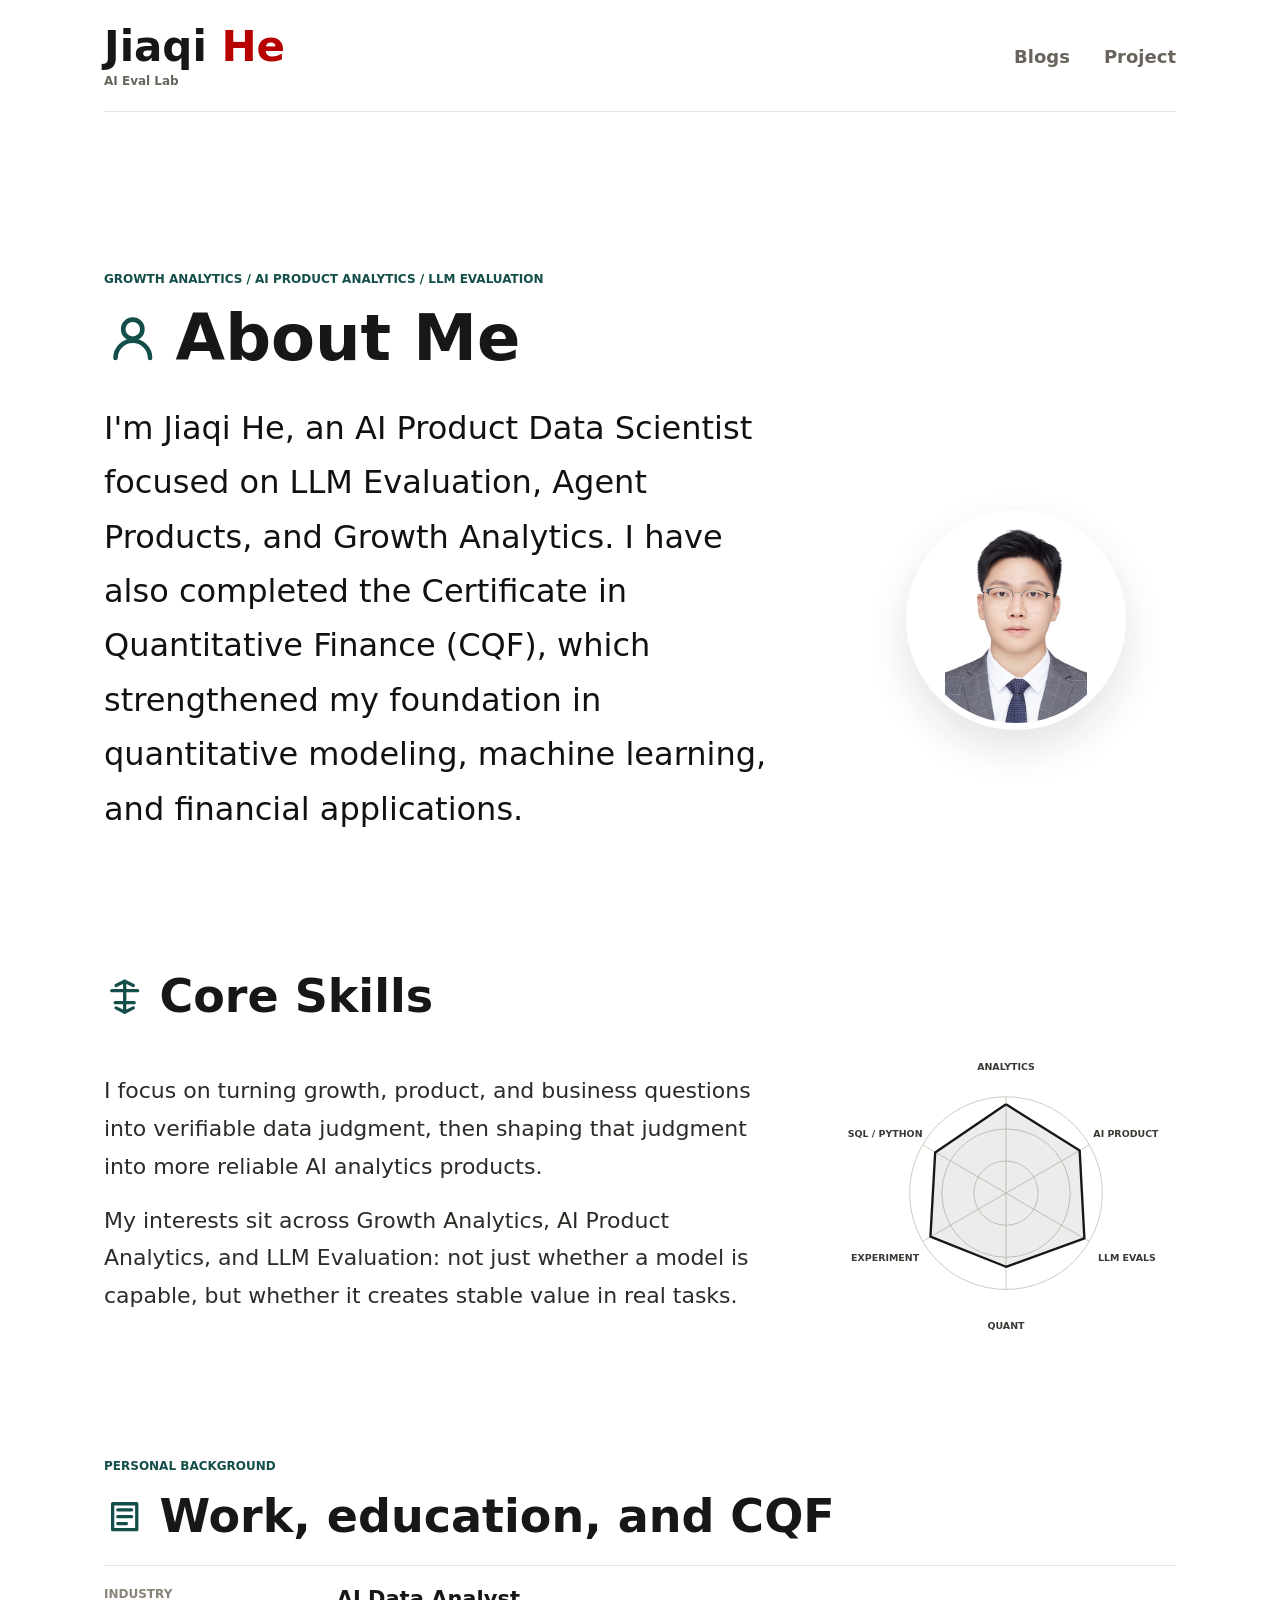
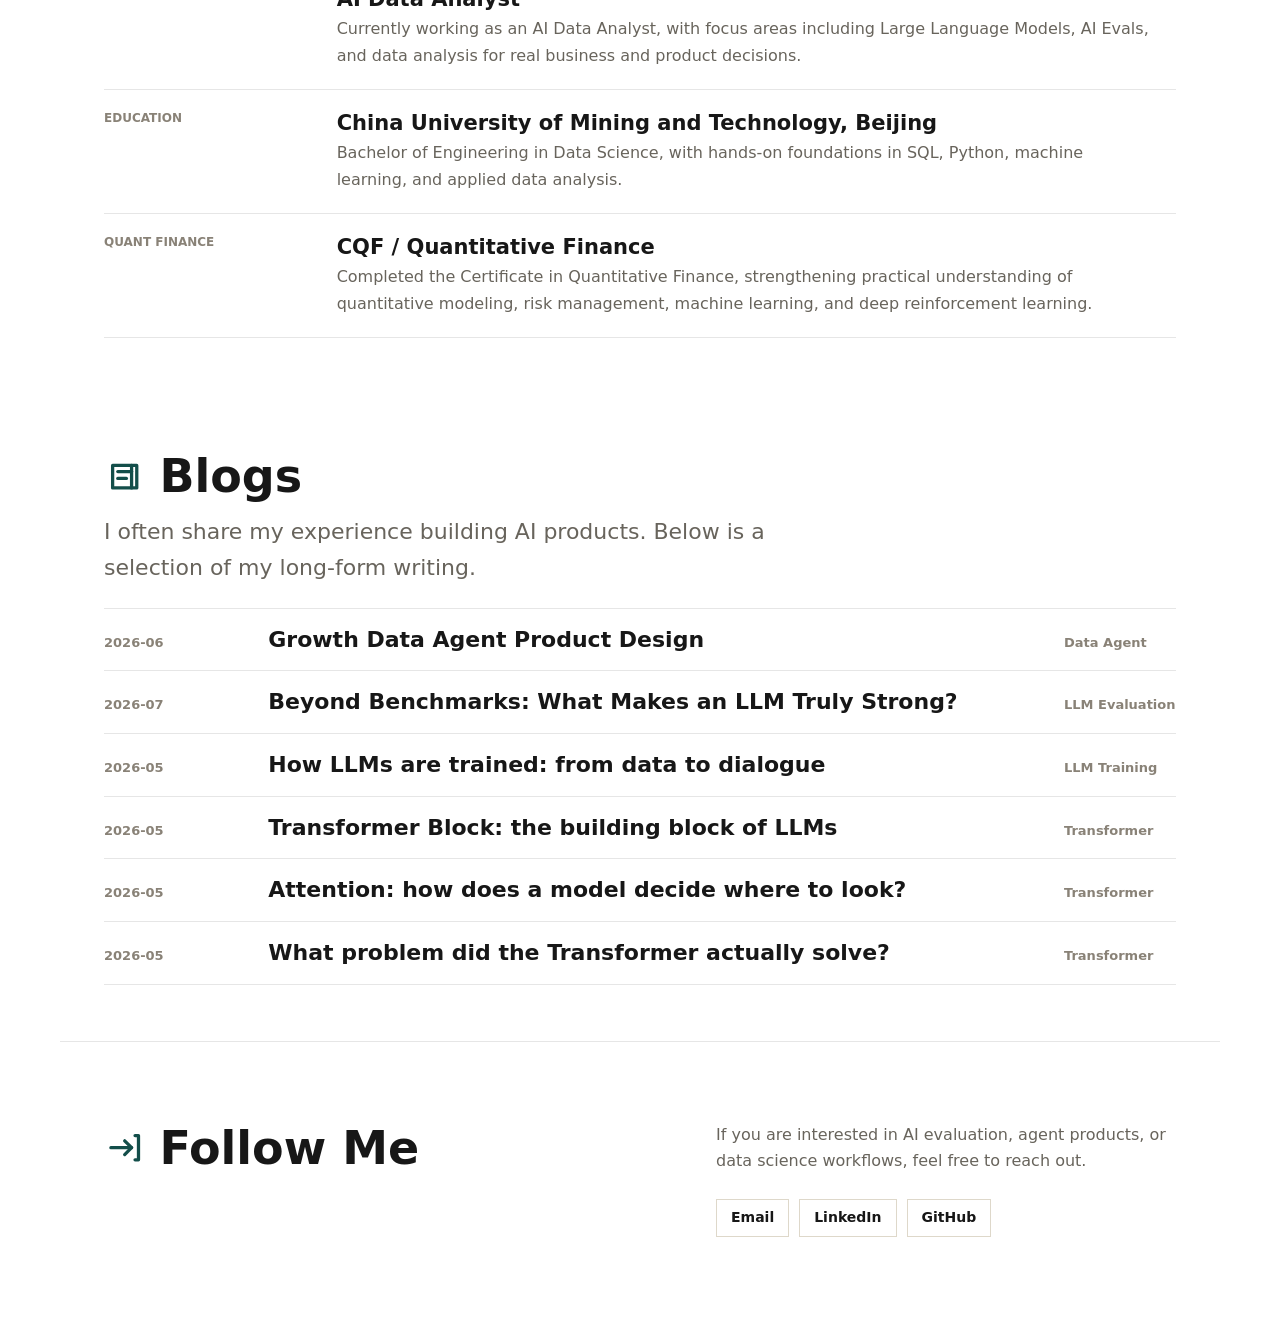
<file: index.html>
<!doctype html>
<html lang="en">
  <head>
    <meta charset="utf-8" />
    <meta name="viewport" content="width=device-width, initial-scale=1" />
    <title>Jiaqi He | AI Eval & Agent Research</title>
    <meta
      name="description"
      content="Data scientist and AI analyst focused on model evaluation, growth analytics, and practical AI products."
    />
    <link rel="stylesheet" href="site.css?v=20260524-c" />
  </head>
  <body>
    <header class="site-header">
      <a class="brand" href="index.html" aria-label="Back to home">
        <span>
          <strong><span>Jiaqi</span> <em>He</em></strong>
          <small>AI Eval Lab</small>
        </span>
      </a>
      <nav class="nav" aria-label="Main navigation">
        <a href="blogs.html">Blogs</a>
        <a href="projects.html">Project</a>
      </nav>
    </header>

    <main id="top">
      <section class="hero writer-hero" aria-labelledby="hero-title">
        <div class="hero-copy">
          <p class="eyebrow">Growth Analytics / AI Product Analytics / LLM Evaluation</p>
          <h1 id="hero-title" class="title-with-icon hero-title">
            <span class="title-icon" aria-hidden="true">
              <svg viewBox="0 0 24 24">
                <path d="M12 12a4 4 0 1 0 0-8 4 4 0 0 0 0 8Z" />
                <path d="M4.8 20a7.2 7.2 0 0 1 14.4 0" />
              </svg>
            </span>
            <span class="title-text">About Me</span>
          </h1>
          <p class="hero-lede">I'm Jiaqi He, an AI Product Data Scientist focused on LLM Evaluation, Agent Products, and Growth Analytics. I have also completed the Certificate in Quantitative Finance (CQF), which strengthened my foundation in quantitative modeling, machine learning, and financial applications.</p>
        </div>
        <div class="profile-panel">
          <img src="assets/images/profile-professional.jpg" alt="Jiaqi He professional portrait" />
        </div>
      </section>

      <section class="section text-section" aria-labelledby="skills-title">
        <h2 id="skills-title" class="title-with-icon">
          <span class="title-icon" aria-hidden="true">
            <svg viewBox="0 0 24 24">
              <path d="M12 3v18" />
              <path d="M4.5 8.5h15" />
              <path d="M6.5 15.5h11" />
              <path d="M7 5.5 12 3l5 2.5" />
              <path d="M7 18.5 12 21l5-2.5" />
            </svg>
          </span>
          <span class="title-text">Core Skills</span>
        </h2>
        <div class="skills-overview">
          <div class="text-stack">
            <p>I focus on turning growth, product, and business questions into verifiable data judgment, then shaping that judgment into more reliable AI analytics products.</p>
            <p>My interests sit across Growth Analytics, AI Product Analytics, and LLM Evaluation: not just whether a model is capable, but whether it creates stable value in real tasks.</p>
          </div>
          <figure class="skill-radar" aria-label="Skill matrix radar chart">
            <svg viewBox="0 0 360 320" role="img" aria-labelledby="skill-radar-title skill-radar-desc">
              <title id="skill-radar-title">Skill Matrix</title>
              <desc id="skill-radar-desc">Radar chart showing strengths across analytics, AI product, LLM evaluation, quantitative modeling, experimentation, and SQL or Python.</desc>
              <g class="radar-grid">
                <circle cx="180" cy="160" r="34" />
                <circle cx="180" cy="160" r="68" />
                <circle cx="180" cy="160" r="102" />
                <line x1="180" y1="160" x2="180" y2="58" />
                <line x1="180" y1="160" x2="268" y2="109" />
                <line x1="180" y1="160" x2="268" y2="211" />
                <line x1="180" y1="160" x2="180" y2="262" />
                <line x1="180" y1="160" x2="92" y2="211" />
                <line x1="180" y1="160" x2="92" y2="109" />
              </g>
              <polygon class="radar-area" points="180,66 258,115 263,208 180,238 100,206 105,117" />
              <polyline class="radar-line" points="180,66 258,115 263,208 180,238 100,206 105,117 180,66" />
              <g class="radar-labels">
                <text x="180" y="30" text-anchor="middle">Analytics</text>
                <text x="307" y="101" text-anchor="middle">AI Product</text>
                <text x="308" y="232" text-anchor="middle">LLM Evals</text>
                <text x="180" y="304" text-anchor="middle">Quant</text>
                <text x="52" y="232" text-anchor="middle">Experiment</text>
                <text x="52" y="101" text-anchor="middle">SQL / Python</text>
              </g>
            </svg>
          </figure>
        </div>
      </section>

      <section class="section compact-section" aria-labelledby="background-title">
        <div class="section-heading">
          <p class="section-kicker">Personal Background</p>
          <h2 id="background-title" class="title-with-icon">
            <span class="title-icon" aria-hidden="true">
              <svg viewBox="0 0 24 24">
                <path d="M5 4.5h14v15H5z" />
                <path d="M8 8h8" />
                <path d="M8 12h8" />
                <path d="M8 16h5" />
              </svg>
            </span>
            <span class="title-text">Work, education, and CQF</span>
          </h2>
        </div>
        <div class="info-list">
          <article class="info-row">
            <span class="info-meta">Industry</span>
            <div>
              <h3>AI Data Analyst</h3>
              <p>Currently working as an AI Data Analyst, with focus areas including Large Language Models, AI Evals, and data analysis for real business and product decisions.</p>
            </div>
          </article>
          <article class="info-row">
            <span class="info-meta">Education</span>
            <div>
              <h3>China University of Mining and Technology, Beijing</h3>
              <p>Bachelor of Engineering in Data Science, with hands-on foundations in SQL, Python, machine learning, and applied data analysis.</p>
            </div>
          </article>
          <article class="info-row">
            <span class="info-meta">Quant Finance</span>
            <div>
              <h3>CQF / Quantitative Finance</h3>
              <p>Completed the Certificate in Quantitative Finance, strengthening practical understanding of quantitative modeling, risk management, machine learning, and deep reinforcement learning.</p>
            </div>
          </article>
        </div>
      </section>

      <section class="section compact-section" aria-labelledby="selected-blogs-title">
        <div class="section-heading">
          <h2 id="selected-blogs-title" class="title-with-icon">
            <span class="title-icon" aria-hidden="true">
              <svg viewBox="0 0 24 24">
                <path d="M5 5.5h14v13H5z" />
                <path d="M8 9h8" />
                <path d="M8 13h5" />
                <path d="M16 5.5v13" />
              </svg>
            </span>
            <span class="title-text">Blogs</span>
          </h2>
          <p class="section-intro">I often share my experience building AI products. Below is a selection of my long-form writing.</p>
        </div>
        <div class="post-table">
          <a class="post-row" href="articles/data-agent-product-design.html">
            <time>2026-06</time>
            <span>Growth Data Agent Product Design</span>
            <em>Data Agent</em>
          </a>
          <a class="post-row" href="articles/model-evaluation.html">
            <time>2026-07</time>
            <span>Beyond Benchmarks: What Makes an LLM Truly Strong?</span>
            <em>LLM Evaluation</em>
          </a>
          <a class="post-row" href="articles/llm-training.html">
            <time>2026-05</time>
            <span>How LLMs are trained: from data to dialogue</span>
            <em>LLM Training</em>
          </a>
          <a class="post-row" href="articles/transformer-block.html">
            <time>2026-05</time>
            <span>Transformer Block: the building block of LLMs</span>
            <em>Transformer</em>
          </a>
          <a class="post-row" href="articles/attention.html">
            <time>2026-05</time>
            <span>Attention: how does a model decide where to look?</span>
            <em>Transformer</em>
          </a>
          <a class="post-row" href="articles/transformer.html">
            <time>2026-05</time>
            <span>What problem did the Transformer actually solve?</span>
            <em>Transformer</em>
          </a>
        </div>
      </section>
    </main>

    <footer class="site-footer" id="contact">
      <div>
        <h2 class="title-with-icon">
          <span class="title-icon" aria-hidden="true">
            <svg viewBox="0 0 24 24">
              <path d="M4 12h12" />
              <path d="m12 8 4 4-4 4" />
              <path d="M18 5h2v14h-2" />
            </svg>
          </span>
          <span class="title-text">Follow Me</span>
        </h2>
      </div>
      <div class="contact-panel">
        <p class="contact-copy">If you are interested in AI evaluation, agent products, or data science workflows, feel free to reach out.</p>
        <div class="contact-actions" aria-label="Contact links">
          <a href="mailto:hejiaqi0318@163.com">Email</a>
          <a href="https://www.linkedin.com/in/jiaqihe-ai" target="_blank" rel="noreferrer">LinkedIn</a>
          <a href="https://github.com/hejiaqi0318" target="_blank" rel="noreferrer">GitHub</a>
        </div>
      </div>
    </footer>
  </body>
</html>
</file>
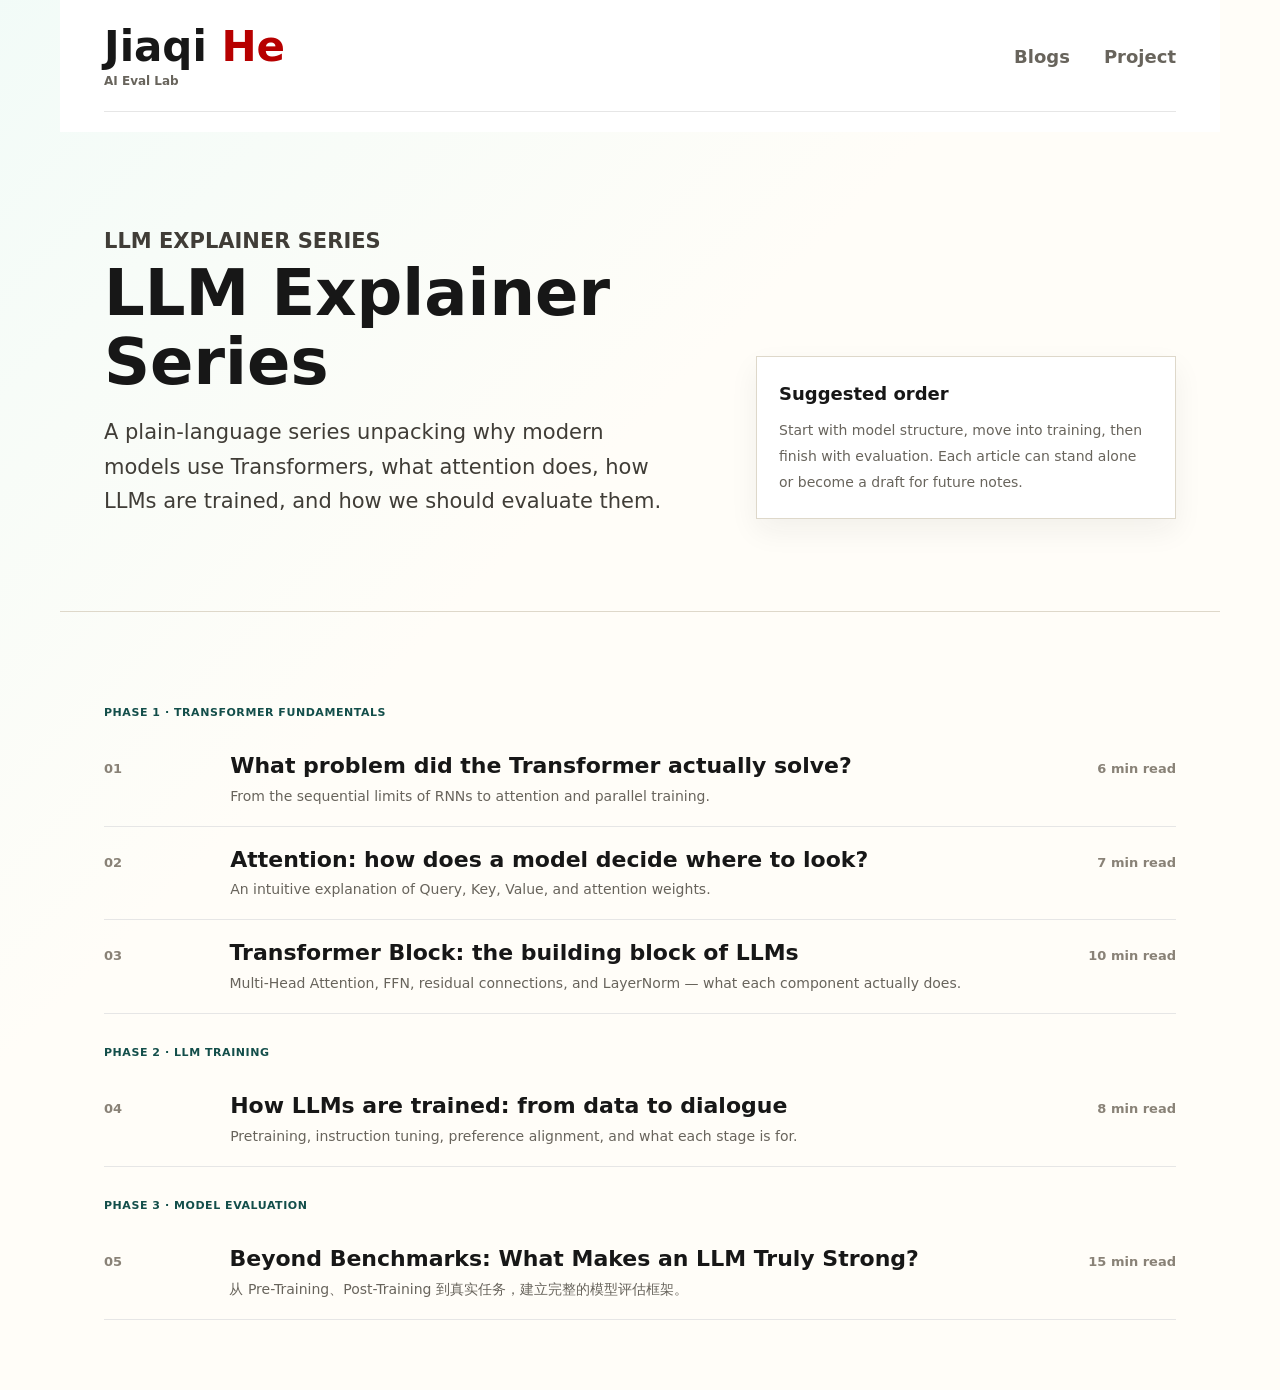
<file: articles/index.html>
<!doctype html>
<html lang="en">
  <head>
    <meta charset="utf-8" />
    <meta name="viewport" content="width=device-width, initial-scale=1" />
    <title>LLM Explainer Series | Jiaqi He</title>
    <meta
      name="description"
      content="An explainer series on Transformers, attention, LLM training, and model evaluation."
    />
    <link rel="stylesheet" href="../site.css?v=20260524-c" />
  </head>
  <body class="series-shell">
    <header class="site-header">
      <a class="brand" href="../index.html" aria-label="Back to home">
        <span>
          <strong><span>Jiaqi</span> <em>He</em></strong>
          <small>AI Eval Lab</small>
        </span>
      </a>
      <nav class="nav" aria-label="Main navigation">
        <a href="../blogs.html">Blogs</a>
        <a href="../projects.html">Project</a>
      </nav>
    </header>

    <main>
      <section class="series-hero" aria-labelledby="series-title">
        <div>
          <p class="section-kicker">LLM Explainer Series</p>
          <h1 id="series-title">LLM Explainer Series</h1>
          <p>A plain-language series unpacking why modern models use Transformers, what attention does, how LLMs are trained, and how we should evaluate them.</p>
        </div>
        <aside class="series-note" aria-label="Series note">
          <strong>Suggested order</strong>
          <span>Start with model structure, move into training, then finish with evaluation. Each article can stand alone or become a draft for future notes.</span>
        </aside>
      </section>

      <section class="article-list" aria-label="Article list">
        <div class="series-phase">
          <p class="series-phase-label">Phase 1 · Transformer fundamentals</p>

          <a class="article-card" href="transformer.html">
            <span class="article-card-index">01</span>
            <div>
              <h2>What problem did the Transformer actually solve?</h2>
              <p>From the sequential limits of RNNs to attention and parallel training.</p>
            </div>
            <span class="read-time">6 min read</span>
          </a>

          <a class="article-card" href="attention.html">
            <span class="article-card-index">02</span>
            <div>
              <h2>Attention: how does a model decide where to look?</h2>
              <p>An intuitive explanation of Query, Key, Value, and attention weights.</p>
            </div>
            <span class="read-time">7 min read</span>
          </a>

          <a class="article-card" href="transformer-block.html">
            <span class="article-card-index">03</span>
            <div>
              <h2>Transformer Block: the building block of LLMs</h2>
              <p>Multi-Head Attention, FFN, residual connections, and LayerNorm — what each component actually does.</p>
            </div>
            <span class="read-time">10 min read</span>
          </a>
        </div>

        <div class="series-phase">
          <p class="series-phase-label">Phase 2 · LLM training</p>

          <a class="article-card" href="llm-training.html">
            <span class="article-card-index">04</span>
            <div>
              <h2>How LLMs are trained: from data to dialogue</h2>
              <p>Pretraining, instruction tuning, preference alignment, and what each stage is for.</p>
            </div>
            <span class="read-time">8 min read</span>
          </a>
        </div>

        <div class="series-phase">
          <p class="series-phase-label">Phase 3 · Model evaluation</p>

          <a class="article-card" href="model-evaluation.html">
            <span class="article-card-index">05</span>
            <div>
              <h2>Beyond Benchmarks: What Makes an LLM Truly Strong?</h2>
              <p>从 Pre-Training、Post-Training 到真实任务，建立完整的模型评估框架。</p>
            </div>
            <span class="read-time">15 min read</span>
          </a>
        </div>
      </section>
    </main>
  </body>
</html>
</file>
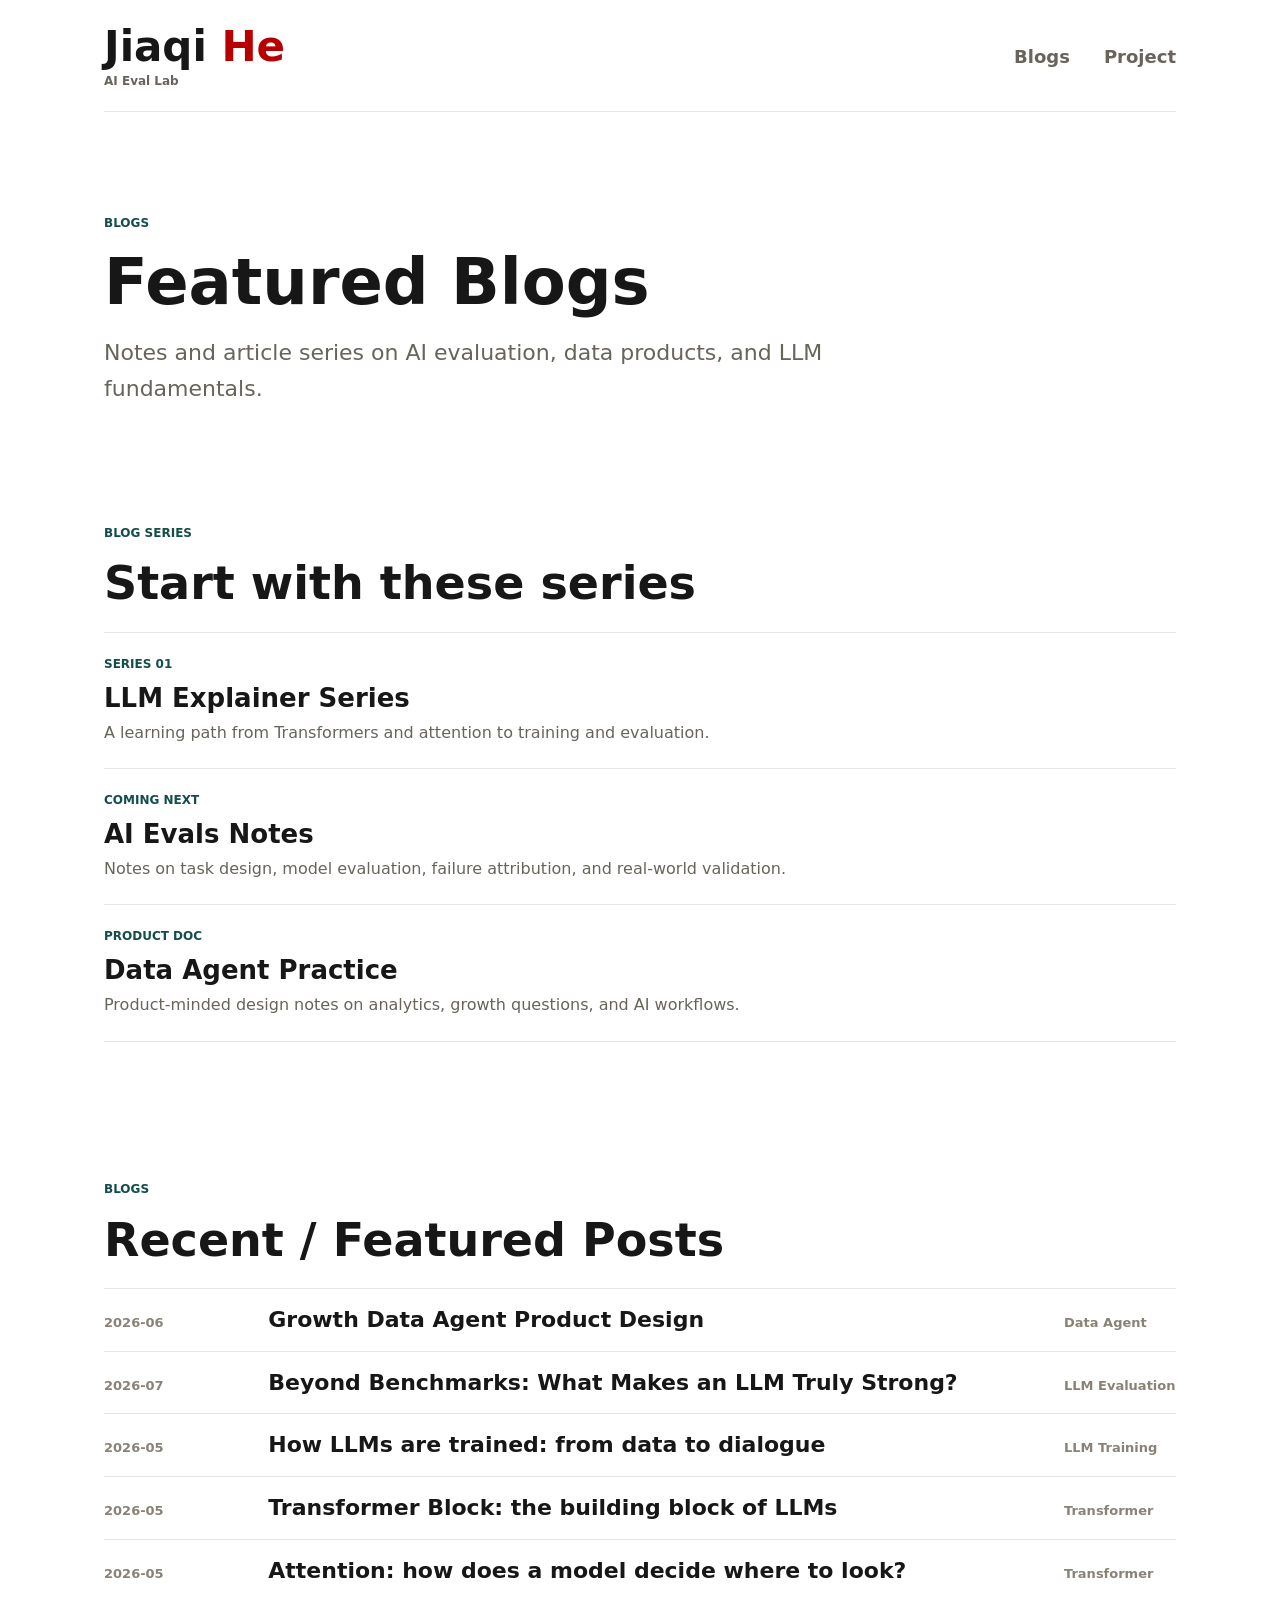
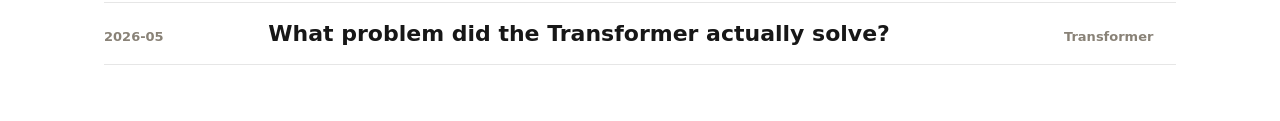
<file: blogs.html>
<!doctype html>
<html lang="en">
  <head>
    <meta charset="utf-8" />
    <meta name="viewport" content="width=device-width, initial-scale=1" />
    <title>Blogs | Jiaqi He</title>
    <meta
      name="description"
      content="Notes and articles on AI evaluation, data products, and LLM fundamentals."
    />
    <link rel="stylesheet" href="site.css?v=20260524-c" />
  </head>
  <body>
    <header class="site-header">
      <a class="brand" href="index.html" aria-label="Back to home">
        <span>
          <strong><span>Jiaqi</span> <em>He</em></strong>
          <small>AI Eval Lab</small>
        </span>
      </a>
      <nav class="nav" aria-label="Main navigation">
        <a href="blogs.html">Blogs</a>
        <a href="projects.html">Project</a>
      </nav>
    </header>

    <main>
      <section class="section page-intro" aria-labelledby="blogs-title">
        <p class="section-kicker">Blogs</p>
        <h1 id="blogs-title">Featured Blogs</h1>
        <p>Notes and article series on AI evaluation, data products, and LLM fundamentals.</p>
      </section>

      <section class="section start-section" aria-labelledby="series-title">
        <div class="section-heading">
          <p class="section-kicker">Blog Series</p>
          <h2 id="series-title">Start with these series</h2>
        </div>
        <div class="series-home-grid">
          <a class="series-home-card" href="articles/">
            <span>Series 01</span>
            <strong>LLM Explainer Series</strong>
            <p>A learning path from Transformers and attention to training and evaluation.</p>
          </a>
          <article class="series-home-card">
            <span>Coming next</span>
            <strong>AI Evals Notes</strong>
            <p>Notes on task design, model evaluation, failure attribution, and real-world validation.</p>
          </article>
          <a class="series-home-card" href="articles/data-agent-product-design.html">
            <span>Product Doc</span>
            <strong>Data Agent Practice</strong>
            <p>Product-minded design notes on analytics, growth questions, and AI workflows.</p>
          </a>
        </div>
      </section>

      <section class="section compact-section" aria-labelledby="featured-title">
        <div class="section-heading">
          <p class="section-kicker">Blogs</p>
          <h2 id="featured-title">Recent / Featured Posts</h2>
        </div>

        <div class="post-table">
          <a class="post-row" href="articles/data-agent-product-design.html">
            <time>2026-06</time>
            <span>Growth Data Agent Product Design</span>
            <em>Data Agent</em>
          </a>
          <a class="post-row" href="articles/model-evaluation.html">
            <time>2026-07</time>
            <span>Beyond Benchmarks: What Makes an LLM Truly Strong?</span>
            <em>LLM Evaluation</em>
          </a>
          <a class="post-row" href="articles/llm-training.html">
            <time>2026-05</time>
            <span>How LLMs are trained: from data to dialogue</span>
            <em>LLM Training</em>
          </a>
          <a class="post-row" href="articles/transformer-block.html">
            <time>2026-05</time>
            <span>Transformer Block: the building block of LLMs</span>
            <em>Transformer</em>
          </a>
          <a class="post-row" href="articles/attention.html">
            <time>2026-05</time>
            <span>Attention: how does a model decide where to look?</span>
            <em>Transformer</em>
          </a>
          <a class="post-row" href="articles/transformer.html">
            <time>2026-05</time>
            <span>What problem did the Transformer actually solve?</span>
            <em>Transformer</em>
          </a>
        </div>
      </section>
    </main>

  </body>
</html>
</file>
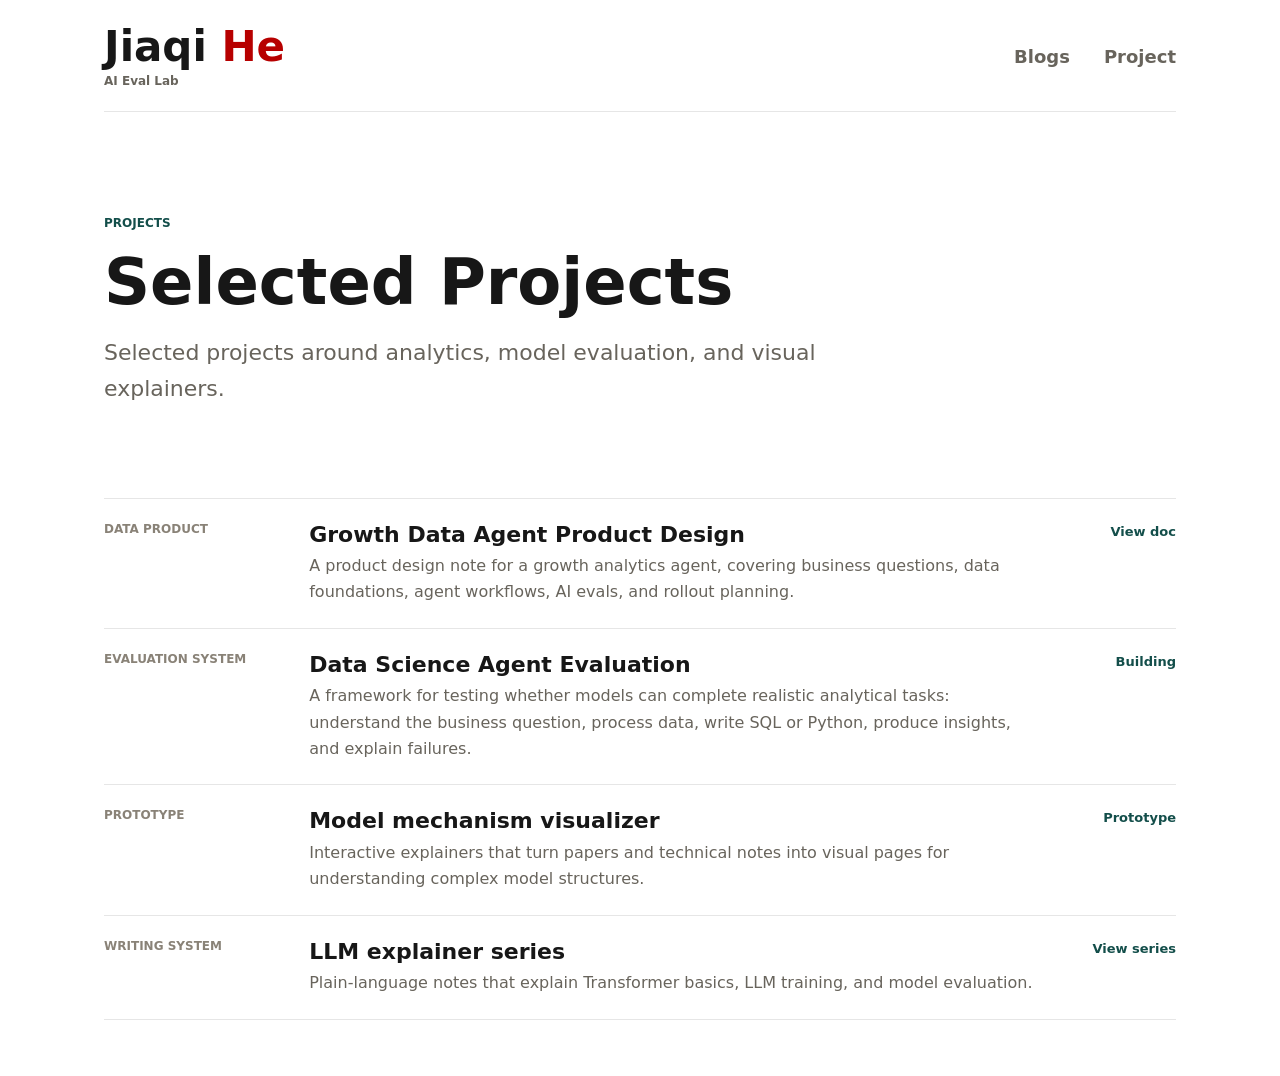
<file: projects.html>
<!doctype html>
<html lang="en">
  <head>
    <meta charset="utf-8" />
    <meta name="viewport" content="width=device-width, initial-scale=1" />
    <title>Projects | Jiaqi He</title>
    <meta
      name="description"
      content="Selected projects in AI evaluation, data analytics, and model visualization."
    />
    <link rel="stylesheet" href="site.css?v=20260524-c" />
  </head>
  <body>
    <header class="site-header">
      <a class="brand" href="index.html" aria-label="Back to home">
        <span>
          <strong><span>Jiaqi</span> <em>He</em></strong>
          <small>AI Eval Lab</small>
        </span>
      </a>
      <nav class="nav" aria-label="Main navigation">
        <a href="blogs.html">Blogs</a>
        <a href="projects.html">Project</a>
      </nav>
    </header>

    <main>
      <section class="section page-intro" aria-labelledby="projects-title">
        <p class="section-kicker">Projects</p>
        <h1 id="projects-title">Selected Projects</h1>
        <p>Selected projects around analytics, model evaluation, and visual explainers.</p>
      </section>

      <section class="section compact-section" aria-label="Selected projects">
        <div class="project-table">
          <article class="project-row">
            <span class="project-topic">Data Product</span>
            <div>
              <h2>Growth Data Agent Product Design</h2>
              <p>A product design note for a growth analytics agent, covering business questions, data foundations, agent workflows, AI evals, and rollout planning.</p>
            </div>
            <a class="project-status" href="articles/data-agent-product-design.html">View doc</a>
          </article>
          <article class="project-row">
            <span class="project-topic">Evaluation System</span>
            <div>
              <h2>Data Science Agent Evaluation</h2>
              <p>A framework for testing whether models can complete realistic analytical tasks: understand the business question, process data, write SQL or Python, produce insights, and explain failures.</p>
            </div>
            <span class="project-status">Building</span>
          </article>
          <article class="project-row">
            <span class="project-topic">Prototype</span>
            <div>
              <h2>Model mechanism visualizer</h2>
              <p>Interactive explainers that turn papers and technical notes into visual pages for understanding complex model structures.</p>
            </div>
            <span class="project-status">Prototype</span>
          </article>
          <article class="project-row">
            <span class="project-topic">Writing System</span>
            <div>
              <h2>LLM explainer series</h2>
              <p>Plain-language notes that explain Transformer basics, LLM training, and model evaluation.</p>
            </div>
            <a class="project-status" href="articles/">View series</a>
          </article>
        </div>
      </section>
    </main>

  </body>
</html>
</file>
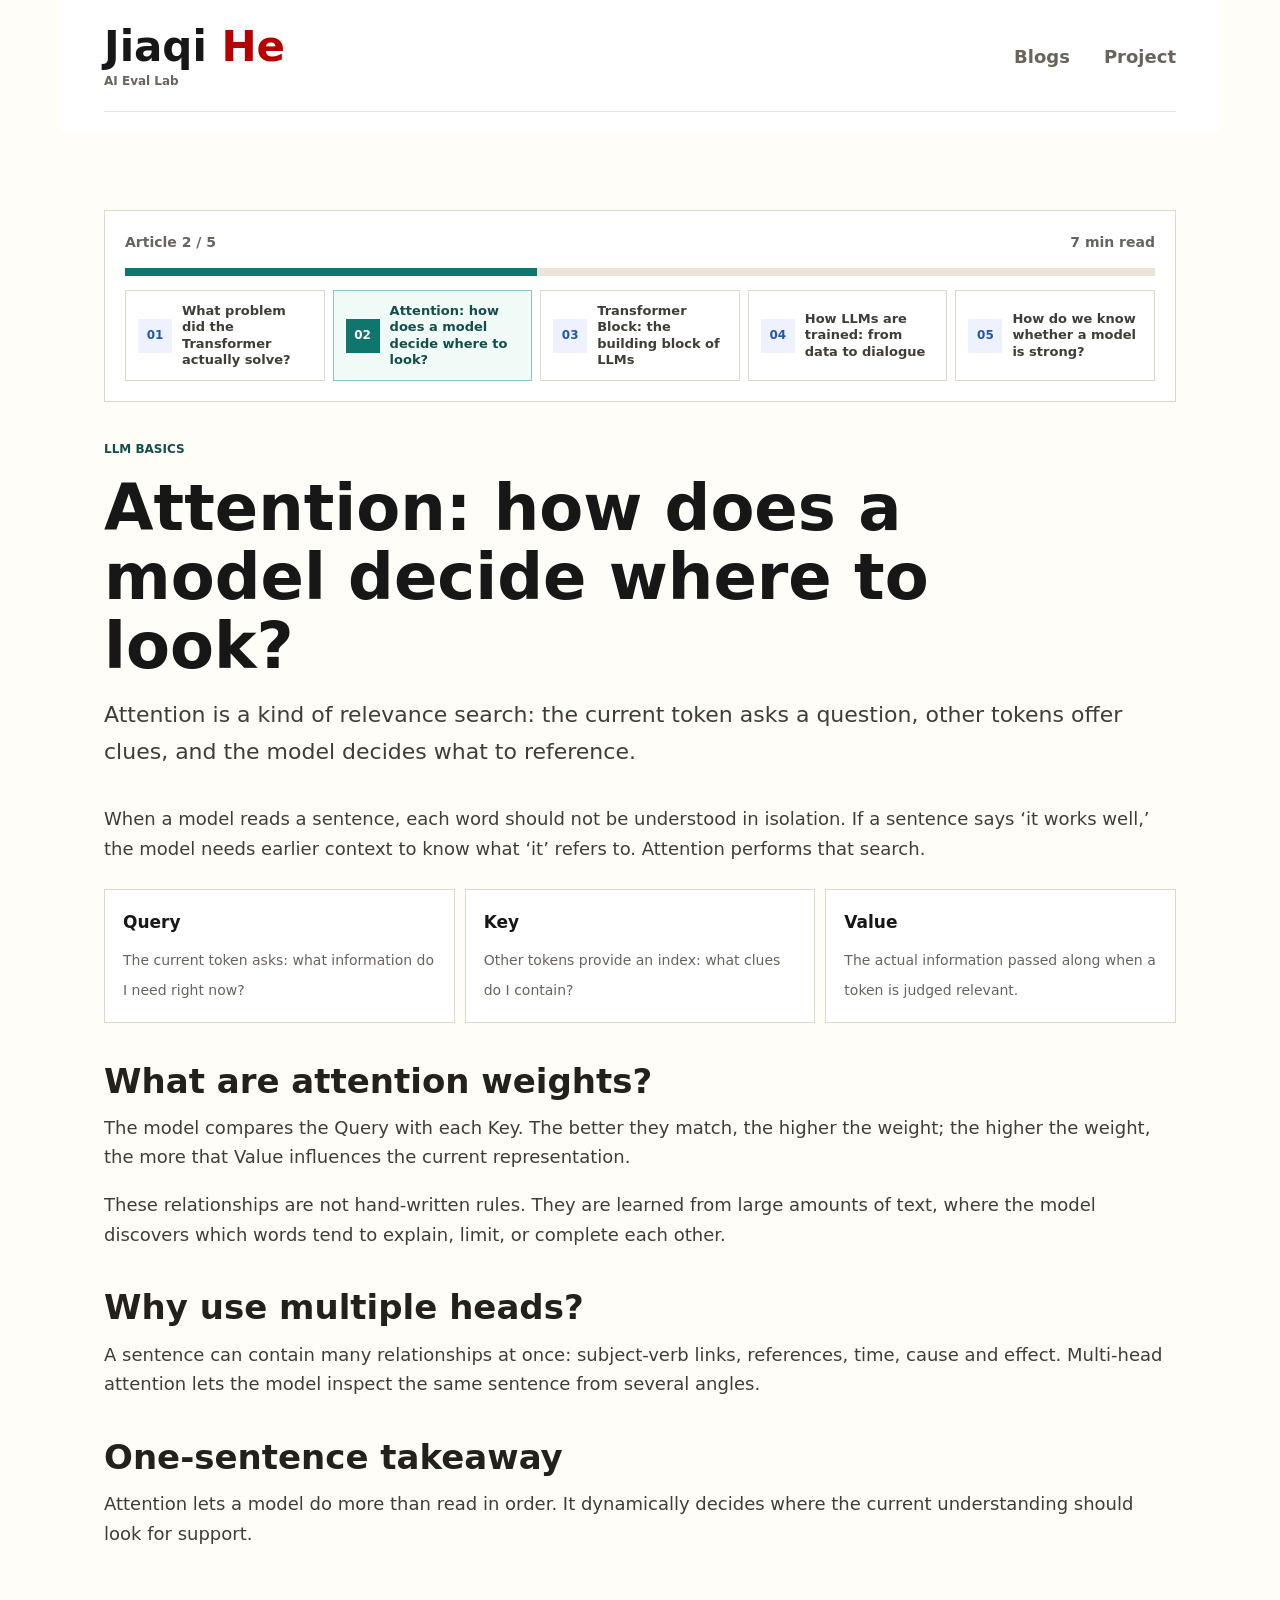
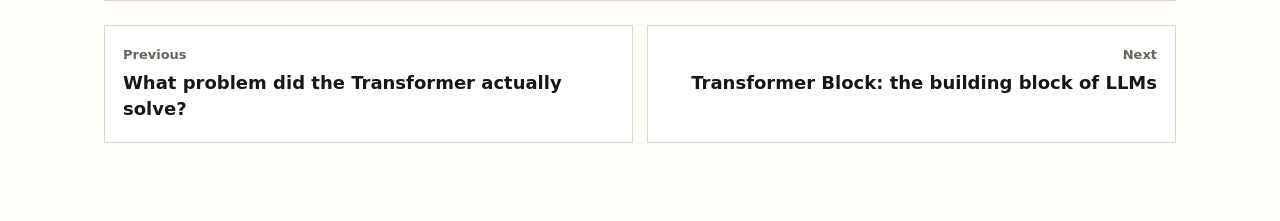
<file: articles/attention.html>
<!doctype html>
<html lang="en">
  <head>
    <meta charset="utf-8" />
    <meta name="viewport" content="width=device-width, initial-scale=1" />
    <title>Attention: how does a model decide where to look? | Jiaqi He</title>
    <meta
      name="description"
      content="An intuitive explanation of Query, Key, Value, and attention weights."
    />
    <link rel="stylesheet" href="../site.css?v=20260524-c" />
  </head>
  <body class="article-page">
    <header class="site-header">
      <a class="brand" href="../index.html" aria-label="Back to home">
        <span>
          <strong><span>Jiaqi</span> <em>He</em></strong>
          <small>AI Eval Lab</small>
        </span>
      </a>
      <nav class="nav" aria-label="Main navigation">
        <a href="../blogs.html">Blogs</a>
        <a href="../projects.html">Project</a>
      </nav>
    </header>

    <main class="article-layout">
      <section class="series-progress" aria-label="Series progress">
        <div class="progress-meta">
          <span>Article 2 / 5</span>
          <span>7 min read</span>
        </div>
        <div class="progress-track" aria-hidden="true">
          <div class="progress-fill" style="width: 40%"></div>
        </div>
        <div class="series-steps">
          <a href="transformer.html">
            <span class="step-index">01</span>
            <span class="step-title">What problem did the Transformer actually solve?</span>
          </a>
          <a class="active" href="attention.html">
            <span class="step-index">02</span>
            <span class="step-title">Attention: how does a model decide where to look?</span>
          </a>
          <a href="transformer-block.html">
            <span class="step-index">03</span>
            <span class="step-title">Transformer Block: the building block of LLMs</span>
          </a>
          <a href="llm-training.html">
            <span class="step-index">04</span>
            <span class="step-title">How LLMs are trained: from data to dialogue</span>
          </a>
          <a href="model-evaluation.html">
            <span class="step-index">05</span>
            <span class="step-title">How do we know whether a model is strong?</span>
          </a>
        </div>
      </section>

      <article>
        <header class="article-header">
          <p class="section-kicker">LLM Basics</p>
          <h1>Attention: how does a model decide where to look?</h1>
          <p class="article-summary">Attention is a kind of relevance search: the current token asks a question, other tokens offer clues, and the model decides what to reference.</p>
        </header>

        <div class="article-body">
          <p>When a model reads a sentence, each word should not be understood in isolation. If a sentence says ‘it works well,’ the model needs earlier context to know what ‘it’ refers to. Attention performs that search.</p>

          <div class="concept-map" aria-label="QKV intuition">
            <div class="concept-node">
              <strong>Query</strong>
              <span>The current token asks: what information do I need right now?</span>
            </div>
            <div class="concept-node">
              <strong>Key</strong>
              <span>Other tokens provide an index: what clues do I contain?</span>
            </div>
            <div class="concept-node">
              <strong>Value</strong>
              <span>The actual information passed along when a token is judged relevant.</span>
            </div>
          </div>

          <h2>What are attention weights?</h2>
          <p>The model compares the Query with each Key. The better they match, the higher the weight; the higher the weight, the more that Value influences the current representation.</p>
          <p>These relationships are not hand-written rules. They are learned from large amounts of text, where the model discovers which words tend to explain, limit, or complete each other.</p>

          <h2>Why use multiple heads?</h2>
          <p>A sentence can contain many relationships at once: subject-verb links, references, time, cause and effect. Multi-head attention lets the model inspect the same sentence from several angles.</p>

          <h2>One-sentence takeaway</h2>
          <p>Attention lets a model do more than read in order. It dynamically decides where the current understanding should look for support.</p>
        </div>
      </article>

      <nav class="article-nav" aria-label="Article navigation">
        <a href="transformer.html">
          <span>Previous</span>
          <strong>What problem did the Transformer actually solve?</strong>
        </a>
        <a href="transformer-block.html">
          <span>Next</span>
          <strong>Transformer Block: the building block of LLMs</strong>
        </a>
      </nav>
    </main>
  </body>
</html>
</file>
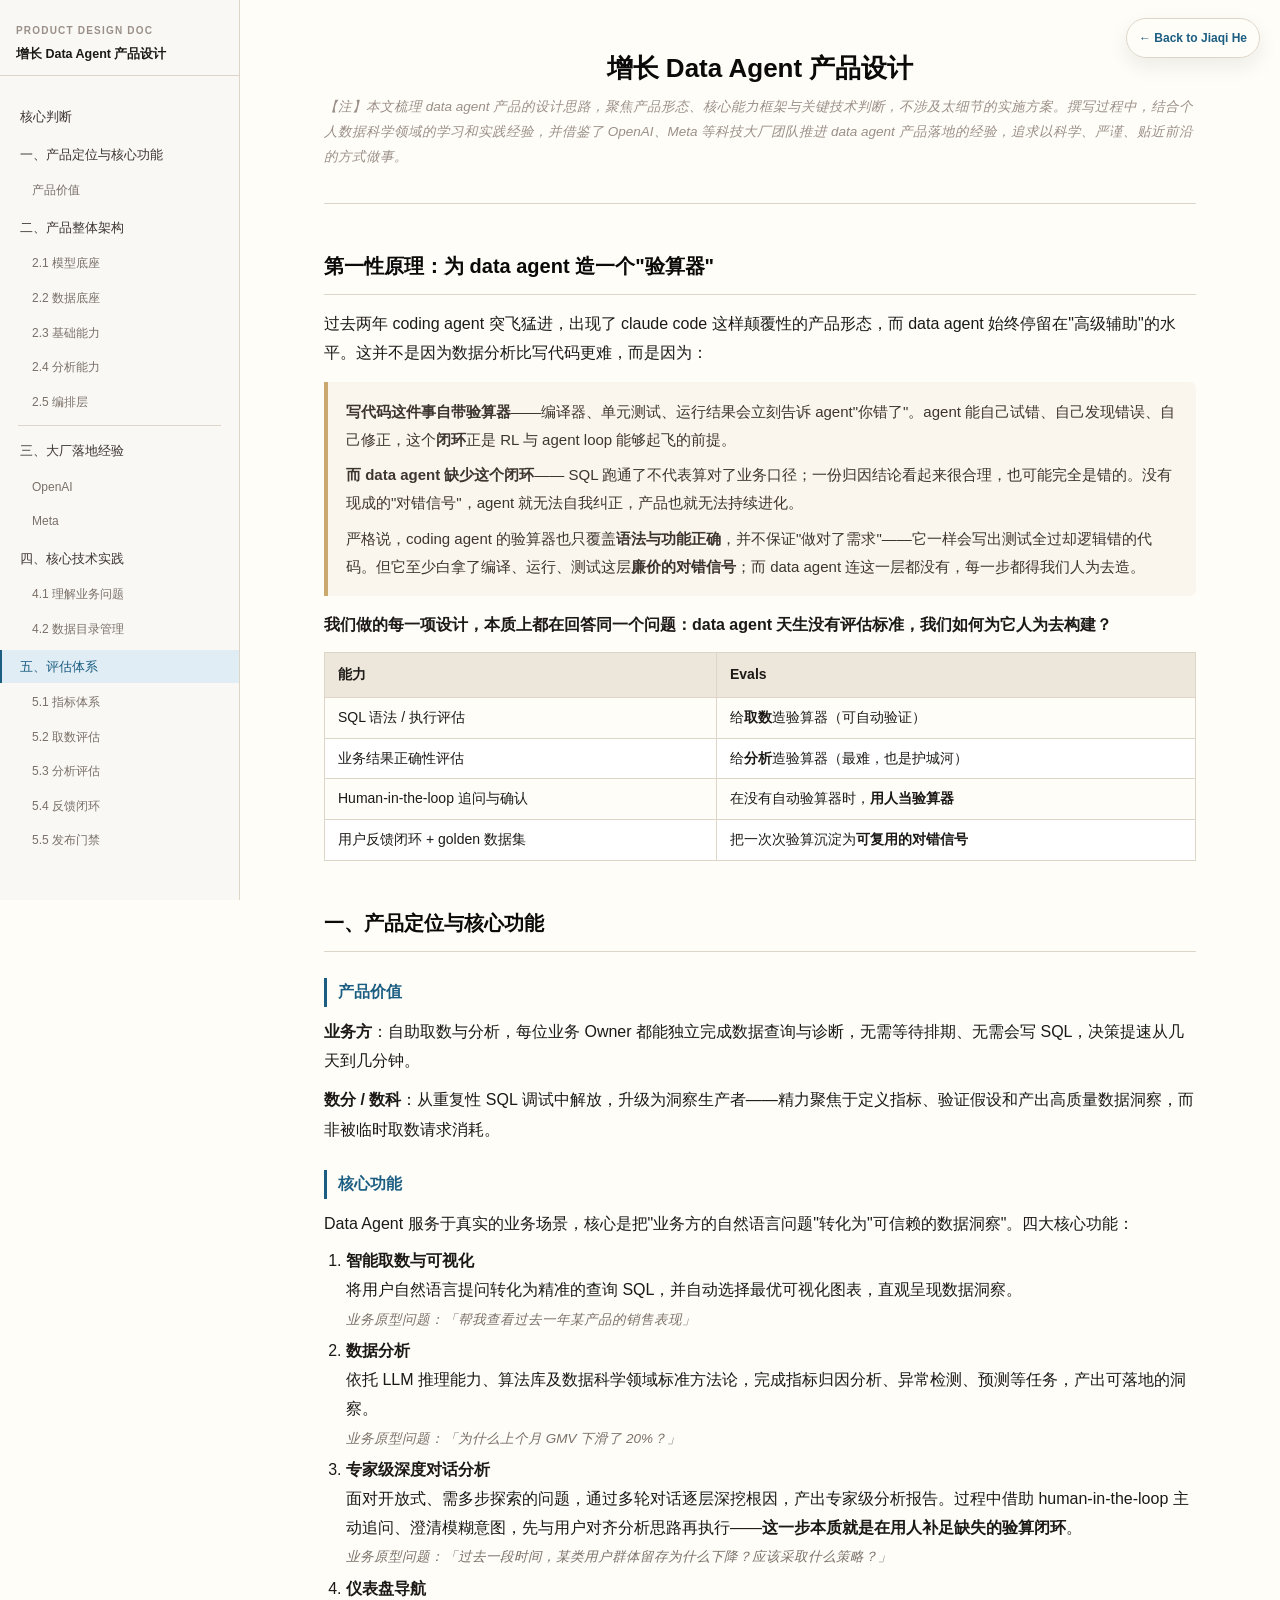
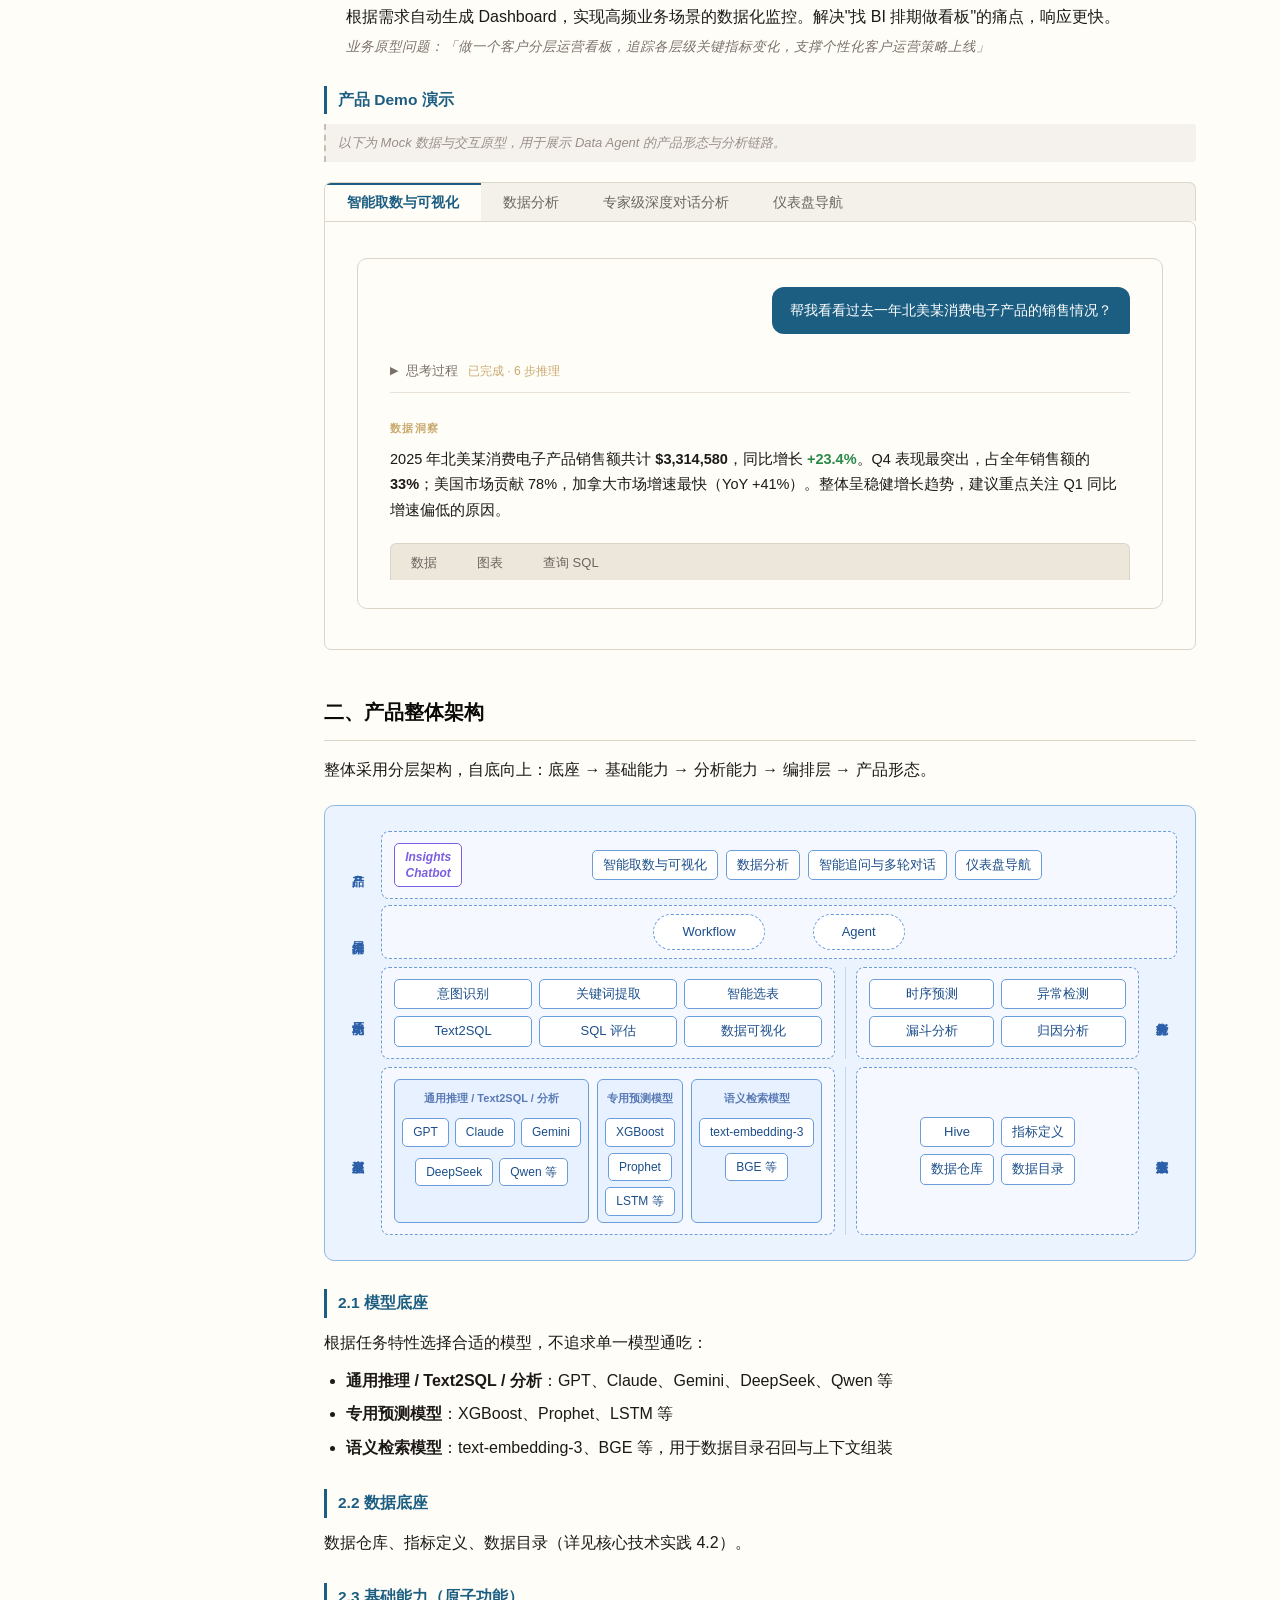
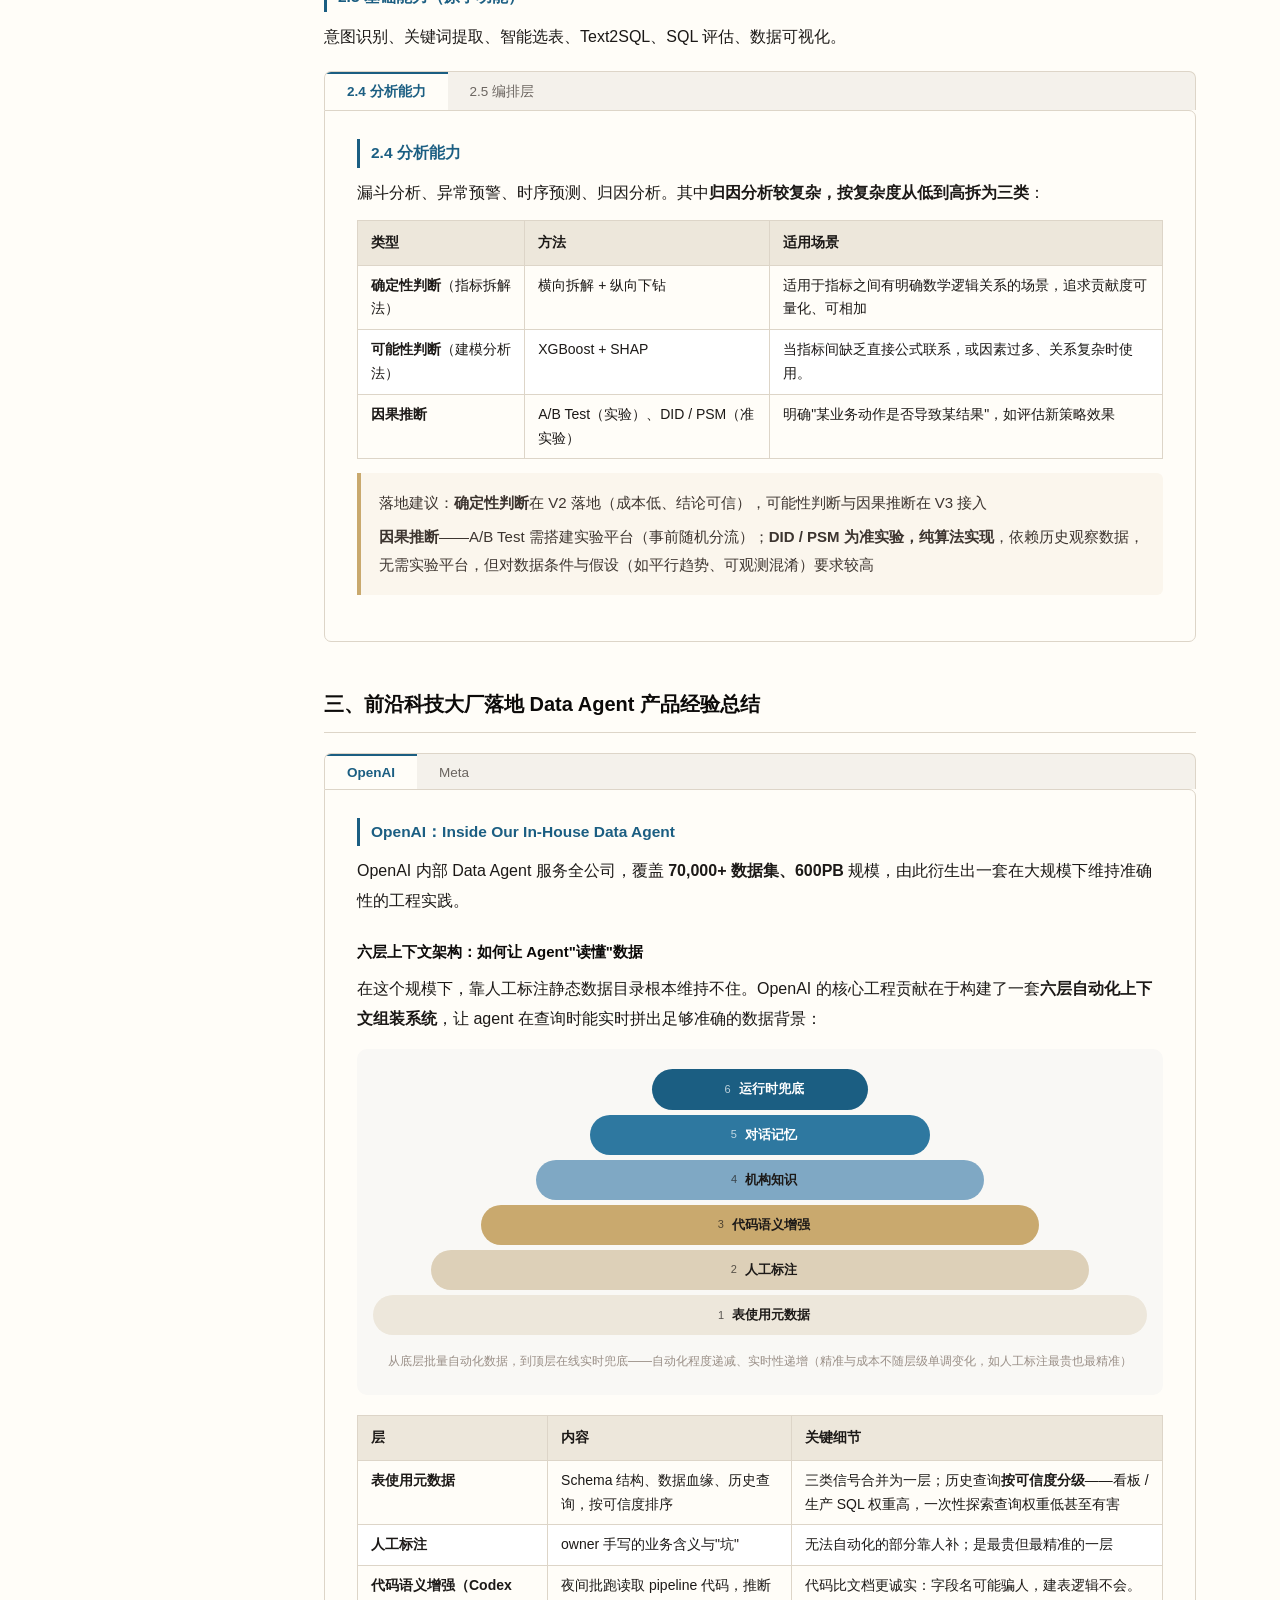
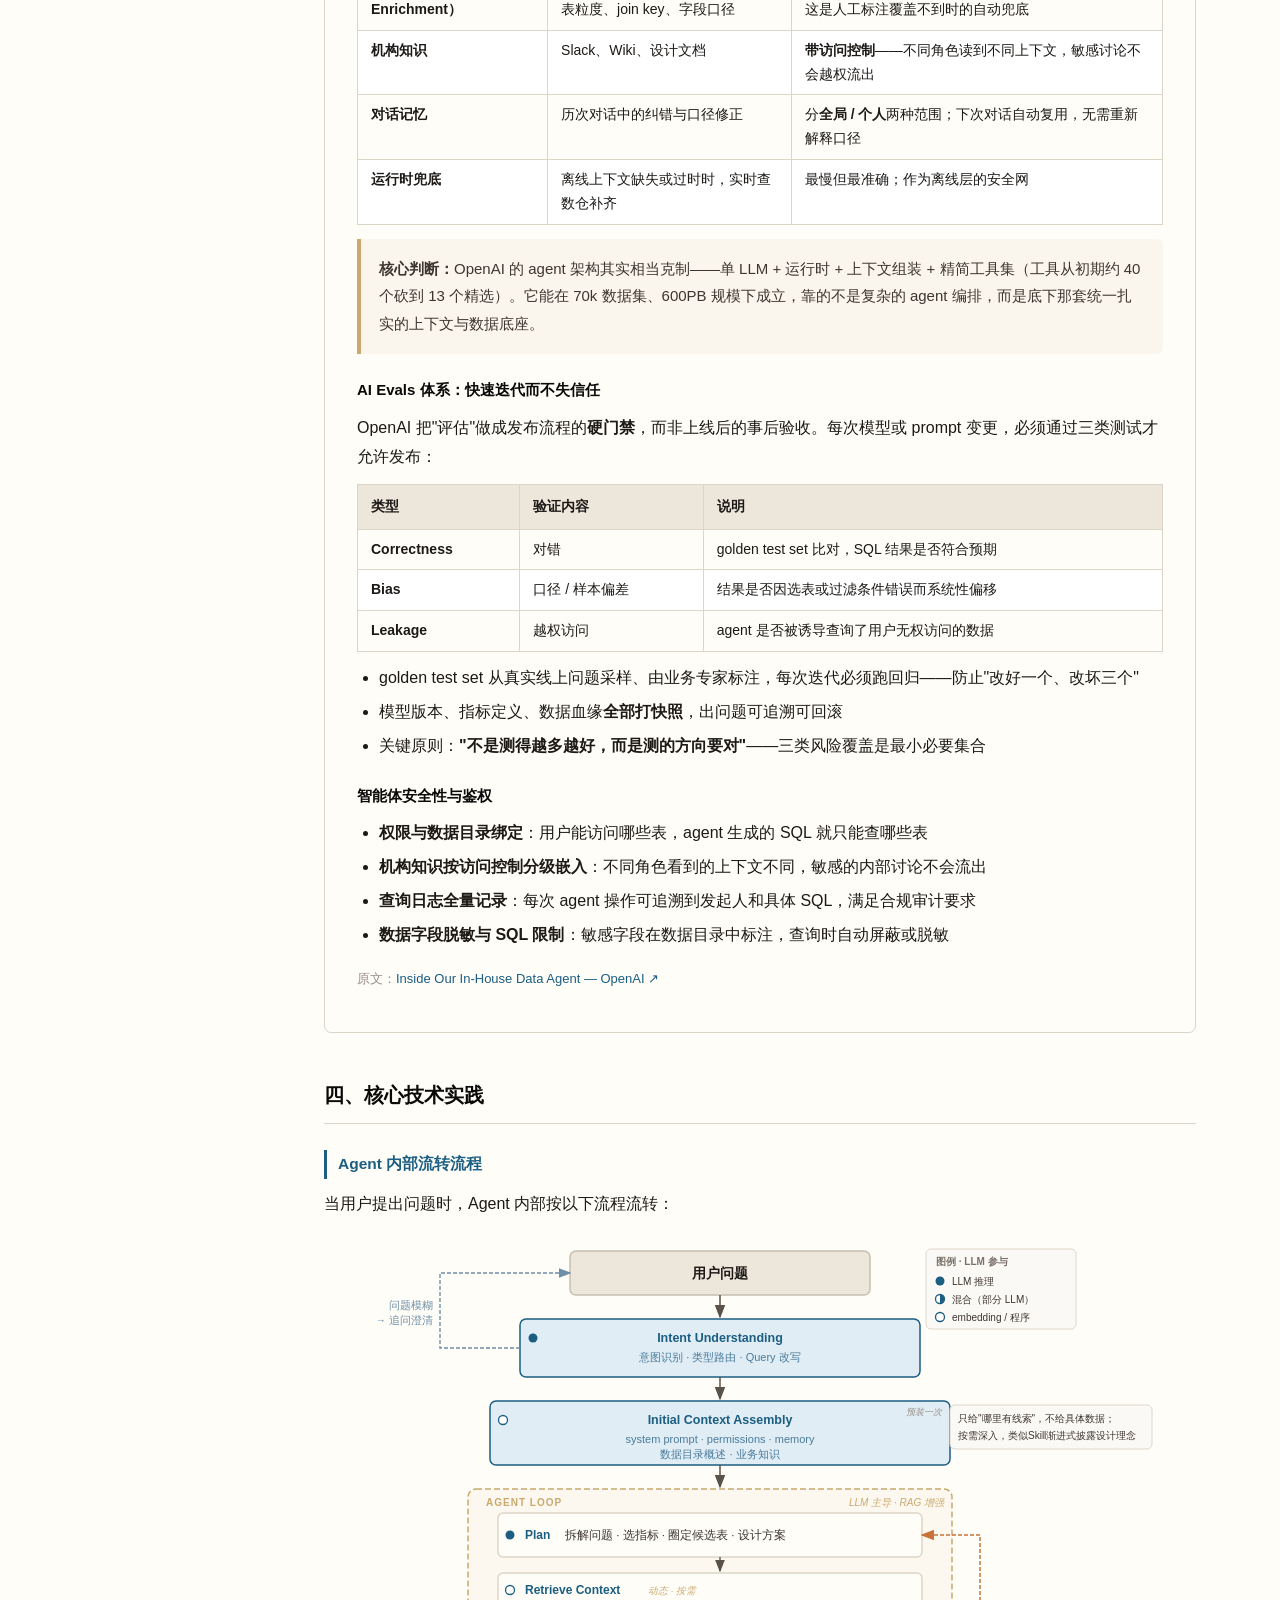
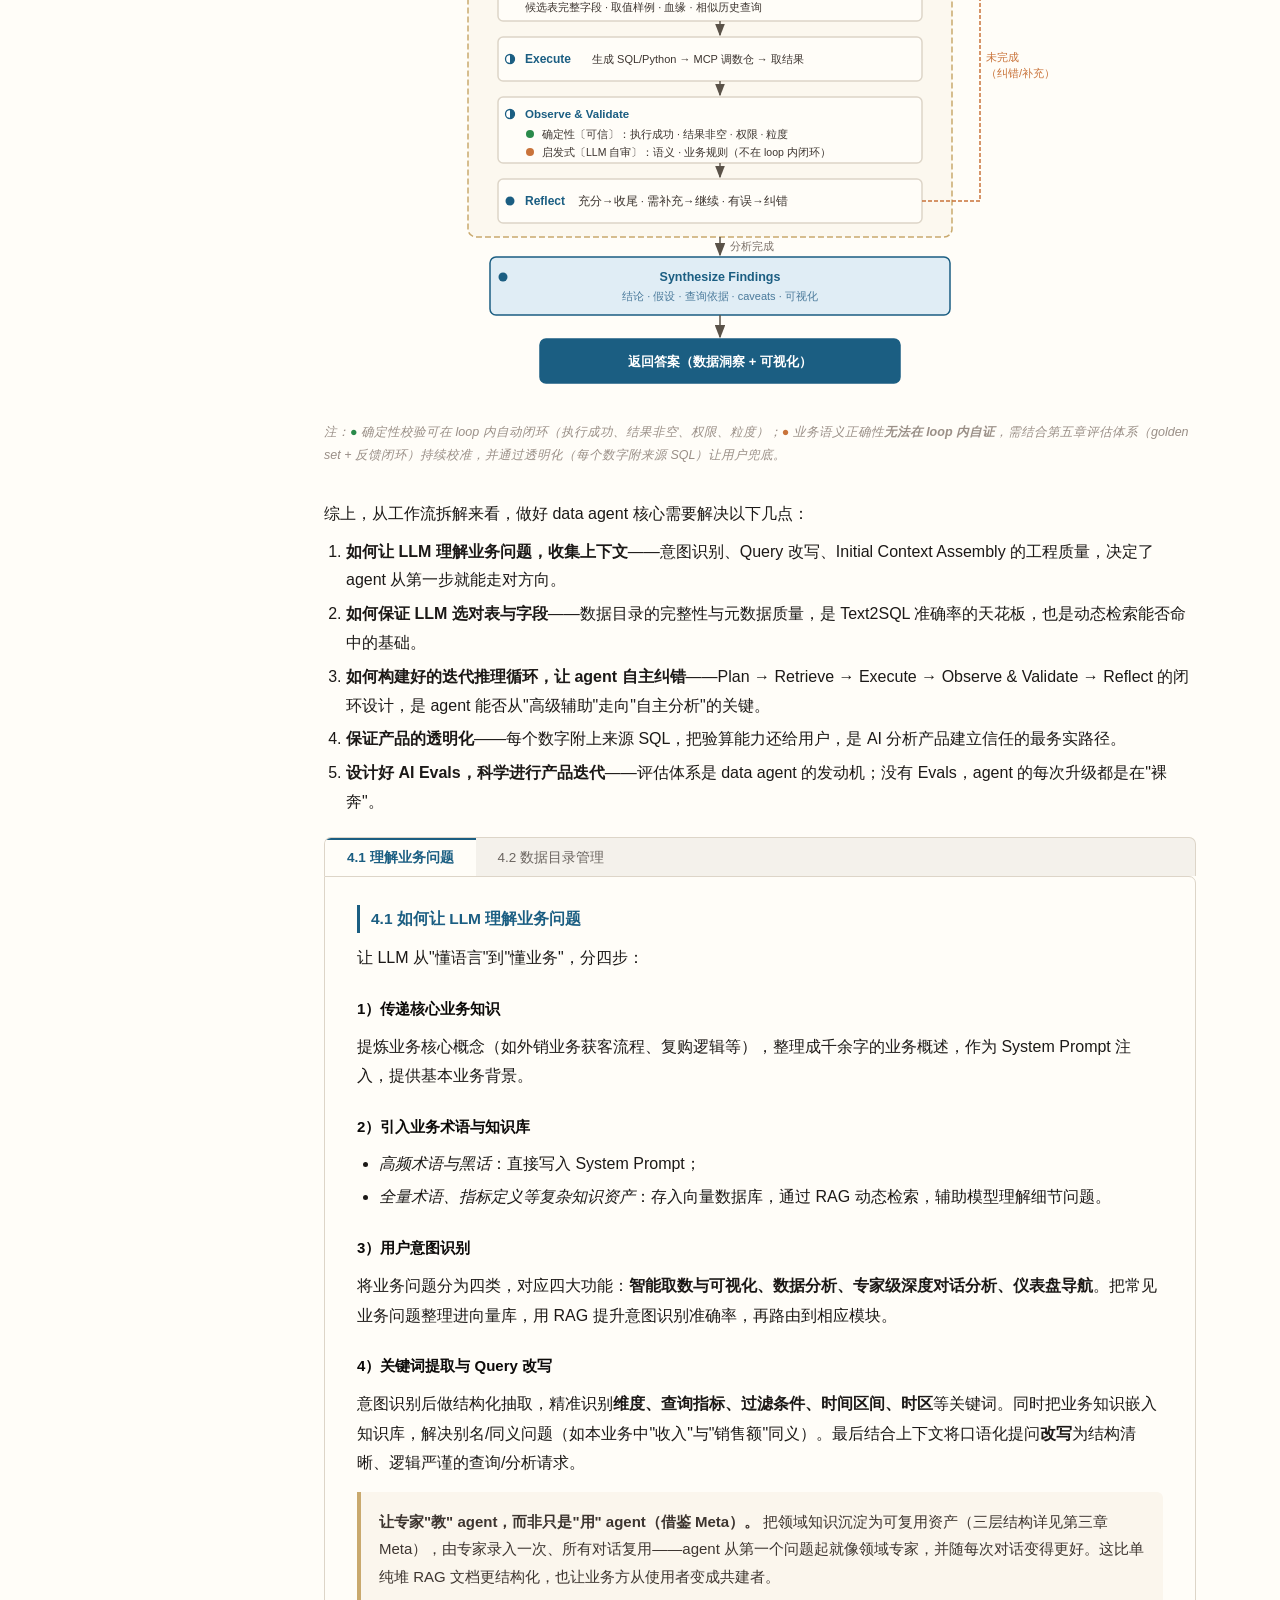
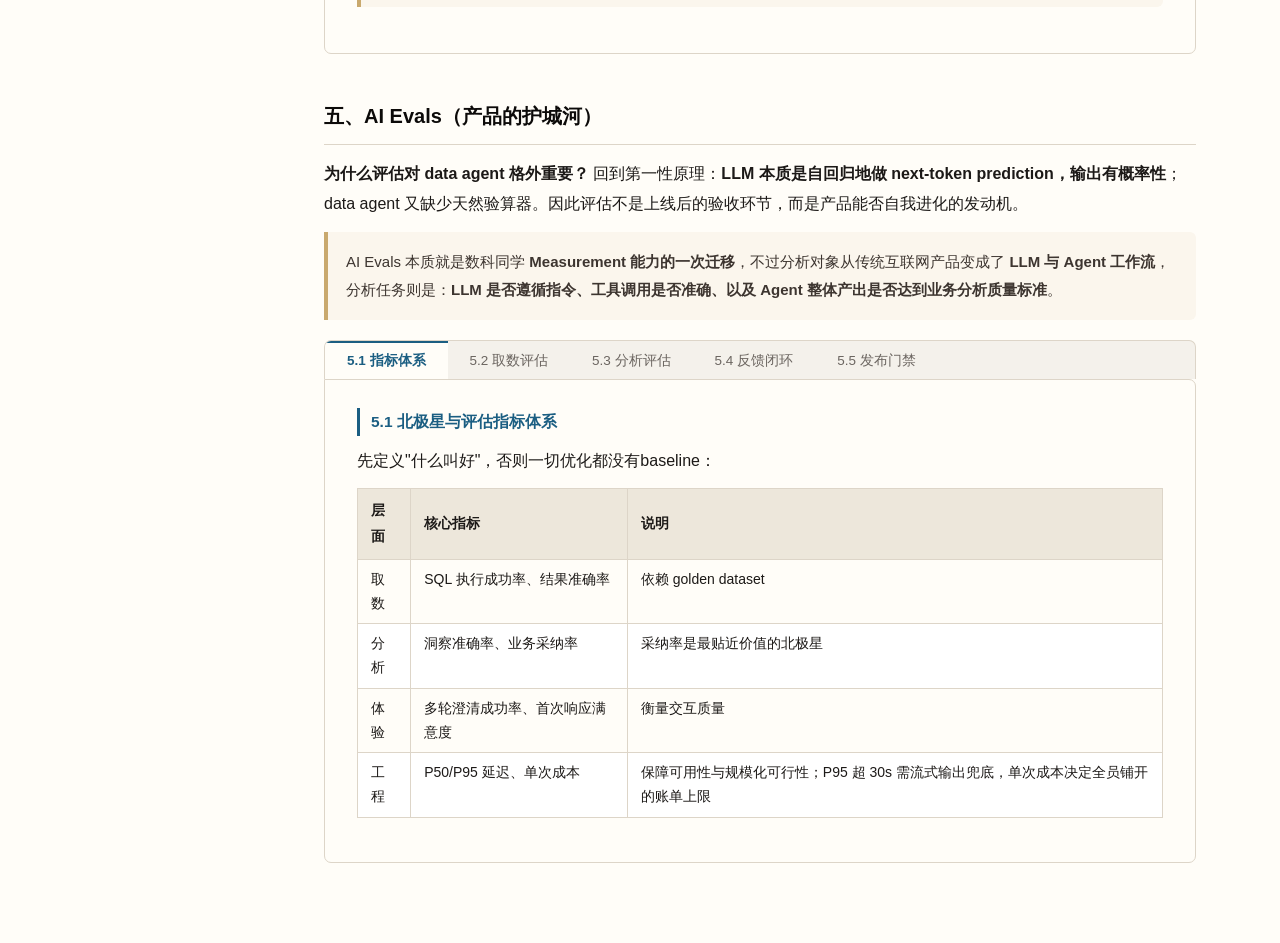
<file: articles/data-agent-product-design.html>
<!DOCTYPE html>
<html lang="en">
<head>
<meta charset="UTF-8">
<meta name="viewport" content="width=device-width, initial-scale=1.0">
<title>Growth Data Agent Product Design | Jiaqi He</title>
<meta name="description" content="A product design note for a growth analytics agent covering business questions, agent workflows, and AI evals.">
<style>
*{box-sizing:border-box;margin:0;padding:0}
body{background:#FFFDF8;color:#1C1917;font-family:"PingFang SC","Noto Sans SC",-apple-system,"Helvetica Neue",sans-serif;font-size:16px;line-height:1.85}
.site-link{position:fixed;right:20px;top:18px;z-index:20;display:inline-flex;align-items:center;gap:6px;padding:8px 12px;border:1px solid #DDD5C8;border-radius:999px;background:rgba(255,253,248,.92);color:#1B5E82;text-decoration:none;font-size:12px;font-weight:700;box-shadow:0 8px 20px rgba(28,25,23,.08);backdrop-filter:blur(10px)}
.site-link:hover{background:#E0EDF5}

/* ── 侧边栏 ── */
.sidebar{position:fixed;top:0;left:0;width:240px;height:100vh;overflow-y:auto;background:#F9F8F5;border-right:1px solid #DDD5C8;display:flex;flex-direction:column;scrollbar-width:thin;scrollbar-color:#C8BEAE transparent}
.sidebar::-webkit-scrollbar{width:4px}
.sidebar::-webkit-scrollbar-track{background:transparent}
.sidebar::-webkit-scrollbar-thumb{background:#C8BEAE;border-radius:2px}
.sidebar-header{padding:22px 16px 12px;border-bottom:1px solid #DDD5C8}
.sidebar-logo{font-size:10px;font-weight:600;letter-spacing:.12em;text-transform:uppercase;color:#9A8F87;margin-bottom:4px}
.sidebar-title{font-size:12.5px;font-weight:600;color:#1C1917;line-height:1.45;white-space:nowrap;overflow:hidden;text-overflow:ellipsis}
.toc{list-style:none;padding:10px 0 32px}
.toc-h2>a{display:block;padding:5px 18px;font-size:13px;font-weight:500;color:#3D3530;text-decoration:none;border-left:2px solid transparent;transition:all .12s}
.toc-h3>a{display:block;padding:4px 18px 4px 30px;font-size:12px;color:#7A7068;text-decoration:none;border-left:2px solid transparent;transition:all .12s}
.toc-h2>a:hover,.toc-h3>a:hover{background:#E8E1D6;color:#1C1917}
.toc-h2>a.active,.toc-h3>a.active{color:#1B5E82;background:#E0EDF5;border-left-color:#1B5E82}
.toc-sep{height:1px;background:#DDD5C8;margin:8px 18px}

/* ── 主内容 ── */
.content{margin-left:240px}
.content-inner{max-width:1000px;margin:0 auto;padding:52px 64px 80px}

/* ── 文档标题 ── */
.doc-header{margin-bottom:36px;padding-bottom:24px;border-bottom:1px solid #DDD5C8}
h1{font-size:26px;font-weight:700;color:#0C0A09;line-height:1.3;margin-bottom:8px;text-align:center}
.doc-author{font-size:14px;color:#3D3530;margin-bottom:6px;text-align:right}
.doc-note{color:#9A8F87;font-size:13.5px;font-style:italic}

/* ── 标题 ── */
h2{font-size:20px;font-weight:700;color:#0C0A09;margin:44px 0 14px;padding-bottom:9px;border-bottom:1px solid #DDD5C8;scroll-margin-top:20px}
h3{font-size:15.5px;font-weight:600;color:#1B5E82;margin:26px 0 10px;padding-left:11px;border-left:3px solid #1B5E82;scroll-margin-top:20px}
h4{font-size:15px;font-weight:700;color:#0C0A09;margin:22px 0 9px;scroll-margin-top:20px}

/* ── 段落 & 列表 ── */
p{margin:9px 0}
ul,ol{padding-left:22px;margin:9px 0}
li{margin:5px 0;line-height:1.8}
li p{margin:3px 0}

/* ── 引用块 ── */
blockquote{border-left:4px solid #C9A96E;background:#FBF6ED;margin:14px 0;padding:13px 18px;border-radius:0 6px 6px 0}
blockquote p{margin:3px 0;color:#3D3530;font-size:15px}

/* ── 表格 ── */
.table-wrapper{overflow-x:auto;margin:12px 0}
table{width:100%;border-collapse:collapse;font-size:14px}
th{background:#EDE7DB;font-weight:600;text-align:left;padding:9px 13px;border:1px solid #DDD5C8;color:#1C1917}
td{padding:8px 13px;border:1px solid #DDD5C8;vertical-align:top;line-height:1.7}
tr:nth-child(even) td{background:#FFFFFF}

/* ── 代码 ── */
code{background:#EDE8DF;padding:2px 5px;border-radius:3px;font-family:"SFMono-Regular",Consolas,monospace;font-size:.86em}
pre{background:#EDE8DF;padding:13px 18px;border-radius:6px;overflow-x:auto;margin:11px 0}
pre code{background:none;padding:0;font-size:.88em;line-height:1.6}

/* ── 杂项 ── */
hr{border:none;border-top:1px solid #DDD5C8;margin:32px 0}
.example-q{color:#7A7068;font-size:13.5px;font-style:italic;margin-top:2px}
.editorial-note{color:#9A8F87;font-style:italic;font-size:13px;padding:7px 12px;border-left:2px dashed #C8BEAE;background:#F5F2EE;margin:5px 0 12px;border-radius:0 4px 4px 0}
.blog-link{font-size:13px;color:#9A8F87;margin-top:18px}
.blog-link a{color:#1B5E82;text-decoration:none}
.blog-link a:hover{text-decoration:underline}

/* ── 子 Tab（节内切换）── */
.sub-tabs{margin:20px 0 0}
.sub-tab-bar{display:flex;background:#F4F1EB;border-radius:7px 7px 0 0;border:1px solid #DDD5C8;border-bottom:none;overflow:hidden}
.sub-tab-btn{padding:9px 22px;border:none;background:transparent;cursor:pointer;font-size:13.5px;font-weight:500;color:#6B6560;font-family:inherit;border-top:2.5px solid transparent;transition:all .12s;white-space:nowrap}
.sub-tab-btn:hover{background:#E8E1D6;color:#1C1917}
.sub-tab-btn.active{background:#FFFDF8;color:#1B5E82;border-top-color:#1B5E82;font-weight:600}
.sub-tab-panel{display:none;padding:28px 32px 32px;border:1px solid #DDD5C8;border-radius:0 7px 7px 7px;background:#FFFDF8}
.sub-tab-panel.active{display:block}
.sub-tab-panel h3{margin-top:0}
.sub-tab-panel h4{scroll-margin-top:20px}

/* ── 架构图 ── */
.arch-diagram{background:#EBF3FF;border:1.5px solid #90B8E0;border-radius:10px;padding:20px 18px;margin:20px 0 28px;font-size:13px}
.arch-section{display:flex;align-items:stretch;gap:8px;margin:5px 0}
.arch-row-label{writing-mode:vertical-rl;text-orientation:mixed;font-weight:600;color:#2C5FA8;font-size:12px;padding:6px 4px;display:flex;align-items:center;justify-content:center;white-space:nowrap;min-width:26px}
.arch-zone{border:1.5px dashed #6B9DDB;border-radius:8px;padding:11px 12px;background:rgba(255,255,255,.5)}
.arch-zone-wide{flex:1}
.arch-zone-narrow{flex:.6}
.arch-items-row{display:flex;gap:8px;align-items:center;flex-wrap:wrap}
.arch-items-grid{display:grid;grid-template-columns:1fr 1fr 1fr;gap:7px}
.arch-items-grid-2{display:grid;grid-template-columns:1fr 1fr;gap:7px}
.arch-box{border:1.5px solid #6B9DDB;border-radius:5px;padding:5px 10px;background:#fff;text-align:center;white-space:nowrap;color:#1C4E8A;line-height:1.4}
.arch-insights{border:1.5px solid #7C5EE0;border-radius:5px;padding:5px 10px;background:#fff;text-align:center;font-style:italic;font-weight:700;color:#7C5EE0;font-size:12px;line-height:1.35;white-space:nowrap}
.arch-connector{display:flex;justify-content:center;gap:48px;margin:10px 0 4px}
.arch-oval{border:1.5px dashed #6B9DDB;border-radius:50px;padding:5px 28px;background:#fff;color:#1C4E8A;font-weight:500}
.arch-model-cards{display:flex;gap:8px;width:100%}
.arch-model-card{flex:1;border:1.5px solid #6B9DDB;border-radius:6px;padding:8px 7px 6px;background:rgba(220,235,255,.55);display:flex;flex-direction:column;gap:5px;align-items:stretch}
.arch-model-card .arch-box{font-size:12px}
.arch-caption{font-size:11px;color:#5A7AB5;text-align:center;margin-top:3px}
.arch-divider{width:1px;background:#C0D5EE;margin:0 2px;align-self:stretch}

/* ── 上下文金字塔 ── */
.ctx-pyramid{display:flex;flex-direction:column;align-items:center;gap:5px;padding:20px 16px 14px;background:#F9F8F5;border-radius:10px;margin:16px 0 20px}
.pyr-layer{display:flex;align-items:center;justify-content:center;gap:8px;border-radius:40px;padding:8px 20px;font-size:13px;font-weight:600;transition:opacity .15s;cursor:default}
.pyr-layer:hover{opacity:.85}
.pyr-n{font-size:11px;opacity:0.7;font-weight:500;min-width:14px;text-align:right}
.pyr-caption{font-size:12px;color:#9A8F87;margin-top:10px;text-align:center}

/* ── 眉标 ── */
.section-eyebrow{font-size:16px;font-weight:700;color:#1B5E82;margin-bottom:6px;margin-top:0}

/* ── 产品 Demo 卡片 ── */
.demo-card{background:#FFFDF8;border:1px solid #DDD5C8;border-radius:10px;padding:28px 32px;margin:8px 0}
.demo-user-bubble{display:flex;justify-content:flex-end;margin-bottom:16px}
.demo-bubble-text{background:#1B5E82;color:#fff;border-radius:12px 12px 2px 12px;padding:12px 18px;font-size:14px;max-width:75%;line-height:1.6}
.demo-think-toggle{display:flex;align-items:center;gap:8px;cursor:pointer;padding:9px 0;color:#7A7068;font-size:13px;user-select:none;border-bottom:1px solid #E8E1D6;margin-bottom:16px;transition:color .15s}
.demo-think-toggle:hover{color:#1C1917}
.demo-think-arrow{display:inline-block;transition:transform .2s;font-size:11px}
.demo-think-panel{overflow:hidden;max-height:0;transition:max-height .35s ease}
.demo-think-panel.open{max-height:500px}
.demo-think-steps{background:#EDE7DB;border-radius:8px;padding:14px 18px;margin-bottom:4px}
.demo-think-step{display:flex;gap:10px;padding:5px 0;line-height:1.5;align-items:baseline;font-size:13px}
.demo-think-icon{color:#1B5E82;font-weight:700;min-width:16px;flex-shrink:0}
.demo-think-lbl{font-weight:600;color:#3D3530;min-width:72px;flex-shrink:0}
.demo-think-desc{color:#7A7068}
.demo-insight-label{font-size:11px;font-weight:700;letter-spacing:.12em;text-transform:uppercase;color:#C9A96E;margin-bottom:8px}
.demo-insight-text{color:#1C1917;font-size:14.5px;line-height:1.75;margin-bottom:20px}
.demo-result-tabs{margin-top:4px}
.demo-result-bar{display:flex;background:#EDE7DB;border-radius:6px 6px 0 0;border:1px solid #DDD5C8;border-bottom:none;overflow:hidden}
.demo-result-btn{padding:8px 20px;border:none;background:transparent;cursor:pointer;font-size:13px;font-weight:500;color:#6B6560;font-family:inherit;border-top:2px solid transparent;transition:all .12s;white-space:nowrap}
.demo-result-btn:hover{background:#E4DDD3;color:#1C1917}
.demo-result-btn.active{background:#FFFDF8;color:#1B5E82;border-top-color:#1B5E82;font-weight:600}
.demo-result-panel{display:none;border:1px solid #DDD5C8;border-radius:0 6px 6px 6px;background:#FFFDF8;padding:20px 24px}
.demo-result-panel.active{display:block}
.demo-sql-light{font-family:"SFMono-Regular",Consolas,monospace;font-size:12.5px;color:#1B5E82;background:#EDE7DB;padding:16px 18px;border-radius:6px;line-height:1.7;white-space:pre;overflow-x:auto;margin:0}
.demo-placeholder{color:#6B6560;font-style:italic;padding:40px 0;text-align:center;font-size:14px}

@media (max-width: 860px){
  body{font-size:15px;line-height:1.75}
  .site-link{position:sticky;top:0;right:auto;left:0;width:100%;justify-content:center;border-width:0 0 1px;border-radius:0;box-shadow:none}
  .sidebar{position:relative;width:100%;height:auto;max-height:42vh;border-right:none;border-bottom:1px solid #DDD5C8}
  .sidebar-title{white-space:normal}
  .toc{display:grid;grid-template-columns:1fr 1fr;padding-bottom:14px}
  .toc-h2>a,.toc-h3>a{padding:6px 14px;font-size:12px;border-left:none}
  .toc-h3>a{padding-left:18px}
  .toc-sep{display:none}
  .content{margin-left:0}
  .content-inner{padding:34px 18px 56px}
  h1{font-size:23px;text-align:left}
  h2{font-size:19px;margin-top:34px}
  .doc-author{text-align:left}
  .sub-tab-bar,.demo-result-bar{overflow-x:auto}
  .sub-tab-panel{padding:20px 16px}
  .demo-card{padding:20px 16px}
  .demo-bubble-text{max-width:100%}
  .arch-section,.arch-model-cards{flex-direction:column}
  .arch-row-label{writing-mode:horizontal-tb;min-width:auto}
  .arch-items-grid,.arch-items-grid-2{grid-template-columns:1fr}
}
</style>
</head>
<body>

<!-- ══════════════════════════════ 侧边栏 ══════════════════════════════ -->
<a class="site-link" href="../blogs.html">&larr; Back to Jiaqi He</a>
<nav class="sidebar">
  <div class="sidebar-header">
    <div class="sidebar-logo">Product Design Doc</div>
    <div class="sidebar-title">增长 Data Agent 产品设计</div>
  </div>
  <ul class="toc">
    <li class="toc-h2"><a class="toc-link" href="#first-principles">核心判断</a></li>
    <li class="toc-h2"><a class="toc-link" href="#product">一、产品定位与核心功能</a></li>
    <li class="toc-h3"><a class="toc-link" href="#value">产品价值</a></li>
    <li class="toc-h2"><a class="toc-link" href="#arch-section">二、产品整体架构</a></li>
    <li class="toc-h3"><a class="toc-link" href="#arch-21">2.1 模型底座</a></li>
    <li class="toc-h3"><a class="toc-link" href="#arch-22">2.2 数据底座</a></li>
    <li class="toc-h3"><a class="toc-link" href="#arch-23">2.3 基础能力</a></li>
    <li class="toc-h3"><a class="toc-link toc-subtab-link" href="#arch-24" data-group="arch-detail" data-tab="ad24">2.4 分析能力</a></li>
    <li class="toc-h3"><a class="toc-link toc-subtab-link" href="#arch-25" data-group="arch-detail" data-tab="ad25">2.5 编排层</a></li>
    <li class="toc-sep"></li>
    <li class="toc-h2"><a class="toc-link" href="#bigco-section">三、大厂落地经验</a></li>
    <li class="toc-h3"><a class="toc-link toc-subtab-link" href="#bigco-openai" data-group="bigco" data-tab="openai">OpenAI</a></li>
    <li class="toc-h3"><a class="toc-link toc-subtab-link" href="#bigco-meta" data-group="bigco" data-tab="meta">Meta</a></li>
    <li class="toc-h2"><a class="toc-link" href="#tech-section">四、核心技术实践</a></li>
    <li class="toc-h3"><a class="toc-link toc-subtab-link" href="#tech-31" data-group="tech" data-tab="t31">4.1 理解业务问题</a></li>
    <li class="toc-h3"><a class="toc-link toc-subtab-link" href="#tech-32" data-group="tech" data-tab="t32">4.2 数据目录管理</a></li>
    <li class="toc-h2"><a class="toc-link" href="#eval-section">五、评估体系</a></li>
    <li class="toc-h3"><a class="toc-link toc-subtab-link" href="#eval-41" data-group="eval" data-tab="e41">5.1 指标体系</a></li>
    <li class="toc-h3"><a class="toc-link toc-subtab-link" href="#eval-42" data-group="eval" data-tab="e42">5.2 取数评估</a></li>
    <li class="toc-h3"><a class="toc-link toc-subtab-link" href="#eval-43" data-group="eval" data-tab="e43">5.3 分析评估</a></li>
    <li class="toc-h3"><a class="toc-link toc-subtab-link" href="#eval-44" data-group="eval" data-tab="e44">5.4 反馈闭环</a></li>
    <li class="toc-h3"><a class="toc-link toc-subtab-link" href="#eval-45" data-group="eval" data-tab="e45">5.5 发布门禁</a></li>
  </ul>
</nav>

<!-- ══════════════════════════════ 主内容 ══════════════════════════════ -->
<main class="content">
<div class="content-inner">

  <header class="doc-header">
    <h1>增长 Data Agent 产品设计</h1>
    <p class="doc-note">【注】本文梳理 data agent 产品的设计思路，聚焦产品形态、核心能力框架与关键技术判断，不涉及太细节的实施方案。撰写过程中，结合个人数据科学领域的学习和实践经验，并借鉴了 OpenAI、Meta 等科技大厂团队推进 data agent 产品落地的经验，追求以科学、严谨、贴近前沿的方式做事。</p>
  </header>

  <!-- ── 第一性原理 ── -->
  <section id="first-principles">
    <h2>第一性原理：为 data agent 造一个"验算器"</h2>
    <p>过去两年 coding agent 突飞猛进，出现了 claude code 这样颠覆性的产品形态，而 data agent 始终停留在"高级辅助"的水平。这并不是因为数据分析比写代码更难，而是因为：</p>
    <blockquote>
      <p><strong>写代码这件事自带验算器</strong>——编译器、单元测试、运行结果会立刻告诉 agent"你错了"。agent 能自己试错、自己发现错误、自己修正，这个<strong>闭环</strong>正是 RL 与 agent loop 能够起飞的前提。</p>
      <p style="margin-top:8px"><strong>而 data agent 缺少这个闭环</strong>—— SQL 跑通了不代表算对了业务口径；一份归因结论看起来很合理，也可能完全是错的。没有现成的"对错信号"，agent 就无法自我纠正，产品也就无法持续进化。</p>
      <p style="margin-top:8px">严格说，coding agent 的验算器也只覆盖<strong>语法与功能正确</strong>，并不保证"做对了需求"——它一样会写出测试全过却逻辑错的代码。但它至少白拿了编译、运行、测试这层<strong>廉价的对错信号</strong>；而 data agent 连这一层都没有，每一步都得我们人为去造。</p>
    </blockquote>
    <p><strong>我们做的每一项设计，本质上都在回答同一个问题：data agent 天生没有评估标准，我们如何为它人为去构建？</strong></p>
    <div class="table-wrapper">
      <table>
        <thead><tr><th>能力</th><th>Evals</th></tr></thead>
        <tbody>
          <tr><td>SQL 语法 / 执行评估</td><td>给<strong>取数</strong>造验算器（可自动验证）</td></tr>
          <tr><td>业务结果正确性评估</td><td>给<strong>分析</strong>造验算器（最难，也是护城河）</td></tr>
          <tr><td>Human-in-the-loop 追问与确认</td><td>在没有自动验算器时，<strong>用人当验算器</strong></td></tr>
          <tr><td>用户反馈闭环 + golden 数据集</td><td>把一次次验算沉淀为<strong>可复用的对错信号</strong></td></tr>
        </tbody>
      </table>
    </div>
  </section>

  <!-- ── 一、产品定位 ── -->
  <section id="product">
    <h2>一、产品定位与核心功能</h2>

    <h3 id="value">产品价值</h3>
    <p><strong>业务方</strong>：自助取数与分析，每位业务 Owner 都能独立完成数据查询与诊断，无需等待排期、无需会写 SQL，决策提速从几天到几分钟。</p>
    <p><strong>数分 / 数科</strong>：从重复性 SQL 调试中解放，升级为洞察生产者——精力聚焦于定义指标、验证假设和产出高质量数据洞察，而非被临时取数请求消耗。</p>

    <h3>核心功能</h3>
    <p>Data Agent 服务于真实的业务场景，核心是把"业务方的自然语言问题"转化为"可信赖的数据洞察"。四大核心功能：</p>
    <ol>
      <li>
        <p><strong>智能取数与可视化</strong><br>将用户自然语言提问转化为精准的查询 SQL，并自动选择最优可视化图表，直观呈现数据洞察。</p>
        <p class="example-q">业务原型问题：「帮我查看过去一年某产品的销售表现」</p>
      </li>
      <li>
        <p><strong>数据分析</strong><br>依托 LLM 推理能力、算法库及数据科学领域标准方法论，完成指标归因分析、异常检测、预测等任务，产出可落地的洞察。</p>
        <p class="example-q">业务原型问题：「为什么上个月 GMV 下滑了 20%？」</p>
      </li>
      <li>
        <p><strong>专家级深度对话分析</strong><br>面对开放式、需多步探索的问题，通过多轮对话逐层深挖根因，产出专家级分析报告。过程中借助 human-in-the-loop 主动追问、澄清模糊意图，先与用户对齐分析思路再执行——<strong>这一步本质就是在用人补足缺失的验算闭环</strong>。</p>
        <p class="example-q">业务原型问题：「过去一段时间，某类用户群体留存为什么下降？应该采取什么策略？」</p>
      </li>
      <li>
        <p><strong>仪表盘导航</strong><br>根据需求自动生成 Dashboard，实现高频业务场景的数据化监控。解决"找 BI 排期做看板"的痛点，响应更快。</p>
        <p class="example-q">业务原型问题：「做一个客户分层运营看板，追踪各层级关键指标变化，支撑个性化客户运营策略上线」</p>
      </li>
    </ol>

    <h3>产品 Demo 演示</h3>
    <p class="editorial-note">以下为 Mock 数据与交互原型，用于展示 Data Agent 的产品形态与分析链路。</p>
    <div class="sub-tabs">
      <div class="sub-tab-bar">
        <button class="sub-tab-btn active" data-group="demo" data-tab="d1">智能取数与可视化</button>
        <button class="sub-tab-btn" data-group="demo" data-tab="d2">数据分析</button>
        <button class="sub-tab-btn" data-group="demo" data-tab="d3">专家级深度对话分析</button>
        <button class="sub-tab-btn" data-group="demo" data-tab="d4">仪表盘导航</button>
      </div>

      <!-- Tab 1：智能取数与可视化 -->
      <div class="sub-tab-panel active" data-group="demo" data-tab="d1">
        <div class="demo-card">
          <!-- 用户提问气泡 -->
          <div class="demo-user-bubble">
            <div class="demo-bubble-text">帮我看看过去一年北美某消费电子产品的销售情况？</div>
          </div>
          <!-- 思考过程（折叠） -->
          <div class="demo-think-toggle" id="think-toggle" onclick="toggleThinking()">
            <span class="demo-think-arrow" id="think-arrow">▶</span>
            <span>思考过程</span>
            <span style="color:#C9A96E;font-size:12px;margin-left:2px">已完成 · 6 步推理</span>
          </div>
          <div class="demo-think-panel" id="demo-thinking">
            <div class="demo-think-steps">
              <div class="demo-think-step"><span class="demo-think-icon">✓</span><span class="demo-think-lbl">意图识别</span><span class="demo-think-desc">解析用户问题：查询北美地区 · 某消费电子产品 · 过去 12 个月 · 销售概况</span></div>
              <div class="demo-think-step"><span class="demo-think-icon">✓</span><span class="demo-think-lbl">匹配数据表</span><span class="demo-think-desc">命中 orders 表（置信度 96%），关联 region、product_category 维度</span></div>
              <div class="demo-think-step"><span class="demo-think-icon">✓</span><span class="demo-think-lbl">口径确认</span><span class="demo-think-desc">sales_date 对应下单日期，revenue_usd 为实际成交金额（已排除退款）</span></div>
              <div class="demo-think-step"><span class="demo-think-icon">✓</span><span class="demo-think-lbl">生成 SQL</span><span class="demo-think-desc">按月聚合，含同比计算，过滤条件：region = 'North America' &amp; category = 'Consumer Electronics'</span></div>
              <div class="demo-think-step"><span class="demo-think-icon">✓</span><span class="demo-think-lbl">结果校验</span><span class="demo-think-desc">返回 12 行 · 无空值 · 总金额 $3,314,580 · 同比字段计算正常</span></div>
              <div class="demo-think-step"><span class="demo-think-icon">✓</span><span class="demo-think-lbl">洞察生成</span><span class="demo-think-desc">识别 Q4 增长峰值与加拿大市场高增速，生成文字摘要</span></div>
            </div>
          </div>
          <!-- 数据洞察（始终可见） -->
          <p class="demo-insight-label">数据洞察</p>
          <p class="demo-insight-text">2025 年北美某消费电子产品销售额共计 <strong>$3,314,580</strong>，同比增长 <strong style="color:#2A8A4A">+23.4%</strong>。Q4 表现最突出，占全年销售额的 <strong>33%</strong>；美国市场贡献 78%，加拿大市场增速最快（YoY +41%）。整体呈稳健增长趋势，建议重点关注 Q1 同比增速偏低的原因。</p>
          <!-- 结果 Tab（互斥，可折叠） -->
          <div class="demo-result-tabs">
            <div class="demo-result-bar">
              <button class="demo-result-btn" data-demo-tab="r-data">数据</button>
              <button class="demo-result-btn" data-demo-tab="r-chart">图表</button>
              <button class="demo-result-btn" data-demo-tab="r-sql">查询 SQL</button>
            </div>
            <!-- 数据 -->
            <div class="demo-result-panel" id="r-data">
              <table>
                <thead><tr><th>月份</th><th>销售额（USD）</th><th>订单量</th><th>客单价</th><th>同比</th></tr></thead>
                <tbody>
                  <tr><td>2025-01</td><td>$198,420</td><td>312</td><td>$636</td><td>+8.2%</td></tr>
                  <tr><td>2025-02</td><td>$215,630</td><td>338</td><td>$638</td><td>+12.4%</td></tr>
                  <tr><td>2025-03</td><td>$287,450</td><td>451</td><td>$638</td><td>+18.7%</td></tr>
                  <tr><td>2025-04</td><td>$268,910</td><td>421</td><td>$639</td><td>+21.3%</td></tr>
                  <tr><td>2025-05</td><td>$301,240</td><td>472</td><td>$638</td><td>+24.1%</td></tr>
                  <tr><td>2025-06</td><td>$245,780</td><td>385</td><td>$639</td><td>+19.8%</td></tr>
                  <tr><td>2025-07</td><td>$198,650</td><td>311</td><td>$639</td><td>+15.2%</td></tr>
                  <tr><td>2025-08</td><td>$234,120</td><td>367</td><td>$638</td><td>+22.6%</td></tr>
                  <tr><td>2025-09</td><td>$267,340</td><td>419</td><td>$638</td><td>+25.4%</td></tr>
                  <tr><td>2025-10</td><td>$312,450</td><td>489</td><td>$639</td><td>+28.7%</td></tr>
                  <tr><td>2025-11</td><td>$398,760</td><td>625</td><td>$638</td><td>+32.1%</td></tr>
                  <tr><td>2025-12</td><td>$385,830</td><td>604</td><td>$639</td><td>+29.8%</td></tr>
                  <tr class="total"><td><strong>全年合计</strong></td><td><strong>$3,314,580</strong></td><td><strong>5,194</strong></td><td><strong>$638</strong></td><td><strong>+23.4%</strong></td></tr>
                </tbody>
              </table>
            </div>
            <!-- 图表 -->
            <div class="demo-result-panel" id="r-chart">
              <svg viewBox="0 0 600 210" style="width:100%;font-family:inherit">
                <line x1="45" y1="15"  x2="585" y2="15"  stroke="#DDD5C8" stroke-width="0.5"/>
                <line x1="45" y1="52"  x2="585" y2="52"  stroke="#DDD5C8" stroke-width="0.5"/>
                <line x1="45" y1="90"  x2="585" y2="90"  stroke="#DDD5C8" stroke-width="0.5"/>
                <line x1="45" y1="127" x2="585" y2="127" stroke="#DDD5C8" stroke-width="0.5"/>
                <line x1="45" y1="165" x2="585" y2="165" stroke="#C8BEAE" stroke-width="1"/>
                <text x="40" y="19"  text-anchor="end" fill="#9A8F87" font-size="10">400k</text>
                <text x="40" y="56"  text-anchor="end" fill="#9A8F87" font-size="10">300k</text>
                <text x="40" y="94"  text-anchor="end" fill="#9A8F87" font-size="10">200k</text>
                <text x="40" y="131" text-anchor="end" fill="#9A8F87" font-size="10">100k</text>
                <text x="40" y="169" text-anchor="end" fill="#9A8F87" font-size="10">0</text>
                <rect x="50"  y="91" width="35" height="74"  fill="#4A7A9B" rx="2"/>
                <rect x="95"  y="84" width="35" height="81"  fill="#4A7A9B" rx="2"/>
                <rect x="140" y="57" width="35" height="108" fill="#4A7A9B" rx="2"/>
                <rect x="185" y="64" width="35" height="101" fill="#4A7A9B" rx="2"/>
                <rect x="230" y="52" width="35" height="113" fill="#4A7A9B" rx="2"/>
                <rect x="275" y="73" width="35" height="92"  fill="#4A7A9B" rx="2"/>
                <rect x="320" y="90" width="35" height="75"  fill="#4A7A9B" rx="2"/>
                <rect x="365" y="77" width="35" height="88"  fill="#4A7A9B" rx="2"/>
                <rect x="410" y="65" width="35" height="100" fill="#4A7A9B" rx="2"/>
                <rect x="455" y="48" width="35" height="117" fill="#C9A96E" rx="2"/>
                <rect x="500" y="15" width="35" height="150" fill="#C9A96E" rx="2"/>
                <rect x="545" y="20" width="35" height="145" fill="#C9A96E" rx="2"/>
                <text x="67"  y="183" text-anchor="middle" fill="#9A8F87" font-size="9.5">Jan</text>
                <text x="112" y="183" text-anchor="middle" fill="#9A8F87" font-size="9.5">Feb</text>
                <text x="157" y="183" text-anchor="middle" fill="#9A8F87" font-size="9.5">Mar</text>
                <text x="202" y="183" text-anchor="middle" fill="#9A8F87" font-size="9.5">Apr</text>
                <text x="247" y="183" text-anchor="middle" fill="#9A8F87" font-size="9.5">May</text>
                <text x="292" y="183" text-anchor="middle" fill="#9A8F87" font-size="9.5">Jun</text>
                <text x="337" y="183" text-anchor="middle" fill="#9A8F87" font-size="9.5">Jul</text>
                <text x="382" y="183" text-anchor="middle" fill="#9A8F87" font-size="9.5">Aug</text>
                <text x="427" y="183" text-anchor="middle" fill="#9A8F87" font-size="9.5">Sep</text>
                <text x="472" y="183" text-anchor="middle" fill="#C9A96E" font-size="9.5" font-weight="600">Oct</text>
                <text x="517" y="183" text-anchor="middle" fill="#C9A96E" font-size="9.5" font-weight="600">Nov</text>
                <text x="562" y="183" text-anchor="middle" fill="#C9A96E" font-size="9.5" font-weight="600">Dec</text>
                <rect x="45"  y="196" width="10" height="7" fill="#4A7A9B" rx="1"/>
                <text x="60"  y="203" fill="#9A8F87" font-size="10">Q1–Q3</text>
                <rect x="110" y="196" width="10" height="7" fill="#C9A96E" rx="1"/>
                <text x="125" y="203" fill="#C9A96E" font-size="10">Q4（高亮）</text>
              </svg>
            </div>
            <!-- 查询 SQL -->
            <div class="demo-result-panel" id="r-sql">
              <pre class="demo-sql-light">WITH monthly AS (
  SELECT
    DATE_TRUNC('month', order_date)  AS 月份,
    SUM(revenue_usd)                 AS 销售额,   -- revenue_usd 口径为退款后净额
    COUNT(order_id)                  AS 订单量,
    ROUND(AVG(revenue_usd), 0)       AS 客单价
  FROM   orders
  WHERE  region           = 'North America'
    AND  product_category = 'Consumer Electronics'
    AND  order_date BETWEEN '2024-01-01' AND '2025-12-31'   -- 多取一年，供同比回看
  GROUP  BY 1
)
SELECT
  月份, 销售额, 订单量, 客单价,
  ROUND(
    ( 销售额 - LAG(销售额, 12) OVER (ORDER BY 月份) )
    / LAG(销售额, 12) OVER (ORDER BY 月份) * 100
  , 1)                               AS 同比增长
FROM   monthly
WHERE  月份 >= DATE '2025-01-01'                              -- 仅输出 2025
ORDER  BY 月份;</pre>
            </div>
          </div>
        </div>
      </div>

      <!-- Tab 2–4：占位 -->
      <div class="sub-tab-panel" data-group="demo" data-tab="d2">
        <p class="demo-placeholder">该能力规划中，详见第六章路线图 …</p>
      </div>
      <div class="sub-tab-panel" data-group="demo" data-tab="d3">
        <p class="demo-placeholder">该能力规划中，详见第六章路线图 …</p>
      </div>
      <div class="sub-tab-panel" data-group="demo" data-tab="d4">
        <p class="demo-placeholder">该能力规划中，详见第六章路线图 …</p>
      </div>
    </div>

  </section>

  <!-- ── 二、产品整体架构 ── -->
  <section id="arch-section">
    <h2>二、产品整体架构</h2>
    <p>整体采用分层架构，自底向上：底座 → 基础能力 → 分析能力 → 编排层 → 产品形态。</p>

    <!-- 架构图 -->
    <div class="arch-diagram">
      <!-- 产品层 -->
      <div class="arch-section">
        <div class="arch-row-label">产品</div>
        <div class="arch-zone arch-zone-wide">
          <div style="display:flex;align-items:center;gap:8px">
            <div class="arch-insights">Insights<br>Chatbot</div>
            <div style="flex:1;display:flex;justify-content:center;gap:8px;flex-wrap:wrap">
              <div class="arch-box">智能取数与可视化</div>
              <div class="arch-box">数据分析</div>
              <div class="arch-box">智能追问与多轮对话</div>
              <div class="arch-box">仪表盘导航</div>
            </div>
          </div>
        </div>
      </div>
      <!-- 编排层 -->
      <div class="arch-section" style="margin-top:6px">
        <div class="arch-row-label">编排层</div>
        <div class="arch-zone arch-zone-wide" style="padding:8px 16px">
          <div class="arch-connector" style="margin:0">
            <div class="arch-oval">Workflow</div>
            <div class="arch-oval">Agent</div>
          </div>
        </div>
      </div>
      <!-- 原子功能 + 分析能力 -->
      <div class="arch-section" style="margin-top:8px">
        <div class="arch-row-label">原子功能</div>
        <div class="arch-zone arch-zone-wide">
          <div class="arch-items-grid">
            <div class="arch-box">意图识别</div><div class="arch-box">关键词提取</div><div class="arch-box">智能选表</div>
            <div class="arch-box">Text2SQL</div><div class="arch-box">SQL 评估</div><div class="arch-box">数据可视化</div>
          </div>
        </div>
        <div class="arch-divider"></div>
        <div class="arch-zone arch-zone-narrow">
          <div class="arch-items-grid-2">
            <div class="arch-box">时序预测</div><div class="arch-box">异常检测</div>
            <div class="arch-box">漏斗分析</div><div class="arch-box">归因分析</div>
          </div>
        </div>
        <div class="arch-row-label">分析能力</div>
      </div>
      <!-- 模型底座 + 数据底座 -->
      <div class="arch-section" style="margin-top:8px">
        <div class="arch-row-label">模型底座</div>
        <div class="arch-zone arch-zone-wide">
          <div class="arch-model-cards">
            <div class="arch-model-card" style="flex:1.8">
              <div class="arch-caption" style="margin-top:0;margin-bottom:5px;font-weight:600">通用推理 / Text2SQL / 分析</div>
              <div style="display:grid;grid-template-columns:repeat(3,1fr);gap:6px;margin-bottom:6px">
                <div class="arch-box" style="font-size:12px">GPT</div>
                <div class="arch-box" style="font-size:12px">Claude</div>
                <div class="arch-box" style="font-size:12px">Gemini</div>
              </div>
              <div style="display:flex;justify-content:center;gap:6px">
                <div class="arch-box" style="font-size:12px">DeepSeek</div>
                <div class="arch-box" style="font-size:12px">Qwen 等</div>
              </div>
            </div>
            <div class="arch-model-card">
              <div class="arch-caption" style="margin-top:0;margin-bottom:5px;font-weight:600">专用预测模型</div>
              <div style="display:flex;gap:6px;flex-wrap:wrap;justify-content:center">
                <div class="arch-box" style="font-size:12px">XGBoost</div>
                <div class="arch-box" style="font-size:12px">Prophet</div>
                <div class="arch-box" style="font-size:12px">LSTM 等</div>
              </div>
            </div>
            <div class="arch-model-card">
              <div class="arch-caption" style="margin-top:0;margin-bottom:5px;font-weight:600">语义检索模型</div>
              <div style="display:flex;gap:6px;flex-wrap:wrap;justify-content:center">
                <div class="arch-box" style="font-size:12px">text-embedding-3</div>
                <div class="arch-box" style="font-size:12px">BGE 等</div>
              </div>
            </div>
          </div>
        </div>
        <div class="arch-divider"></div>
        <div class="arch-zone arch-zone-narrow" style="display:flex;align-items:center;justify-content:center">
          <div class="arch-items-grid-2">
            <div class="arch-box">Hive</div><div class="arch-box">指标定义</div>
            <div class="arch-box">数据仓库</div><div class="arch-box">数据目录</div>
          </div>
        </div>
        <div class="arch-row-label">数据底座</div>
      </div>
    </div>

    <h3 id="arch-21">2.1 模型底座</h3>
    <p>根据任务特性选择合适的模型，不追求单一模型通吃：</p>
    <ul>
      <li><strong>通用推理 / Text2SQL / 分析</strong>：GPT、Claude、Gemini、DeepSeek、Qwen 等</li>
      <li><strong>专用预测模型</strong>：XGBoost、Prophet、LSTM 等</li>
      <li><strong>语义检索模型</strong>：text-embedding-3、BGE 等，用于数据目录召回与上下文组装</li>
    </ul>

    <h3 id="arch-22">2.2 数据底座</h3>
    <p>数据仓库、指标定义、数据目录（详见核心技术实践 4.2）。</p>

    <h3 id="arch-23">2.3 基础能力（原子功能）</h3>
    <p>意图识别、关键词提取、智能选表、Text2SQL、SQL 评估、数据可视化。</p>

    <div class="sub-tabs">
      <div class="sub-tab-bar">
        <button class="sub-tab-btn active" data-group="arch-detail" data-tab="ad24">2.4 分析能力</button>
        <button class="sub-tab-btn" data-group="arch-detail" data-tab="ad25">2.5 编排层</button>
      </div>
      <div class="sub-tab-panel active" data-group="arch-detail" data-tab="ad24" id="arch-24-panel">
        <h3 id="arch-24">2.4 分析能力</h3>
        <p>漏斗分析、异常预警、时序预测、归因分析。其中<strong>归因分析较复杂，按复杂度从低到高拆为三类</strong>：</p>
        <div class="table-wrapper">
          <table>
            <thead><tr><th>类型</th><th>方法</th><th>适用场景</th></tr></thead>
            <tbody>
              <tr><td><strong>确定性判断</strong>（指标拆解法）</td><td>横向拆解 + 纵向下钻</td><td>适用于指标之间有明确数学逻辑关系的场景，追求贡献度可量化、可相加</td></tr>
              <tr><td><strong>可能性判断</strong>（建模分析法）</td><td>XGBoost + SHAP</td><td>当指标间缺乏直接公式联系，或因素过多、关系复杂时使用。</td></tr>
              <tr><td><strong>因果推断</strong></td><td>A/B Test（实验）、DID / PSM（准实验）</td><td>明确"某业务动作是否导致某结果"，如评估新策略效果</td></tr>
            </tbody>
          </table>
        </div>
        <blockquote>
          <p>落地建议：<strong>确定性判断</strong>在 V2 落地（成本低、结论可信），可能性判断与因果推断在 V3 接入</p>
          <p style="margin-top:6px"><strong>因果推断</strong>——A/B Test 需搭建实验平台（事前随机分流）；<strong>DID / PSM 为准实验，纯算法实现</strong>，依赖历史观察数据，无需实验平台，但对数据条件与假设（如平行趋势、可观测混淆）要求较高</p>
        </blockquote>
      </div>
      <div class="sub-tab-panel" data-group="arch-detail" data-tab="ad25" id="arch-25-panel">
        <h3 id="arch-25">2.5 编排层：Workflow 与 Agent 的边界</h3>
        <p>这是工程上最关键的决策点。两者融合使用，<strong>判断标准是"问题路径是否可预定义"</strong>：</p>
        <div class="table-wrapper">
          <table>
            <thead><tr><th></th><th>Workflow</th><th>Agent</th></tr></thead>
            <tbody>
              <tr><td>适用</td><td>高频、路径确定的问题</td><td>长尾、需多步探索的问题</td></tr>
              <tr><td>例子</td><td>标准取数、固定口径的异动归因</td><td>开放式根因分析、多轮追问</td></tr>
              <tr><td>优点</td><td>稳定、可控、可评估、便宜</td><td>灵活、覆盖长尾</td></tr>
              <tr><td>代价</td><td>覆盖面有限</td><td>慢、贵、结果方差大</td></tr>
            </tbody>
          </table>
        </div>
        <p><strong>原则：能用 Workflow 解决的，绝不交给 Agent。</strong> Workflow 路径确定，更容易造验算器；Agent 是兜底，承接 Workflow 覆盖不到的长尾。</p>
      </div>
    </div>
  </section>

  <!-- ── 大厂落地经验（子 Tab：OpenAI | Meta）── -->
  <section id="bigco-section">
    <h2>三、前沿科技大厂落地 Data Agent 产品经验总结</h2>
    <div class="sub-tabs">
      <div class="sub-tab-bar">
        <button class="sub-tab-btn active" data-group="bigco" data-tab="openai">OpenAI</button>
        <button class="sub-tab-btn" data-group="bigco" data-tab="meta">Meta</button>
      </div>

      <!-- OpenAI -->
      <div class="sub-tab-panel active" data-group="bigco" data-tab="openai" id="bigco-openai-panel">
        <h3 id="bigco-openai">OpenAI：Inside Our In-House Data Agent</h3>
        <p>OpenAI 内部 Data Agent 服务全公司，覆盖 <strong>70,000+ 数据集、600PB</strong> 规模，由此衍生出一套在大规模下维持准确性的工程实践。</p>

        <h4>六层上下文架构：如何让 Agent"读懂"数据</h4>
        <p>在这个规模下，靠人工标注静态数据目录根本维持不住。OpenAI 的核心工程贡献在于构建了一套<strong>六层自动化上下文组装系统</strong>，让 agent 在查询时能实时拼出足够准确的数据背景：</p>
        <div class="ctx-pyramid">
          <div class="pyr-layer" style="width:28%;background:#1B5E82;color:#fff"><span class="pyr-n">6</span><span class="pyr-text">运行时兜底</span></div>
          <div class="pyr-layer" style="width:44%;background:#2E78A0;color:#fff"><span class="pyr-n">5</span><span class="pyr-text">对话记忆</span></div>
          <div class="pyr-layer" style="width:58%;background:#7FA8C4;color:#1C1917"><span class="pyr-n">4</span><span class="pyr-text">机构知识</span></div>
          <div class="pyr-layer" style="width:72%;background:#C9A96E;color:#1C1917"><span class="pyr-n">3</span><span class="pyr-text">代码语义增强</span></div>
          <div class="pyr-layer" style="width:85%;background:#DDD0B8;color:#1C1917"><span class="pyr-n">2</span><span class="pyr-text">人工标注</span></div>
          <div class="pyr-layer" style="width:100%;background:#EDE7DB;color:#1C1917"><span class="pyr-n">1</span><span class="pyr-text">表使用元数据</span></div>
          <p class="pyr-caption">从底层批量自动化数据，到顶层在线实时兜底——自动化程度递减、实时性递增（精准与成本不随层级单调变化，如人工标注最贵也最精准）</p>
        </div>
        <div class="table-wrapper">
          <table>
            <thead><tr><th>层</th><th>内容</th><th>关键细节</th></tr></thead>
            <tbody>
              <tr><td><strong>表使用元数据</strong></td><td>Schema 结构、数据血缘、历史查询，按可信度排序</td><td>三类信号合并为一层；历史查询<strong>按可信度分级</strong>——看板 / 生产 SQL 权重高，一次性探索查询权重低甚至有害</td></tr>
              <tr><td><strong>人工标注</strong></td><td>owner 手写的业务含义与"坑"</td><td>无法自动化的部分靠人补；是最贵但最精准的一层</td></tr>
              <tr><td><strong>代码语义增强（Codex Enrichment）</strong></td><td>夜间批跑读取 pipeline 代码，推断表粒度、join key、字段口径</td><td>代码比文档更诚实：字段名可能骗人，建表逻辑不会。这是人工标注覆盖不到时的自动兜底</td></tr>
              <tr><td><strong>机构知识</strong></td><td>Slack、Wiki、设计文档</td><td><strong>带访问控制</strong>——不同角色读到不同上下文，敏感讨论不会越权流出</td></tr>
              <tr><td><strong>对话记忆</strong></td><td>历次对话中的纠错与口径修正</td><td>分<strong>全局 / 个人</strong>两种范围；下次对话自动复用，无需重新解释口径</td></tr>
              <tr><td><strong>运行时兜底</strong></td><td>离线上下文缺失或过时时，实时查数仓补齐</td><td>最慢但最准确；作为离线层的安全网</td></tr>
            </tbody>
          </table>
        </div>
        <blockquote>
          <p><strong>核心判断：</strong>OpenAI 的 agent 架构其实相当克制——单 LLM + 运行时 + 上下文组装 + 精简工具集（工具从初期约 40 个砍到 13 个精选）。它能在 70k 数据集、600PB 规模下成立，靠的不是复杂的 agent 编排，而是底下那套统一扎实的上下文与数据底座。</p>
        </blockquote>

        <h4>AI Evals 体系：快速迭代而不失信任</h4>
        <p>OpenAI 把"评估"做成发布流程的<strong>硬门禁</strong>，而非上线后的事后验收。每次模型或 prompt 变更，必须通过三类测试才允许发布：</p>
        <div class="table-wrapper">
          <table>
            <thead><tr><th>类型</th><th>验证内容</th><th>说明</th></tr></thead>
            <tbody>
              <tr><td><strong>Correctness</strong></td><td>对错</td><td>golden test set 比对，SQL 结果是否符合预期</td></tr>
              <tr><td><strong>Bias</strong></td><td>口径 / 样本偏差</td><td>结果是否因选表或过滤条件错误而系统性偏移</td></tr>
              <tr><td><strong>Leakage</strong></td><td>越权访问</td><td>agent 是否被诱导查询了用户无权访问的数据</td></tr>
            </tbody>
          </table>
        </div>
        <ul>
          <li>golden test set 从真实线上问题采样、由业务专家标注，每次迭代必须跑回归——防止"改好一个、改坏三个"</li>
          <li>模型版本、指标定义、数据血缘<strong>全部打快照</strong>，出问题可追溯可回滚</li>
          <li>关键原则：<strong>"不是测得越多越好，而是测的方向要对"</strong>——三类风险覆盖是最小必要集合</li>
        </ul>

        <h4>智能体安全性与鉴权</h4>
        <ul>
          <li><strong>权限与数据目录绑定</strong>：用户能访问哪些表，agent 生成的 SQL 就只能查哪些表</li>
          <li><strong>机构知识按访问控制分级嵌入</strong>：不同角色看到的上下文不同，敏感的内部讨论不会流出</li>
          <li><strong>查询日志全量记录</strong>：每次 agent 操作可追溯到发起人和具体 SQL，满足合规审计要求</li>
          <li><strong>数据字段脱敏与 SQL 限制</strong>：敏感字段在数据目录中标注，查询时自动屏蔽或脱敏</li>
        </ul>
        <p class="blog-link">原文：<a href="https://openai.com/index/inside-our-in-house-data-agent/" target="_blank">Inside Our In-House Data Agent — OpenAI ↗</a></p>
      </div>

      <!-- Meta -->
      <div class="sub-tab-panel" data-group="bigco" data-tab="meta" id="bigco-meta-panel">
        <h3 id="bigco-meta">Meta：Inside Meta's Home-Grown AI Analytics Agent</h3>
        <p>Meta 的 Analytics Agent 是一个从内部需求出发、完全自研的数据分析智能体，最终成为全公司最高频使用的内部工具之一。</p>

        <h4>Analytics Agent 是如何工作的</h4>
        <blockquote>
          <p>核心设计哲学：利用上下文丰富用户提示词（数据发现 + 背景收集），再提供正确的推理逻辑（迭代推理循环）。答案呈现时，把透明度作为信任的基石。</p>
        </blockquote>
        <p><strong>Step 1 — 发现数据与收集上下文</strong></p>
        <p>用户的问题往往是模糊的，数据则极其复杂（成百上千张表、互相嵌套的指标定义）。Analytics Agent 的第一步不是直接生成 SQL，而是<strong>先把问题说清楚</strong>：</p>
        <ul>
          <li>语义搜索数据目录，自动找到相关表和指标</li>
          <li>拉取该领域的 Cookbook，了解这个业务域的惯用分析套路</li>
          <li>查找匹配的 Recipe，看有没有现成的分析 SOP 可复用</li>
          <li>解析 Ingredient 中的字段口径（如"l7_active = 近 7 天活跃且排除流失账号"）</li>
        </ul>
        <p><strong>Step 2 — 迭代推理循环</strong></p>
        <pre><code>生成计划 → 执行（SQL / Python）→ 验证结果 → 发现问题 → 修正 → 再执行</code></pre>
        <p>每一步执行结果都会反馈给下一步用于校正，agent 能在循环中自我纠错。遇到数据异常、逻辑矛盾或结果超出常识范围时，会主动触发澄清追问或重试。</p>
        <p><strong>Step 3 — 全透明原则（非确定性 LLM 的最务实解法）</strong></p>
        <blockquote>
          <p><em>"在分析场景里，一个被自信地给出的错误数字，比没有数字更糟糕。"</em></p>
        </blockquote>
        <p>每一个呈现给用户的数据点，背后生成它的 SQL 都被放在<strong>最显眼的位置</strong>。用户随时可以核对口径，把验算的能力部分还给用户。</p>

        <h4>三层知识系统：Cookbook / Recipe / Ingredient</h4>
        <div class="table-wrapper">
          <table>
            <thead><tr><th>层级</th><th>类比</th><th>内容</th><th>由谁维护</th></tr></thead>
            <tbody>
              <tr><td><strong>Cookbook</strong></td><td>领域入口</td><td>某业务域的分析入口，打包该域的惯用方法、背景知识、参考专家</td><td>业务 / 数据负责人</td></tr>
              <tr><td><strong>Recipe</strong></td><td>分析 SOP</td><td>标准分析流程，如"做留存分析应当这样拆解""归因时需要控制哪些混淆变量"</td><td>数据分析师</td></tr>
              <tr><td><strong>Ingredient</strong></td><td>语义原子</td><td>字段定义、指标口径、历史纠错记录，如"l7_active = 近 7 天有行为且排除已流失账号"</td><td>数据工程</td></tr>
            </tbody>
          </table>
        </div>
        <p>知识由专家<strong>录入一次，所有对话复用</strong>。这比单纯堆 RAG 文档更有结构，更重要的是：<strong>它让业务方从使用者变成共建者</strong>。</p>

        <h4>核心启示与落地数据</h4>
        <p>Meta 在正式立项前，先分析了一批历史业务问题，发现其中 <strong>88% 的分析类问题在上下文充分的情况下 LLM 能稳定回答</strong>。这个数字是项目成立的硬依据——证明了问题是"有界的"。</p>
        <div class="table-wrapper">
          <table>
            <thead><tr><th>指标</th><th>数字</th></tr></thead>
            <tbody>
              <tr><td>上线 6 个月内周活用户占比（数据科学家/工程师）</td><td><strong>77%</strong></td></tr>
              <tr><td>非数据岗采用率 vs 数据岗</td><td><strong>5 倍</strong>（数据工作真正民主化）</td></tr>
              <tr><td>社区共建 Recipe 数量</td><td><strong>4,500+</strong></td></tr>
              <tr><td>Recipe 累计使用次数</td><td><strong>150,000+</strong></td></tr>
            </tbody>
          </table>
        </div>
        <ol>
          <li><strong>速度优于完美</strong>："最大的风险不是发得太早，而是发得太晚"</li>
          <li><strong>把早期用户当共建者，而非小白鼠</strong>：让用户能录入 Recipe / Ingredient，贡献知识资产</li>
          <li><strong>Sanity Check 是性价比最高的自动验算器</strong>：如"WAU 不可能 &gt; 80 亿""环比波动 &gt; 500% 需复核"</li>
        </ol>
        <p class="blog-link">原文：<a href="https://medium.com/@AnalyticsAtMeta/inside-metas-home-grown-ai-analytics-agent" target="_blank">Inside Meta's Home-Grown AI Analytics Agent — Medium ↗</a></p>
      </div>

    </div>
  </section>

  <!-- ── 四、核心技术实践（子 Tab：3.1 | 3.2 | 3.5）── -->
  <section id="tech-section">
    <h2>四、核心技术实践</h2>

    <h3>Agent 内部流转流程</h3>
    <p>当用户提出问题时，Agent 内部按以下流程流转：</p>
    <div style="overflow-x:auto;margin:16px 0">
    <svg viewBox="0 0 800 770" style="width:100%;max-width:800px;font-family:'PingFang SC','Noto Sans SC',sans-serif;display:block;margin:0 auto">
      <defs>
        <marker id="arr" markerWidth="9" markerHeight="7" refX="8" refY="3.5" orient="auto">
          <polygon points="0 0,9 3.5,0 7" fill="#5A5248"/>
        </marker>
        <marker id="arr-loop" markerWidth="9" markerHeight="7" refX="8" refY="3.5" orient="auto">
          <polygon points="0 0,9 3.5,0 7" fill="#C9733A"/>
        </marker>
        <marker id="arr-clar" markerWidth="9" markerHeight="7" refX="8" refY="3.5" orient="auto">
          <polygon points="0 0,9 3.5,0 7" fill="#6E8FA6"/>
        </marker>
      </defs>

      <!-- 图例：LLM 参与度 -->
      <rect x="566" y="14" width="150" height="80" rx="5" fill="#FBF9F5" stroke="#E0D8CA" stroke-width="1"/>
      <text x="576" y="30" font-size="10" font-weight="700" fill="#7A7068">图例 · LLM 参与</text>
      <circle cx="580" cy="46" r="4.5" fill="#1B5E82"/>
      <text x="592" y="50" font-size="10" fill="#3D3530">LLM 推理</text>
      <circle cx="580" cy="64" r="4.5" fill="#fff" stroke="#1B5E82" stroke-width="1.3"/>
      <path d="M 580 59.5 A 4.5 4.5 0 0 1 580 68.5 Z" fill="#1B5E82"/>
      <text x="592" y="68" font-size="10" fill="#3D3530">混合（部分 LLM）</text>
      <circle cx="580" cy="82" r="4.5" fill="#fff" stroke="#1B5E82" stroke-width="1.3"/>
      <text x="592" y="86" font-size="10" fill="#3D3530">embedding / 程序</text>

      <!-- ① 用户问题 -->
      <rect x="210" y="16" width="300" height="44" rx="6" fill="#EDE7DB" stroke="#C8BEAE" stroke-width="1.5"/>
      <text x="360" y="43" text-anchor="middle" font-size="14" font-weight="700" fill="#1C1917">用户问题</text>

      <line x1="360" y1="60" x2="360" y2="82" stroke="#5A5248" stroke-width="1.5" marker-end="url(#arr)"/>

      <!-- ② Intent Understanding -->
      <rect x="160" y="84" width="400" height="58" rx="6" fill="#E0EDF5" stroke="#1B5E82" stroke-width="1.5"/>
      <circle cx="173" cy="103" r="4.5" fill="#1B5E82"/>
      <text x="360" y="107" text-anchor="middle" font-size="12.5" font-weight="700" fill="#1B5E82">Intent Understanding</text>
      <text x="360" y="126" text-anchor="middle" font-size="11" fill="#4A7A9B">意图识别 · 类型路由 · Query 改写</text>

      <!-- 澄清分支：问题模糊 → 追问用户（左侧回环） -->
      <path d="M 160 113 L 80 113 L 80 38 L 210 38" stroke="#6E8FA6" stroke-width="1.4" fill="none" stroke-dasharray="4 2" marker-end="url(#arr-clar)"/>
      <text x="73" y="74" text-anchor="end" font-size="10.5" fill="#6E8FA6">问题模糊</text>
      <text x="73" y="89" text-anchor="end" font-size="10.5" fill="#6E8FA6">→ 追问澄清</text>

      <line x1="360" y1="142" x2="360" y2="164" stroke="#5A5248" stroke-width="1.5" marker-end="url(#arr)"/>

      <!-- ③ Initial Context Assembly -->
      <rect x="130" y="166" width="460" height="64" rx="6" fill="#E0EDF5" stroke="#1B5E82" stroke-width="1.5"/>
      <circle cx="143" cy="185" r="4.5" fill="#fff" stroke="#1B5E82" stroke-width="1.3"/>
      <text x="360" y="189" text-anchor="middle" font-size="12.5" font-weight="700" fill="#1B5E82">Initial Context Assembly</text>
      <text x="582" y="180" text-anchor="end" font-size="9" font-style="italic" fill="#9A8F87">预装一次</text>
      <text x="360" y="208" text-anchor="middle" font-size="11" fill="#4A7A9B">system prompt · permissions · memory</text>
      <text x="360" y="223" text-anchor="middle" font-size="11" fill="#4A7A9B">数据目录概述 · 业务知识</text>
      <!-- 设计注释：只给"地图"不给"数据"，渐进式披露 -->
      <rect x="590" y="170" width="202" height="44" rx="5" fill="#FBF9F5" stroke="#E0D8CA" stroke-width="1"/>
      <text x="598" y="187" font-size="10" fill="#3D3530">只给"哪里有线索"，不给具体数据；</text>
      <text x="598" y="204" font-size="10" fill="#3D3530">按需深入，类似Skill渐进式披露设计理念</text>

      <line x1="360" y1="230" x2="360" y2="252" stroke="#5A5248" stroke-width="1.5" marker-end="url(#arr)"/>

      <!-- ④ AGENT LOOP 虚线框 -->
      <rect x="108" y="254" width="484" height="348" rx="8" fill="rgba(201,169,110,0.06)" stroke="#C9A96E" stroke-width="1.5" stroke-dasharray="6 3"/>
      <text x="126" y="271" font-size="10" font-weight="700" fill="#C9A96E" letter-spacing="1">AGENT LOOP</text>
      <text x="584" y="271" text-anchor="end" font-size="10" fill="#C9A96E" font-style="italic">LLM 主导 · RAG 增强</text>

      <!-- Plan (LLM) -->
      <rect x="138" y="278" width="424" height="44" rx="5" fill="#FFFDF8" stroke="#DDD5C8" stroke-width="1.5"/>
      <circle cx="150" cy="300" r="4.5" fill="#1B5E82"/>
      <text x="165" y="304" font-size="12" font-weight="700" fill="#1B5E82">Plan</text>
      <text x="205" y="304" font-size="11.5" fill="#3D3530">拆解问题 · 选指标 · 圈定候选表 · 设计方案</text>

      <line x1="360" y1="322" x2="360" y2="336" stroke="#5A5248" stroke-width="1.4" marker-end="url(#arr)"/>

      <!-- Retrieve Context (动态·按需) -->
      <rect x="138" y="338" width="424" height="48" rx="5" fill="#FFFDF8" stroke="#DDD5C8" stroke-width="1.5"/>
      <circle cx="150" cy="355" r="4.5" fill="#fff" stroke="#1B5E82" stroke-width="1.3"/>
      <text x="165" y="359" font-size="12" font-weight="700" fill="#1B5E82">Retrieve Context</text>
      <text x="288" y="359" font-size="9.5" font-style="italic" fill="#C9A96E">动态 · 按需</text>
      <text x="165" y="376" font-size="11" fill="#3D3530">候选表完整字段 · 取值样例 · 血缘 · 相似历史查询</text>

      <line x1="360" y1="386" x2="360" y2="400" stroke="#5A5248" stroke-width="1.4" marker-end="url(#arr)"/>

      <!-- Execute (LLM → 引擎) -->
      <rect x="138" y="402" width="424" height="44" rx="5" fill="#FFFDF8" stroke="#DDD5C8" stroke-width="1.5"/>
      <circle cx="150" cy="424" r="4.5" fill="#fff" stroke="#1B5E82" stroke-width="1.3"/>
      <path d="M 150 419.5 A 4.5 4.5 0 0 1 150 428.5 Z" fill="#1B5E82"/>
      <text x="165" y="428" font-size="12" font-weight="700" fill="#1B5E82">Execute</text>
      <text x="232" y="428" font-size="11" fill="#3D3530">生成 SQL/Python → MCP 调数仓 → 取结果</text>

      <line x1="360" y1="446" x2="360" y2="460" stroke="#5A5248" stroke-width="1.4" marker-end="url(#arr)"/>

      <!-- Observe & Validate (LLM) -->
      <rect x="138" y="462" width="424" height="66" rx="5" fill="#FFFDF8" stroke="#DDD5C8" stroke-width="1.5"/>
      <circle cx="150" cy="479" r="4.5" fill="#fff" stroke="#1B5E82" stroke-width="1.3"/>
      <path d="M 150 474.5 A 4.5 4.5 0 0 1 150 483.5 Z" fill="#1B5E82"/>
      <text x="165" y="483" font-size="11.5" font-weight="700" fill="#1B5E82">Observe &amp; Validate</text>
      <circle cx="170" cy="499" r="4" fill="#2A8A4A"/>
      <text x="182" y="503" font-size="10.5" fill="#3D3530">确定性〔可信〕：执行成功 · 结果非空 · 权限 · 粒度</text>
      <circle cx="170" cy="517" r="4" fill="#C9733A"/>
      <text x="182" y="521" font-size="10.5" fill="#3D3530">启发式〔LLM 自审〕：语义 · 业务规则（不在 loop 内闭环）</text>

      <line x1="360" y1="528" x2="360" y2="542" stroke="#5A5248" stroke-width="1.4" marker-end="url(#arr)"/>

      <!-- Reflect (LLM) -->
      <rect x="138" y="544" width="424" height="44" rx="5" fill="#FFFDF8" stroke="#DDD5C8" stroke-width="1.5"/>
      <circle cx="150" cy="566" r="4.5" fill="#1B5E82"/>
      <text x="165" y="570" font-size="12" font-weight="700" fill="#1B5E82">Reflect</text>
      <text x="218" y="570" font-size="11.5" fill="#3D3530">充分→收尾 · 需补充→继续 · 有误→纠错</text>

      <!-- 回环箭头：Reflect 右侧 → Plan 右侧（保留原样式） -->
      <path d="M 562 566 L 620 566 L 620 300 L 562 300" stroke="#C9733A" stroke-width="1.5" fill="none" stroke-dasharray="4 2" marker-end="url(#arr-loop)"/>
      <text x="626" y="426" text-anchor="start" font-size="11" fill="#C9733A">未完成</text>
      <text x="626" y="442" text-anchor="start" font-size="11" fill="#C9733A">（纠错/补充）</text>

      <!-- ↓ 分析完成 -->
      <line x1="360" y1="602" x2="360" y2="620" stroke="#5A5248" stroke-width="1.5" marker-end="url(#arr)"/>
      <text x="370" y="615" font-size="11" fill="#7A7068">分析完成</text>

      <!-- ⑤ Synthesize Findings -->
      <rect x="130" y="622" width="460" height="58" rx="6" fill="#E0EDF5" stroke="#1B5E82" stroke-width="1.5"/>
      <circle cx="143" cy="642" r="4.5" fill="#1B5E82"/>
      <text x="360" y="646" text-anchor="middle" font-size="12.5" font-weight="700" fill="#1B5E82">Synthesize Findings</text>
      <text x="360" y="665" text-anchor="middle" font-size="11" fill="#4A7A9B">结论 · 假设 · 查询依据 · caveats · 可视化</text>

      <line x1="360" y1="680" x2="360" y2="702" stroke="#5A5248" stroke-width="1.5" marker-end="url(#arr)"/>

      <!-- ⑥ 返回答案 -->
      <rect x="180" y="704" width="360" height="44" rx="6" fill="#1B5E82" stroke="#1B5E82" stroke-width="1.5"/>
      <text x="360" y="731" text-anchor="middle" font-size="13" font-weight="700" fill="#fff">返回答案（数据洞察 + 可视化）</text>
    </svg>
    </div>
    <p style="color:#9A8F87;font-size:12.5px;font-style:italic;margin-bottom:32px">注：<span style="color:#2A8A4A">●</span> 确定性校验可在 loop 内自动闭环（执行成功、结果非空、权限、粒度）；<span style="color:#C9733A">●</span> 业务语义正确性<strong>无法在 loop 内自证</strong>，需结合第五章评估体系（golden set + 反馈闭环）持续校准，并通过透明化（每个数字附来源 SQL）让用户兜底。</p>

    <p>综上，从工作流拆解来看，做好 data agent 核心需要解决以下几点：</p>
    <ol>
      <li><strong>如何让 LLM 理解业务问题，收集上下文</strong>——意图识别、Query 改写、Initial Context Assembly 的工程质量，决定了 agent 从第一步就能走对方向。</li>
      <li><strong>如何保证 LLM 选对表与字段</strong>——数据目录的完整性与元数据质量，是 Text2SQL 准确率的天花板，也是动态检索能否命中的基础。</li>
      <li><strong>如何构建好的迭代推理循环，让 agent 自主纠错</strong>——Plan → Retrieve → Execute → Observe &amp; Validate → Reflect 的闭环设计，是 agent 能否从"高级辅助"走向"自主分析"的关键。</li>
      <li><strong>保证产品的透明化</strong>——每个数字附上来源 SQL，把验算能力还给用户，是 AI 分析产品建立信任的最务实路径。</li>
      <li><strong>设计好 AI Evals，科学进行产品迭代</strong>——评估体系是 data agent 的发动机；没有 Evals，agent 的每次升级都是在"裸奔"。</li>
    </ol>

    <div class="sub-tabs">
      <div class="sub-tab-bar">
        <button class="sub-tab-btn active" data-group="tech" data-tab="t31">4.1 理解业务问题</button>
        <button class="sub-tab-btn" data-group="tech" data-tab="t32">4.2 数据目录管理</button>
      </div>

      <!-- 3.1 -->
      <div class="sub-tab-panel active" data-group="tech" data-tab="t31" id="tech-31-panel">
        <h3 id="tech-31">4.1 如何让 LLM 理解业务问题</h3>
        <p>让 LLM 从"懂语言"到"懂业务"，分四步：</p>
        <h4>1）传递核心业务知识</h4>
        <p>提炼业务核心概念（如外销业务获客流程、复购逻辑等），整理成千余字的业务概述，作为 System Prompt 注入，提供基本业务背景。</p>
        <h4>2）引入业务术语与知识库</h4>
        <ul>
          <li><em>高频术语与黑话</em>：直接写入 System Prompt；</li>
          <li><em>全量术语、指标定义等复杂知识资产</em>：存入向量数据库，通过 RAG 动态检索，辅助模型理解细节问题。</li>
        </ul>
        <h4>3）用户意图识别</h4>
        <p>将业务问题分为四类，对应四大功能：<strong>智能取数与可视化、数据分析、专家级深度对话分析、仪表盘导航</strong>。把常见业务问题整理进向量库，用 RAG 提升意图识别准确率，再路由到相应模块。</p>
        <h4>4）关键词提取与 Query 改写</h4>
        <p>意图识别后做结构化抽取，精准识别<strong>维度、查询指标、过滤条件、时间区间、时区</strong>等关键词。同时把业务知识嵌入知识库，解决别名/同义问题（如本业务中"收入"与"销售额"同义）。最后结合上下文将口语化提问<strong>改写</strong>为结构清晰、逻辑严谨的查询/分析请求。</p>
        <blockquote>
          <p><strong>让专家"教" agent，而非只是"用" agent（借鉴 Meta）。</strong> 把领域知识沉淀为可复用资产（三层结构详见第三章 Meta），由专家录入一次、所有对话复用——agent 从第一个问题起就像领域专家，并随每次对话变得更好。这比单纯堆 RAG 文档更结构化，也让业务方从使用者变成共建者。</p>
        </blockquote>
      </div>

      <!-- 3.2 -->
      <div class="sub-tab-panel" data-group="tech" data-tab="t32" id="tech-32-panel">
        <h3 id="tech-32">4.2 智能数据查询：数据目录与元数据管理</h3>
        <p>建立数据目录和元数据管理系统，对数仓统一梳理标注。<strong>这是智能选表与 Text2SQL 准确率的地基</strong>，涵盖：</p>
        <ol>
          <li><strong>数仓概述</strong>：分层架构、数据来源、表的种类、业务场景等高层描述。</li>
          <li><strong>表的详细说明</strong>：每张表的功能及在数据产品中的应用场景。</li>
          <li><strong>表的选择逻辑</strong>：明确适用范围与<strong>不适用场景</strong>，避免误用导致分析偏差。</li>
          <li><strong>字段详情</strong>：字段类型、是维度还是指标、含义、取值范围；维度字段标注关联维度表。
            <ul><li><em>衍生指标</em>：解释计算逻辑与业务含义（如"新客户 = 统计期内首次下单的客户"）。</li></ul>
          </li>
          <li><strong>字段唯一性保障</strong>：梳理跨表同名/同义字段，明确语义一致性，特殊情况详细标注。</li>
          <li><strong>SQL 限制条件</strong>：列出查询限制，如敏感字段访问限制、特定业务逻辑下的检索约束，确保合规与准确。</li>
        </ol>
        <p><strong>如何把目录"喂"得更准</strong></p>
        <p>仅靠人工标注的静态目录会很快过时、覆盖不全。第三章 OpenAI 的六层上下文给了参考方法——靠多层信号自动组装，而非全靠人写。</p>
        <blockquote>
          <p><strong>真正的工程难点在"上下文组装"这层基础设施，而非 agent 架构本身——OpenAI 的 agent 架构其实很"朴素"（单 LLM + 运行时 + 上下文组装 + 精简工具集），强大的能力来自统一扎实的数据底座。</strong></p>
        </blockquote>
        <blockquote>
          <p><strong>为什么不直接用 Markdown？</strong> 表少、业务知识较少时完全可以用 Markdown 静态注入，类似索引文件的方式构建知识库，简单有效。随着数据源扩展、表数量增多，全量注入成本急剧上升，且"客单价"→ <code>avg_revenue_usd</code> 这类语义映射靠关键词匹配会直接 miss。Embedding 动态召回只把语义最相关的少量表元数据送给 LLM，精准、省 token、降噪。</p>
        </blockquote>
      </div>

      <!-- 3.5 -->
    </div>
  </section>

  <!-- ── 五、评估体系（子 Tab：4.1-4.5）── -->
  <section id="eval-section">
    <h2>五、AI Evals（产品的护城河）</h2>
    <p><strong>为什么评估对 data agent 格外重要？</strong> 回到第一性原理：<strong>LLM 本质是自回归地做 next-token prediction，输出有概率性</strong>；data agent 又缺少天然验算器。因此评估不是上线后的验收环节，而是产品能否自我进化的发动机。</p>
    <blockquote>
      <p>AI Evals 本质就是数科同学 <strong>Measurement 能力的一次迁移</strong>，不过分析对象从传统互联网产品变成了 <strong>LLM 与 Agent 工作流</strong>，分析任务则是：<strong>LLM 是否遵循指令、工具调用是否准确、以及 Agent 整体产出是否达到业务分析质量标准</strong>。</p>
    </blockquote>
    <div class="sub-tabs">
      <div class="sub-tab-bar">
        <button class="sub-tab-btn active" data-group="eval" data-tab="e41">5.1 指标体系</button>
        <button class="sub-tab-btn" data-group="eval" data-tab="e42">5.2 取数评估</button>
        <button class="sub-tab-btn" data-group="eval" data-tab="e43">5.3 分析评估</button>
        <button class="sub-tab-btn" data-group="eval" data-tab="e44">5.4 反馈闭环</button>
        <button class="sub-tab-btn" data-group="eval" data-tab="e45">5.5 发布门禁</button>
      </div>

      <!-- 4.1 -->
      <div class="sub-tab-panel active" data-group="eval" data-tab="e41" id="eval-41-panel">
        <h3 id="eval-41">5.1 北极星与评估指标体系</h3>
        <p>先定义"什么叫好"，否则一切优化都没有baseline：</p>
        <div class="table-wrapper">
          <table>
            <thead><tr><th>层面</th><th>核心指标</th><th>说明</th></tr></thead>
            <tbody>
              <tr><td>取数</td><td>SQL 执行成功率、结果准确率</td><td>依赖 golden dataset</td></tr>
              <tr><td>分析</td><td>洞察准确率、业务采纳率</td><td>采纳率是最贴近价值的北极星</td></tr>
              <tr><td>体验</td><td>多轮澄清成功率、首次响应满意度</td><td>衡量交互质量</td></tr>
              <tr><td>工程</td><td>P50/P95 延迟、单次成本</td><td>保障可用性与规模化可行性；P95 超 30s 需流式输出兜底，单次成本决定全员铺开的账单上限</td></tr>
            </tbody>
          </table>
        </div>
      </div>

      <!-- 4.2 -->
      <div class="sub-tab-panel" data-group="eval" data-tab="e42" id="eval-42-panel">
        <h3 id="eval-42">5.2 取数评估：三层验算器</h3>
        <ol>
          <li><strong>语法层</strong>：SQL 静态语法审查（可自动，零成本）。</li>
          <li><strong>执行层</strong>：在沙箱/受限库实际执行，验证可跑通、无超时（可自动）。</li>
          <li><strong>结果正确性层</strong>：维护 <strong>golden dataset</strong>（业务专家标注的「问题→正确 SQL/结果」对），新生成结果与之比对。
            <ul><li>golden dataset 的建设是一项持续工程：从线上真实问题中采样、由业务专家标注、纳入回归测试，每次模型/prompt 迭代跑一遍，<strong>防止"改好一个、改坏三个"</strong>。</li></ul>
          </li>
        </ol>
        <blockquote>
          <p><strong>加一层"业务常识校验"（借鉴 Meta）。</strong> 在结果呈现给用户前，用独立的规则/AI 做体检，例如"WAU 不可能 &gt; 80 亿""环比波动 &gt; 500% 需复核"。这类轻量 sanity check 成本极低，却能拦住大量离谱结果，是自动验算器里性价比最高的一层。</p>
        </blockquote>
      </div>

      <!-- 4.3 -->
      <div class="sub-tab-panel" data-group="eval" data-tab="e43" id="eval-43-panel">
        <h3 id="eval-43">5.3 分析评估：如何评"洞察质量"这种主观的东西</h3>
        <p>这是最难的部分（缺乏标准答案），采用三管齐下：</p>
        <ol>
          <li><strong>LLM-as-judge</strong>：用更强模型按预设 rubric（逻辑是否自洽、是否引用了正确数据、结论是否回答了问题）打分，规模化、低成本，但需先与人工标注校准一致性。</li>
          <li><strong>人工专家标注</strong>：抽样由数科/数分同事评估洞察的正确性与有用性，作为 LLM-judge 的"金标准"与校准锚点。</li>
          <li><strong>业务采纳率（线上）</strong>：用户是否采纳了这条洞察、是否基于它做了决策——<strong>这是最诚实的评估信号</strong>。</li>
        </ol>
      </div>

      <!-- 4.4 -->
      <div class="sub-tab-panel" data-group="eval" data-tab="e44" id="eval-44-panel">
        <h3 id="eval-44">5.4 在线评估与反馈闭环</h3>
        <p>把线上每一次交互变成"人造验算信号"：</p>
        <ul>
          <li>显式反馈：👍/👎、"这个口径不对"等；</li>
          <li>隐式反馈：用户是否追问、是否复制 SQL、是否导出报告；</li>
          <li>闭环：反馈 → 归因（是意图识别错？选表错？SQL 错？）→ 沉淀进 golden 集 / 优化 prompt / 补充数据目录 → 回归验证。</li>
        </ul>
        <blockquote>
          <p>这正是开篇第一性原理那个缺失闭环的最终落地：<strong>我们用评估体系 + 反馈闭环，为 data agent 人工补上了 coding agent 天生就有的验算器。</strong></p>
        </blockquote>
      </div>

      <!-- 4.5 -->
      <div class="sub-tab-panel" data-group="eval" data-tab="e45" id="eval-45-panel">
        <h3 id="eval-45">5.5 发布门禁与版本管理（借鉴 OpenAI）</h3>
        <p>把评估固化进发布流程，而非靠人主观经验：</p>
        <ul>
          <li><strong>测试集覆盖三类风险</strong>：correctness（对错）、bias（口径/样本偏差）、leakage（越权/数据泄露）；</li>
          <li><strong>回归门禁</strong>：每次模型或 prompt 变更，必须跑通测试集才能发布；</li>
          <li><strong>版本化与血缘快照</strong>：模型版本、指标定义、数据血缘都打快照，出问题可追溯、可回滚。</li>
        </ul>
      </div>
    </div>
  </section>

</div>
</main>

<script>
// ── Demo 思考过程折叠 ──
function toggleThinking() {
  var panel = document.getElementById('demo-thinking');
  var arrow = document.getElementById('think-arrow');
  var isOpen = panel.classList.contains('open');
  panel.classList.toggle('open', !isOpen);
  arrow.style.transform = isOpen ? '' : 'rotate(90deg)';
}

// ── Demo 结果 Tab（互斥，可折叠） ──
document.querySelectorAll('.demo-result-btn').forEach(function(btn) {
  btn.addEventListener('click', function() {
    var target = btn.dataset.demoTab;
    var isActive = btn.classList.contains('active');
    document.querySelectorAll('.demo-result-btn').forEach(function(b) { b.classList.remove('active'); });
    document.querySelectorAll('.demo-result-panel').forEach(function(p) { p.classList.remove('active'); });
    if (!isActive) {
      btn.classList.add('active');
      document.getElementById(target).classList.add('active');
    }
  });
});

// ── 子 Tab 切换 ──
function switchSubTab(group, tab) {
  document.querySelectorAll('.sub-tab-btn[data-group="' + group + '"]').forEach(function(b) { b.classList.remove('active'); });
  document.querySelectorAll('.sub-tab-panel[data-group="' + group + '"]').forEach(function(p) { p.classList.remove('active'); });
  var btn = document.querySelector('.sub-tab-btn[data-group="' + group + '"][data-tab="' + tab + '"]');
  var panel = document.querySelector('.sub-tab-panel[data-group="' + group + '"][data-tab="' + tab + '"]');
  if (btn) btn.classList.add('active');
  if (panel) panel.classList.add('active');
}

document.querySelectorAll('.sub-tab-btn').forEach(function(btn) {
  btn.addEventListener('click', function() { switchSubTab(btn.dataset.group, btn.dataset.tab); });
});

// ── TOC 点击 ──
document.querySelectorAll('.toc-link').forEach(function(link) {
  link.addEventListener('click', function(e) {
    e.preventDefault();
    var targetId = link.getAttribute('href').slice(1);
    var targetEl = document.getElementById(targetId);
    if (!targetEl) return;

    // 如果目标在子 Tab panel 里，先切换 Tab
    var parentPanel = targetEl.closest('.sub-tab-panel');
    if (parentPanel) {
      switchSubTab(parentPanel.dataset.group, parentPanel.dataset.tab);
    }

    document.querySelectorAll('.toc-link').forEach(function(l) { l.classList.remove('active'); });
    link.classList.add('active');

    setTimeout(function() { targetEl.scrollIntoView({ behavior: 'smooth', block: 'start' }); }, 60);
  });
});

// ── 滚动高亮（section 级别）──
var sectionIds = ['first-principles', 'product', 'arch-section', 'bigco-section', 'tech-section', 'eval-section'];
var observer = new IntersectionObserver(function(entries) {
  entries.forEach(function(entry) {
    if (entry.isIntersecting) {
      var id = entry.target.id;
      document.querySelectorAll('.toc-link').forEach(function(link) {
        link.classList.toggle('active', link.getAttribute('href') === '#' + id);
      });
    }
  });
}, { rootMargin: '-8% 0px -75% 0px', threshold: 0 });

sectionIds.forEach(function(id) {
  var el = document.getElementById(id);
  if (el) observer.observe(el);
});
</script>
</body>
</html>
</file>
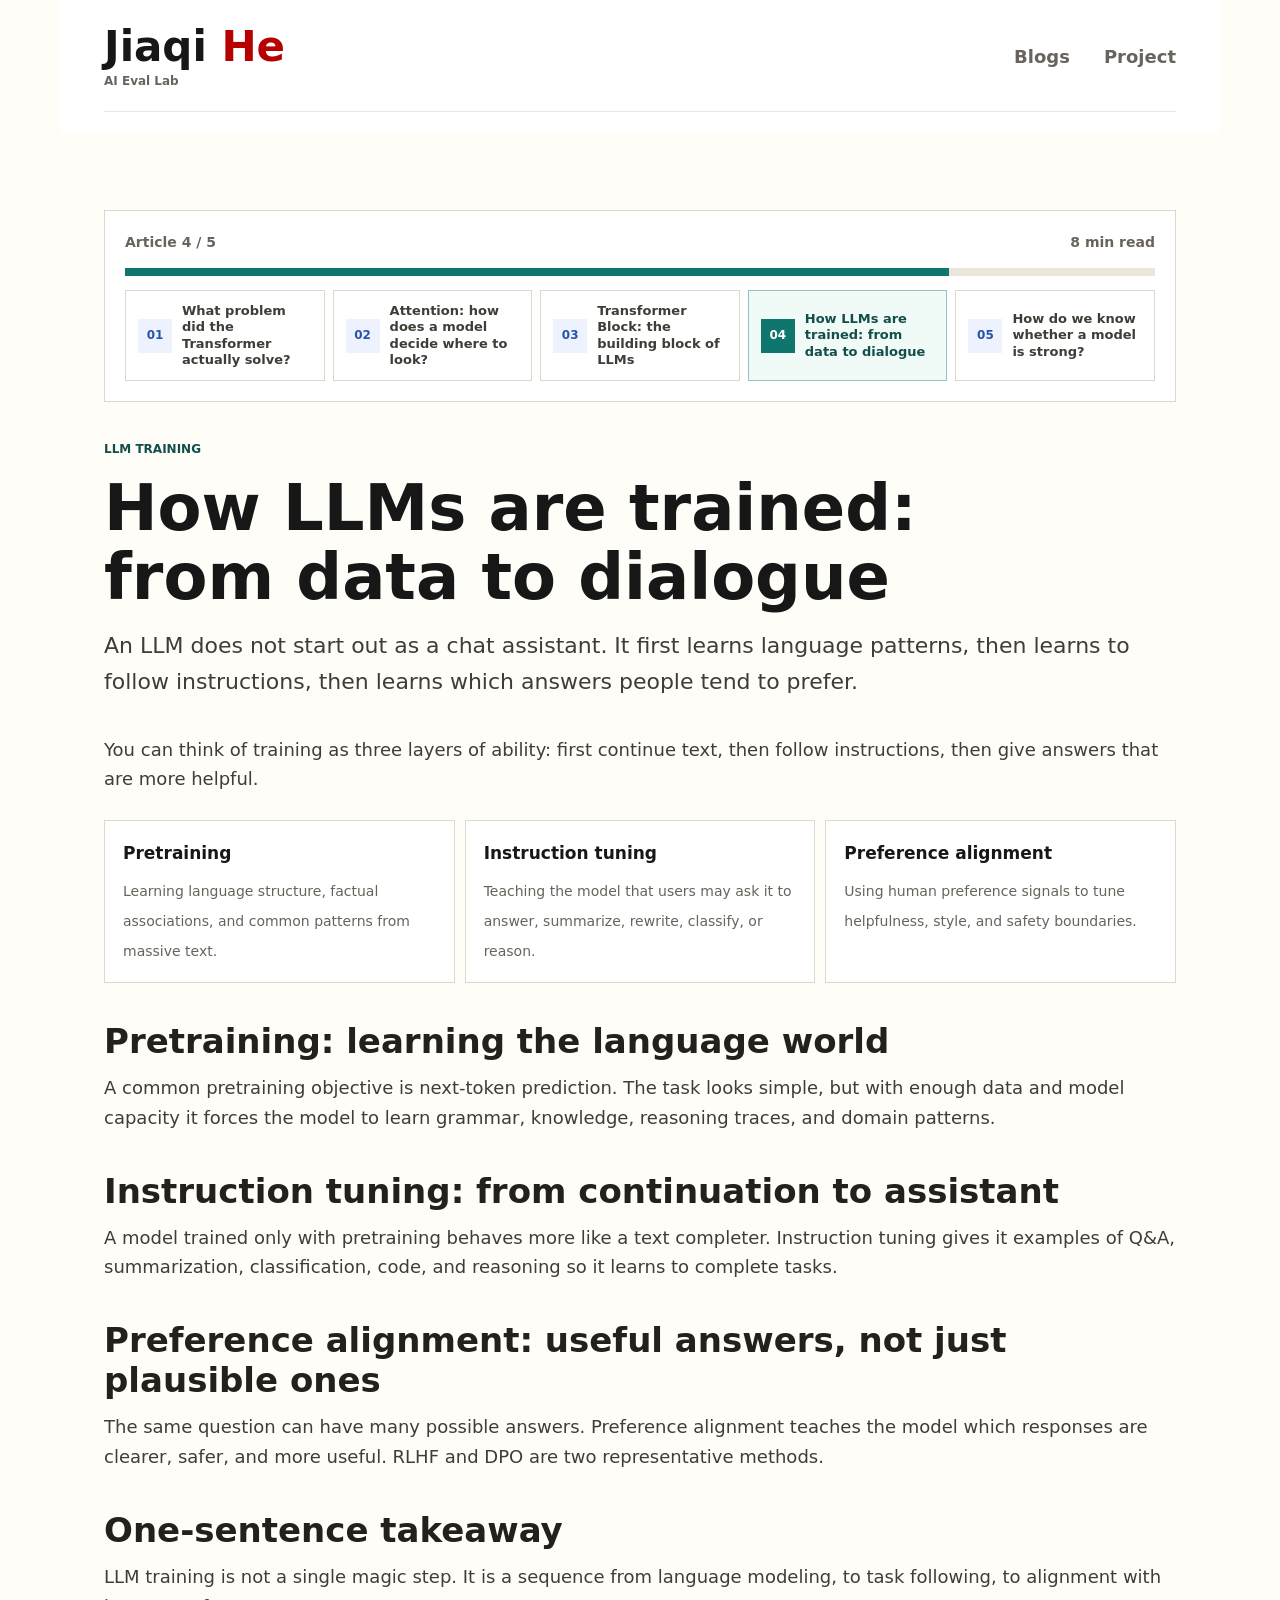
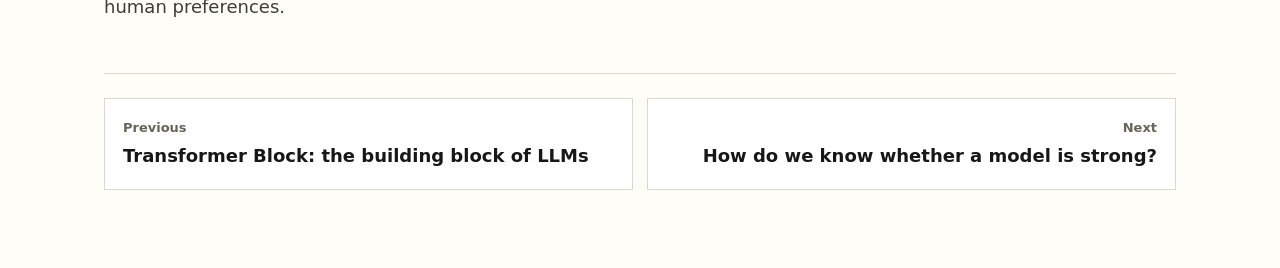
<file: articles/llm-training.html>
<!doctype html>
<html lang="en">
  <head>
    <meta charset="utf-8" />
    <meta name="viewport" content="width=device-width, initial-scale=1" />
    <title>How LLMs are trained: from data to dialogue | Jiaqi He</title>
    <meta
      name="description"
      content="Pretraining, instruction tuning, preference alignment, and what each stage is for."
    />
    <link rel="stylesheet" href="../site.css?v=20260524-c" />
  </head>
  <body class="article-page">
    <header class="site-header">
      <a class="brand" href="../index.html" aria-label="Back to home">
        <span>
          <strong><span>Jiaqi</span> <em>He</em></strong>
          <small>AI Eval Lab</small>
        </span>
      </a>
      <nav class="nav" aria-label="Main navigation">
        <a href="../blogs.html">Blogs</a>
        <a href="../projects.html">Project</a>
      </nav>
    </header>

    <main class="article-layout">
      <section class="series-progress" aria-label="Series progress">
        <div class="progress-meta">
          <span>Article 4 / 5</span>
          <span>8 min read</span>
        </div>
        <div class="progress-track" aria-hidden="true">
          <div class="progress-fill" style="width: 80%"></div>
        </div>
        <div class="series-steps">
          <a href="transformer.html">
            <span class="step-index">01</span>
            <span class="step-title">What problem did the Transformer actually solve?</span>
          </a>
          <a href="attention.html">
            <span class="step-index">02</span>
            <span class="step-title">Attention: how does a model decide where to look?</span>
          </a>
          <a href="transformer-block.html">
            <span class="step-index">03</span>
            <span class="step-title">Transformer Block: the building block of LLMs</span>
          </a>
          <a class="active" href="llm-training.html">
            <span class="step-index">04</span>
            <span class="step-title">How LLMs are trained: from data to dialogue</span>
          </a>
          <a href="model-evaluation.html">
            <span class="step-index">05</span>
            <span class="step-title">How do we know whether a model is strong?</span>
          </a>
        </div>
      </section>

      <article>
        <header class="article-header">
          <p class="section-kicker">LLM Training</p>
          <h1>How LLMs are trained: from data to dialogue</h1>
          <p class="article-summary">An LLM does not start out as a chat assistant. It first learns language patterns, then learns to follow instructions, then learns which answers people tend to prefer.</p>
        </header>

        <div class="article-body">
          <p>You can think of training as three layers of ability: first continue text, then follow instructions, then give answers that are more helpful.</p>

          <div class="concept-map" aria-label="LLM 训练三阶段">
            <div class="concept-node">
              <strong>Pretraining</strong>
              <span>Learning language structure, factual associations, and common patterns from massive text.</span>
            </div>
            <div class="concept-node">
              <strong>Instruction tuning</strong>
              <span>Teaching the model that users may ask it to answer, summarize, rewrite, classify, or reason.</span>
            </div>
            <div class="concept-node">
              <strong>Preference alignment</strong>
              <span>Using human preference signals to tune helpfulness, style, and safety boundaries.</span>
            </div>
          </div>

          <h2>Pretraining: learning the language world</h2>
          <p>A common pretraining objective is next-token prediction. The task looks simple, but with enough data and model capacity it forces the model to learn grammar, knowledge, reasoning traces, and domain patterns.</p>

          <h2>Instruction tuning: from continuation to assistant</h2>
          <p>A model trained only with pretraining behaves more like a text completer. Instruction tuning gives it examples of Q&A, summarization, classification, code, and reasoning so it learns to complete tasks.</p>

          <h2>Preference alignment: useful answers, not just plausible ones</h2>
          <p>The same question can have many possible answers. Preference alignment teaches the model which responses are clearer, safer, and more useful. RLHF and DPO are two representative methods.</p>

          <h2>One-sentence takeaway</h2>
          <p>LLM training is not a single magic step. It is a sequence from language modeling, to task following, to alignment with human preferences.</p>
        </div>
      </article>

      <nav class="article-nav" aria-label="Article navigation">
        <a href="transformer-block.html">
          <span>Previous</span>
          <strong>Transformer Block: the building block of LLMs</strong>
        </a>
        <a href="model-evaluation.html">
          <span>Next</span>
          <strong>How do we know whether a model is strong?</strong>
        </a>
      </nav>
    </main>
  </body>
</html>
</file>
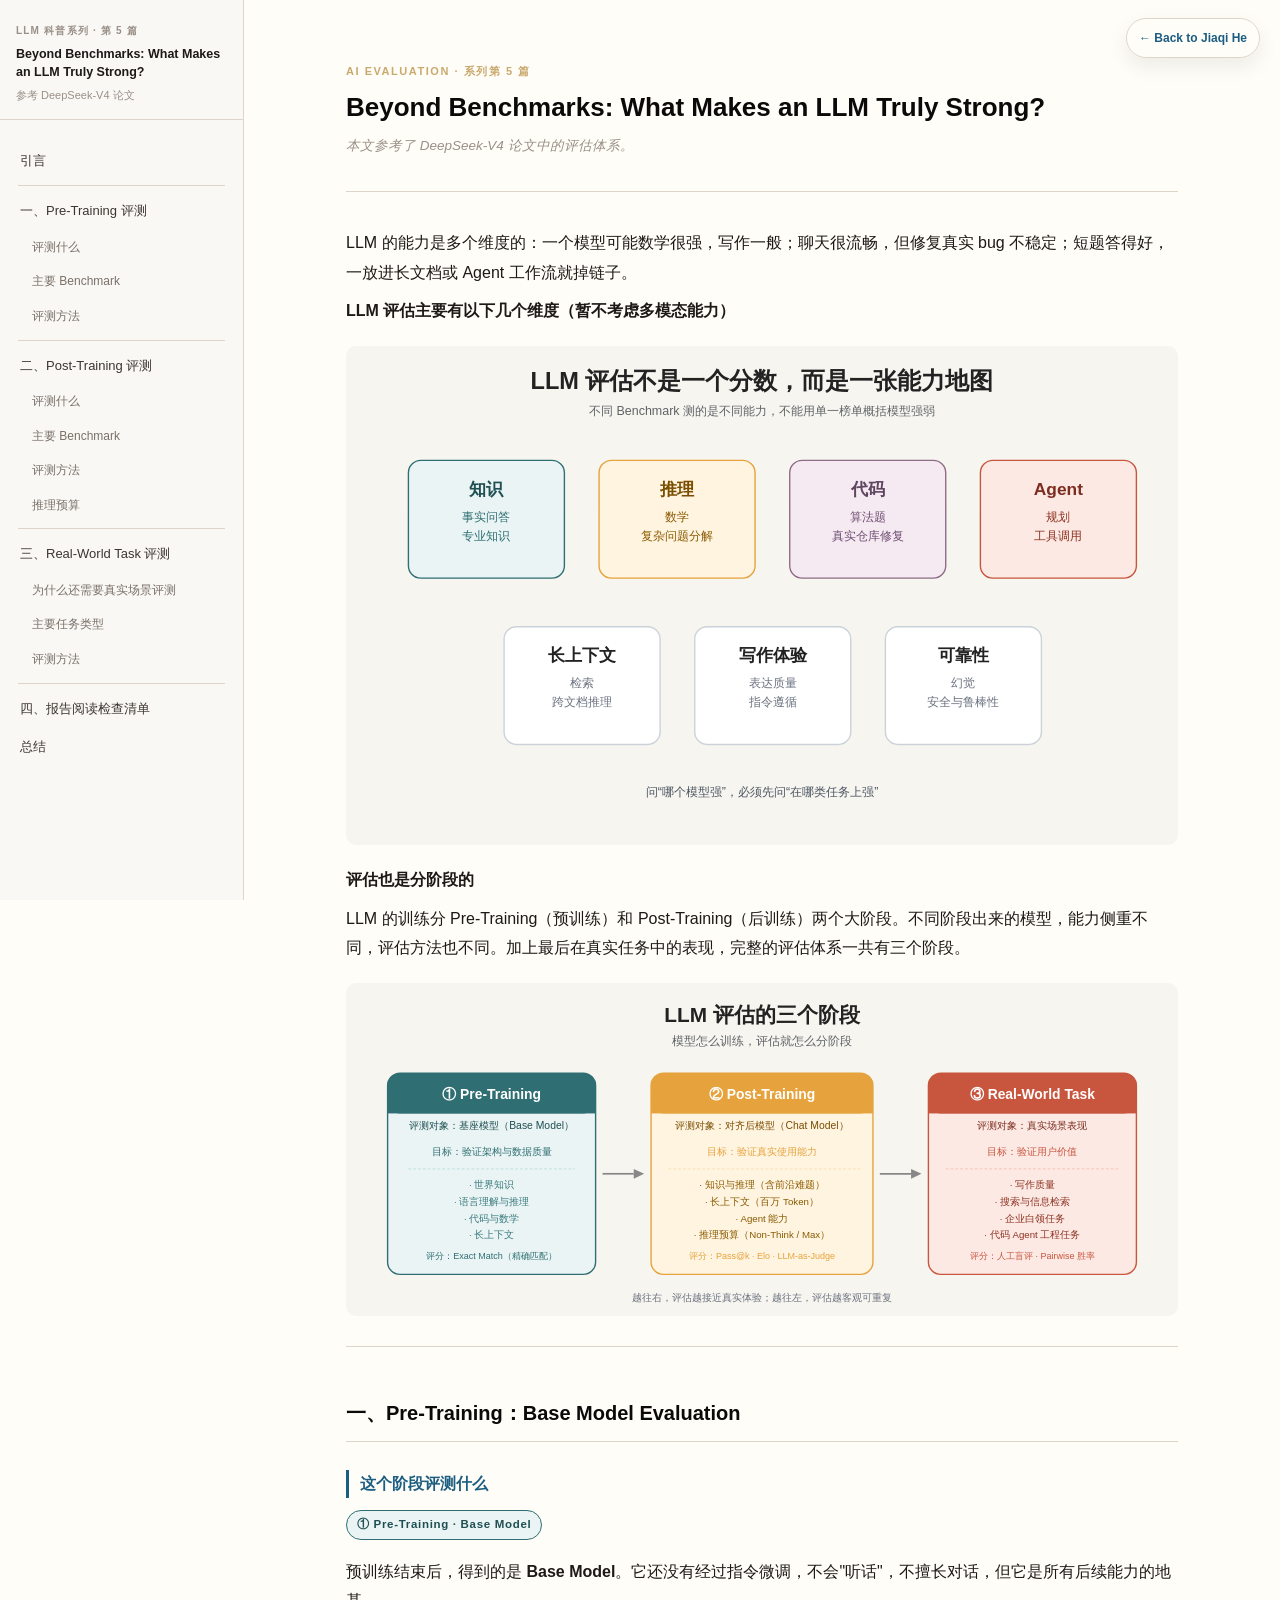
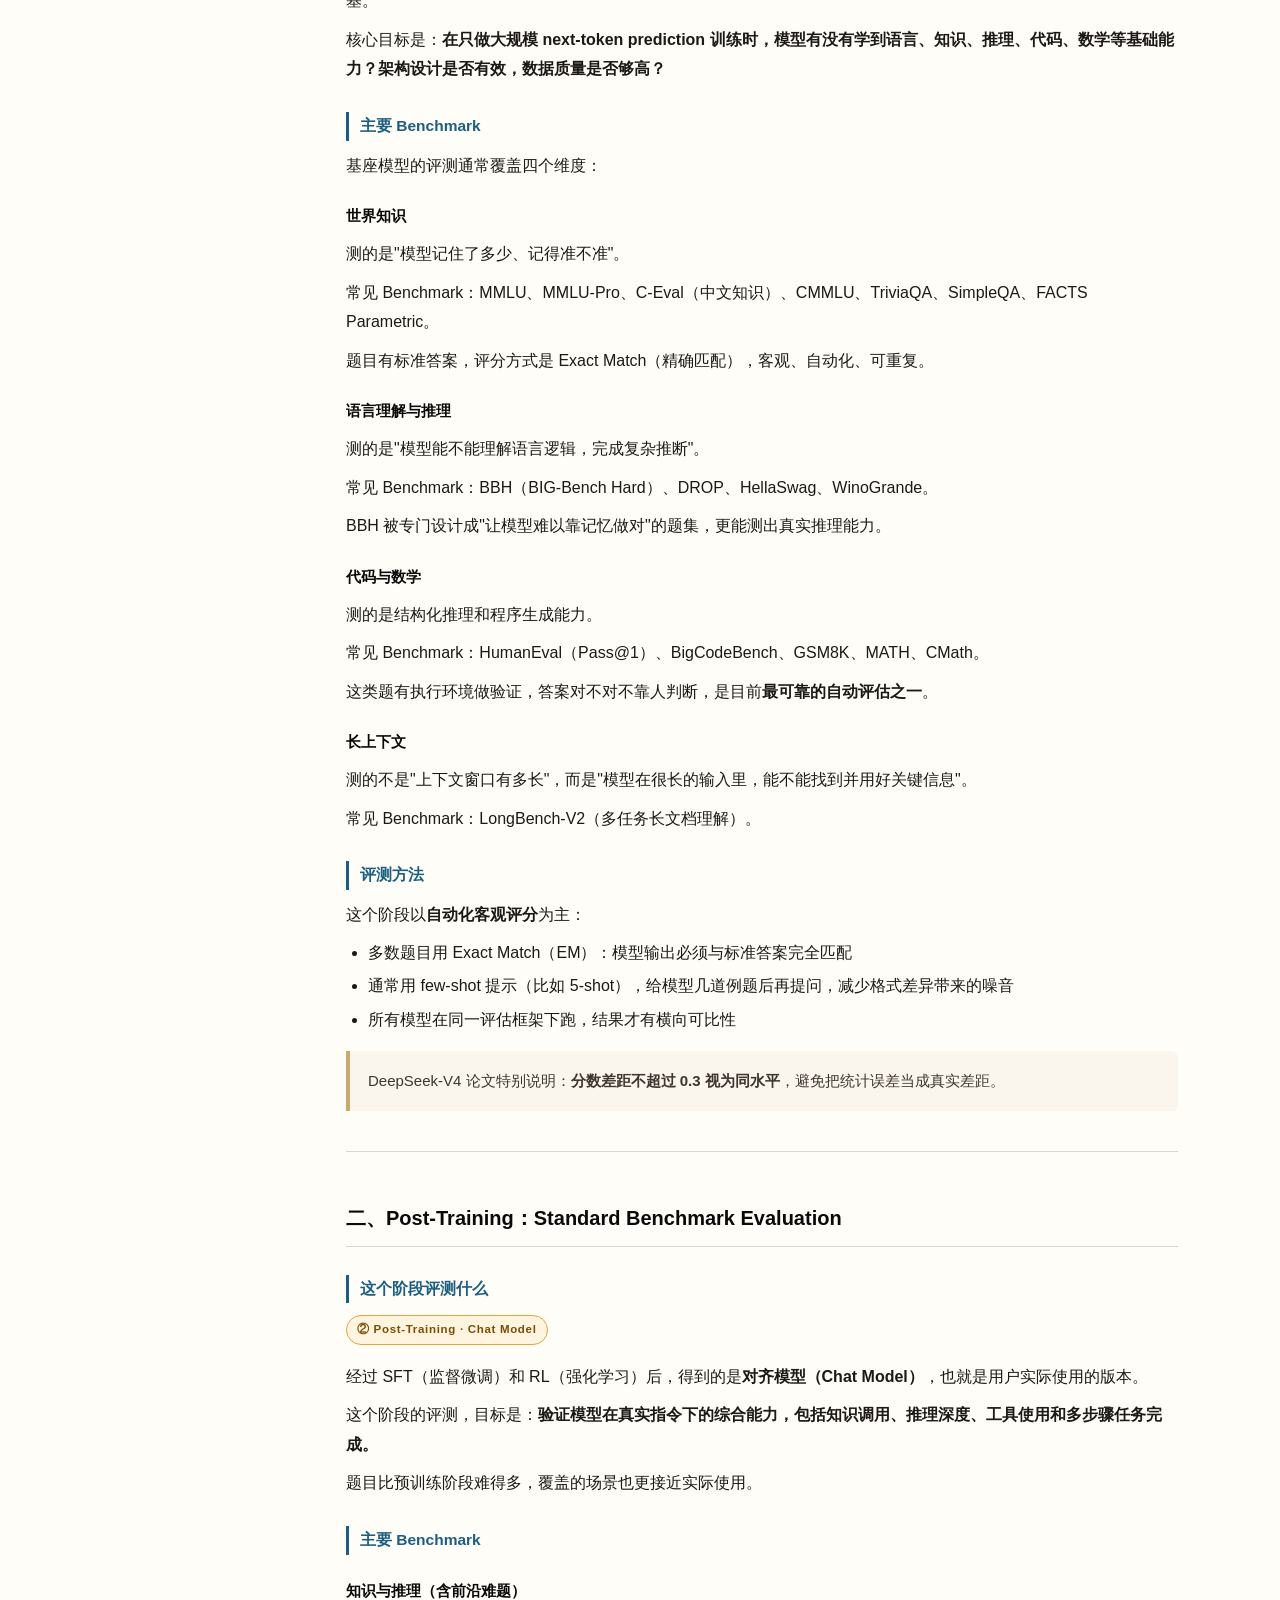
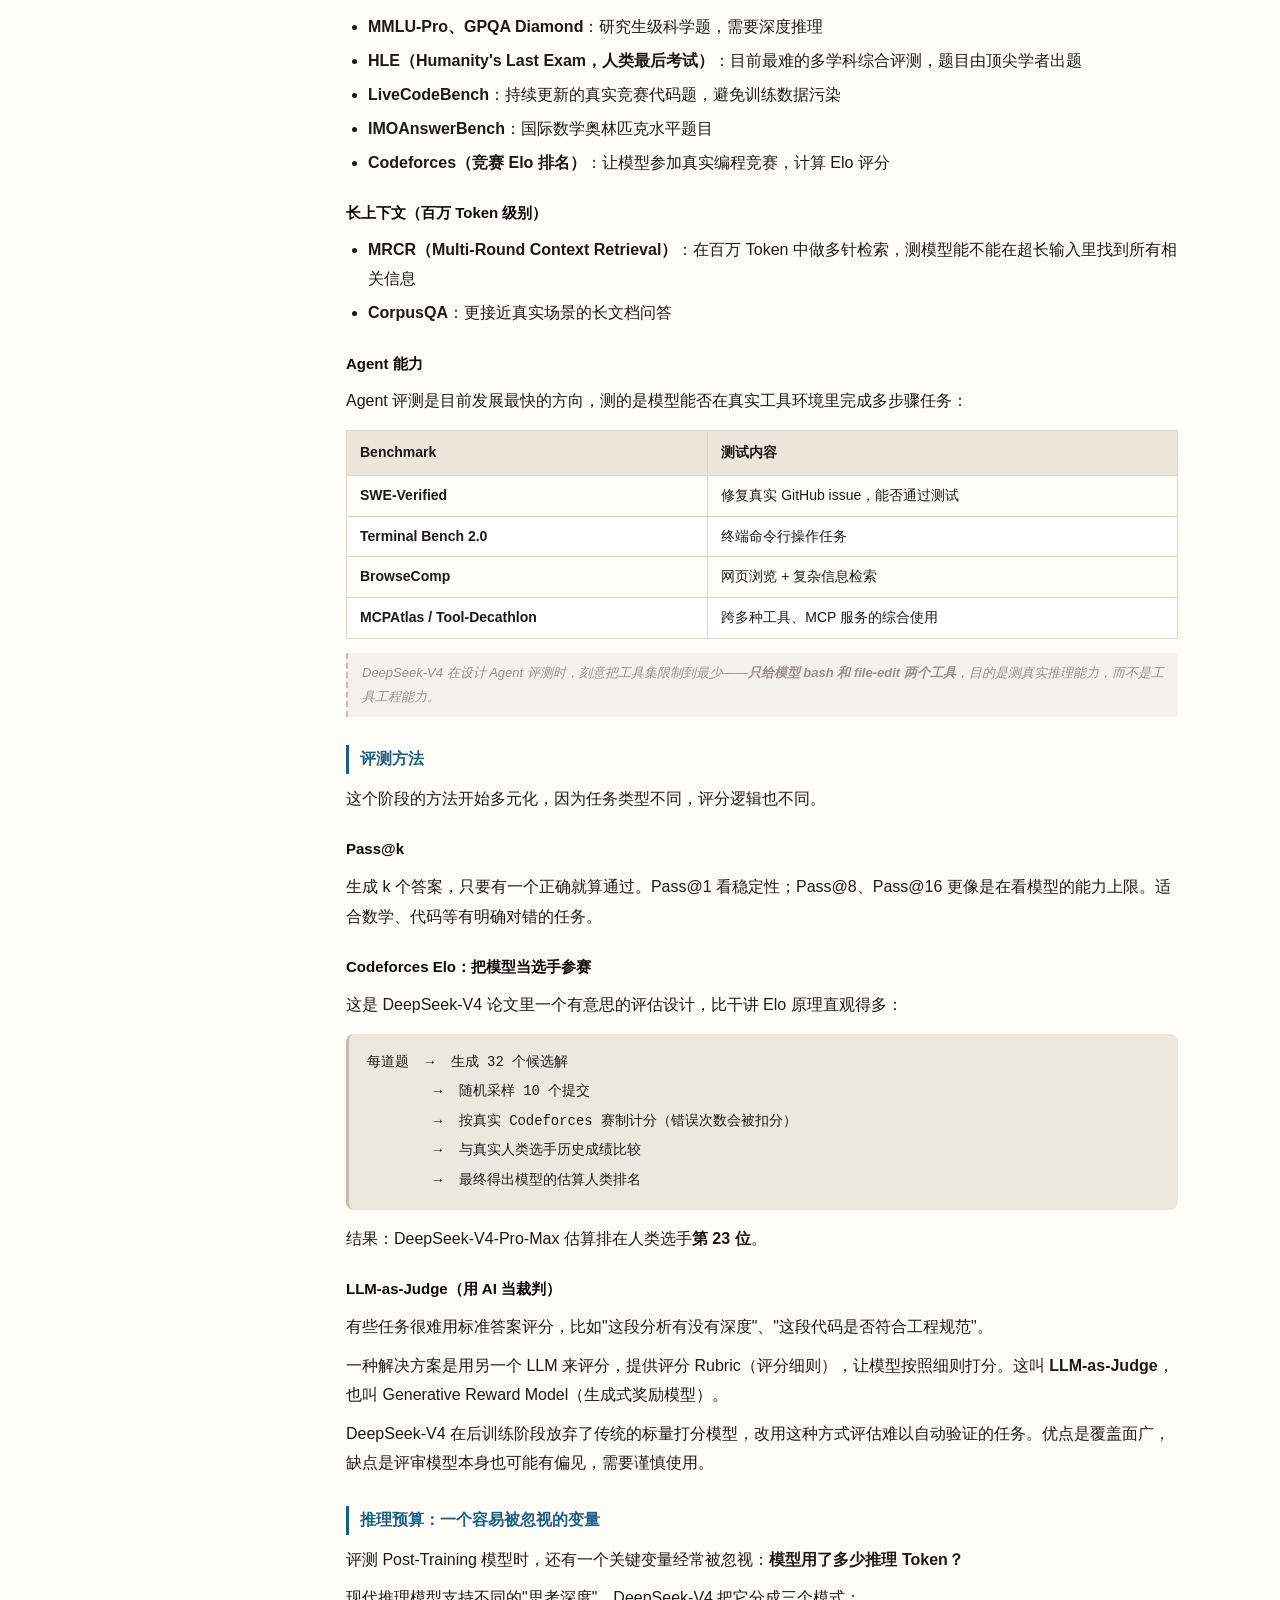
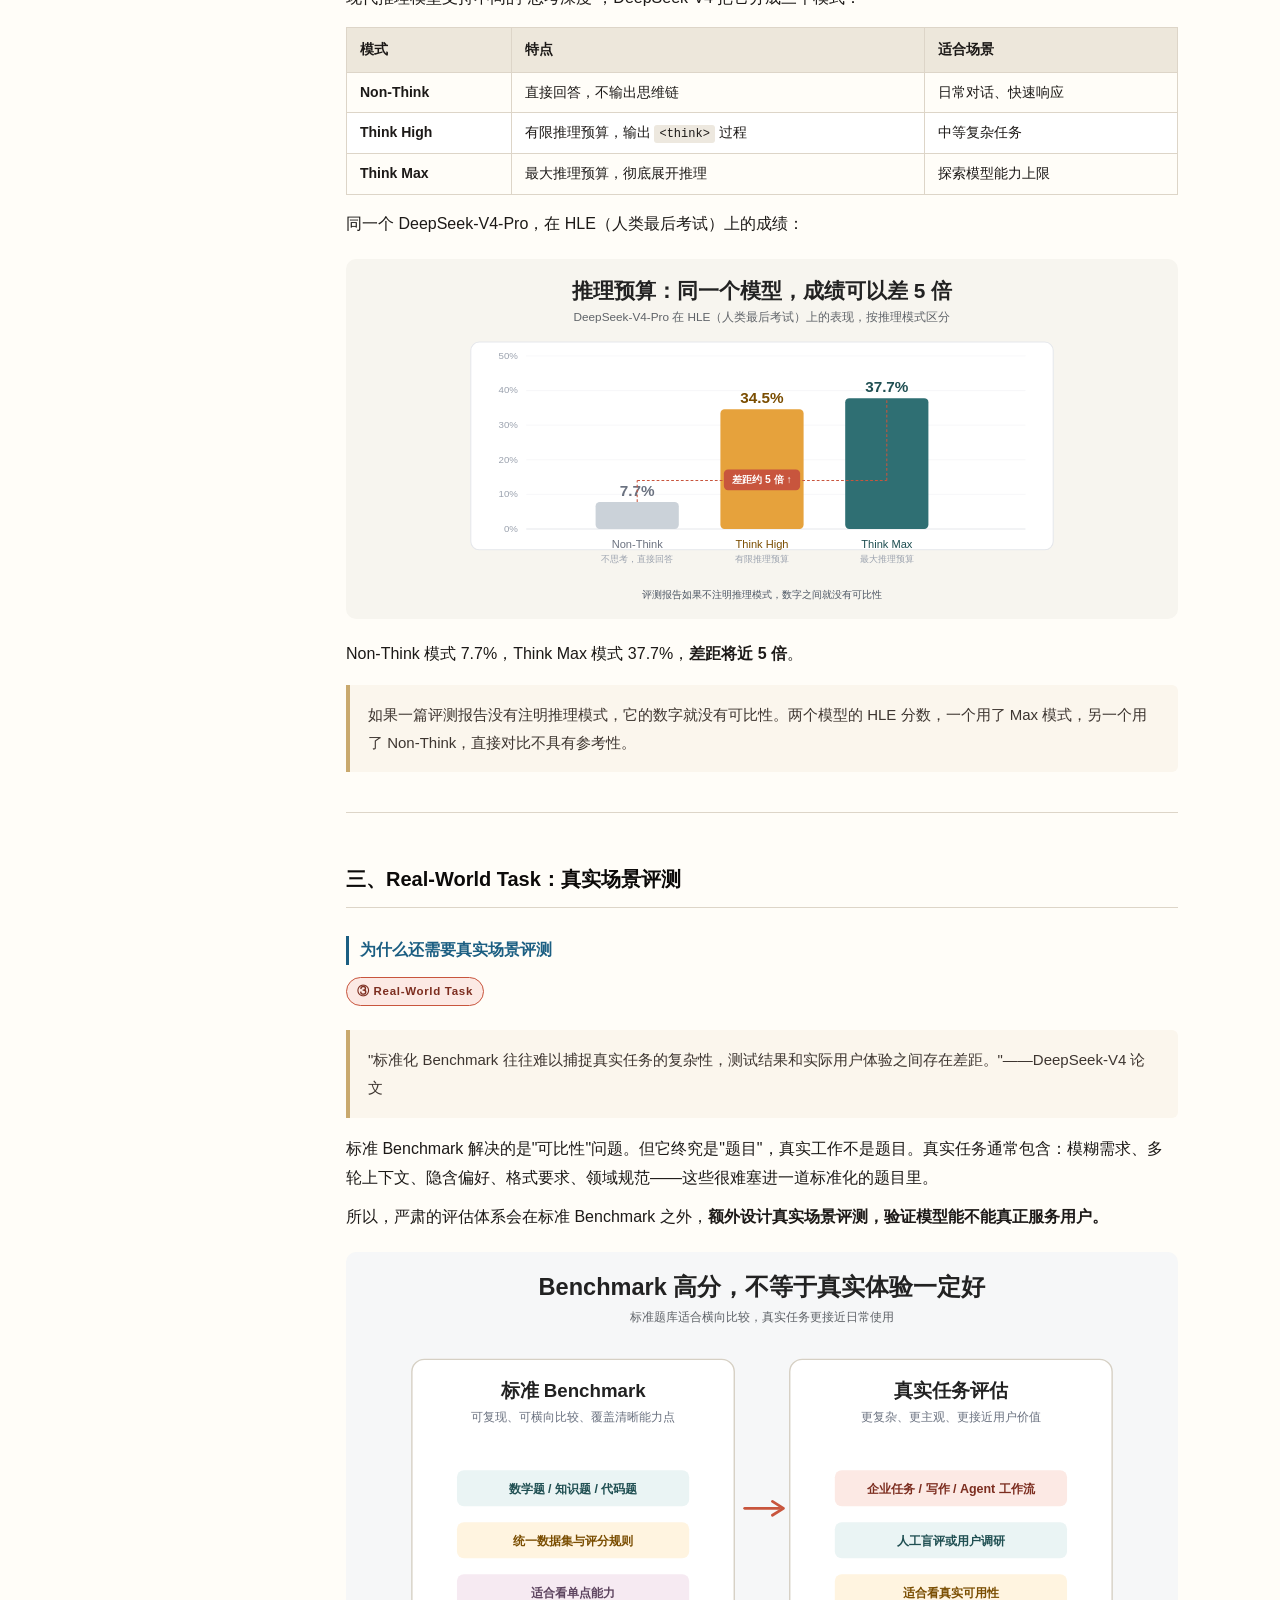
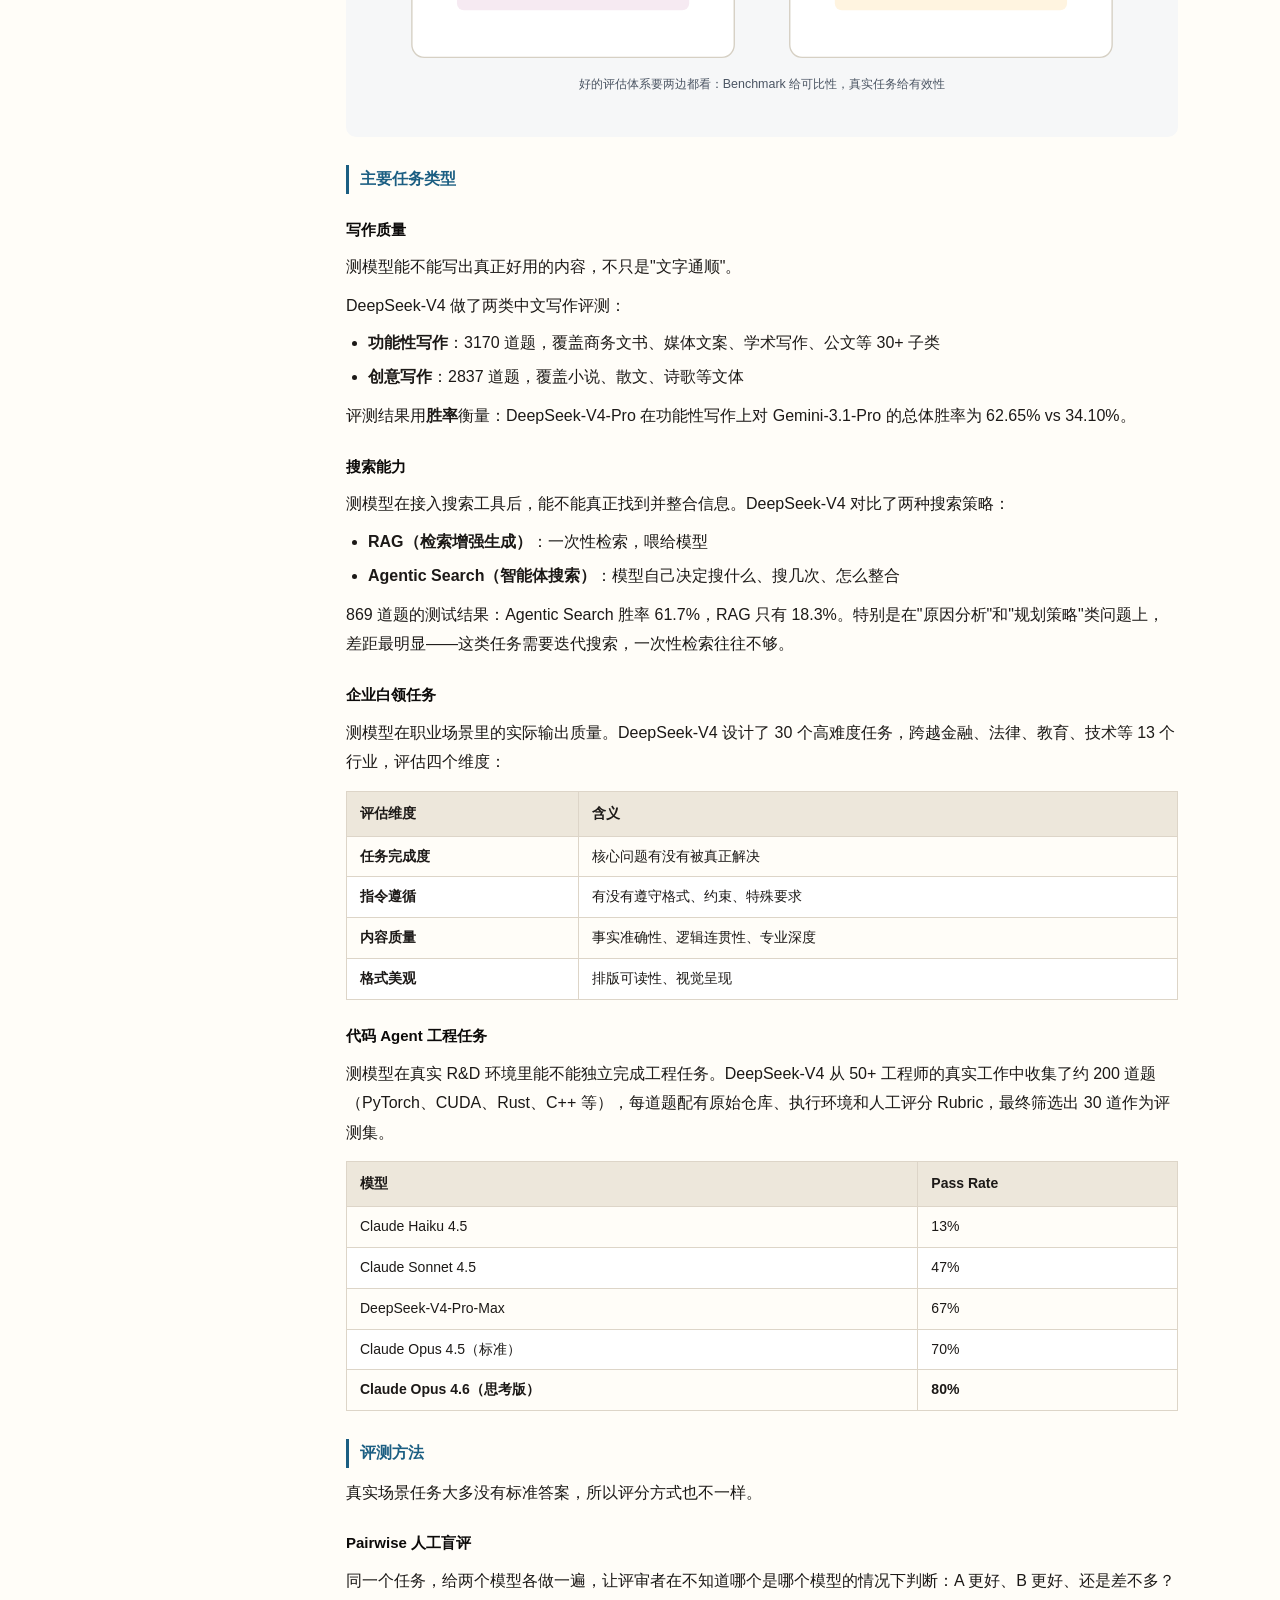
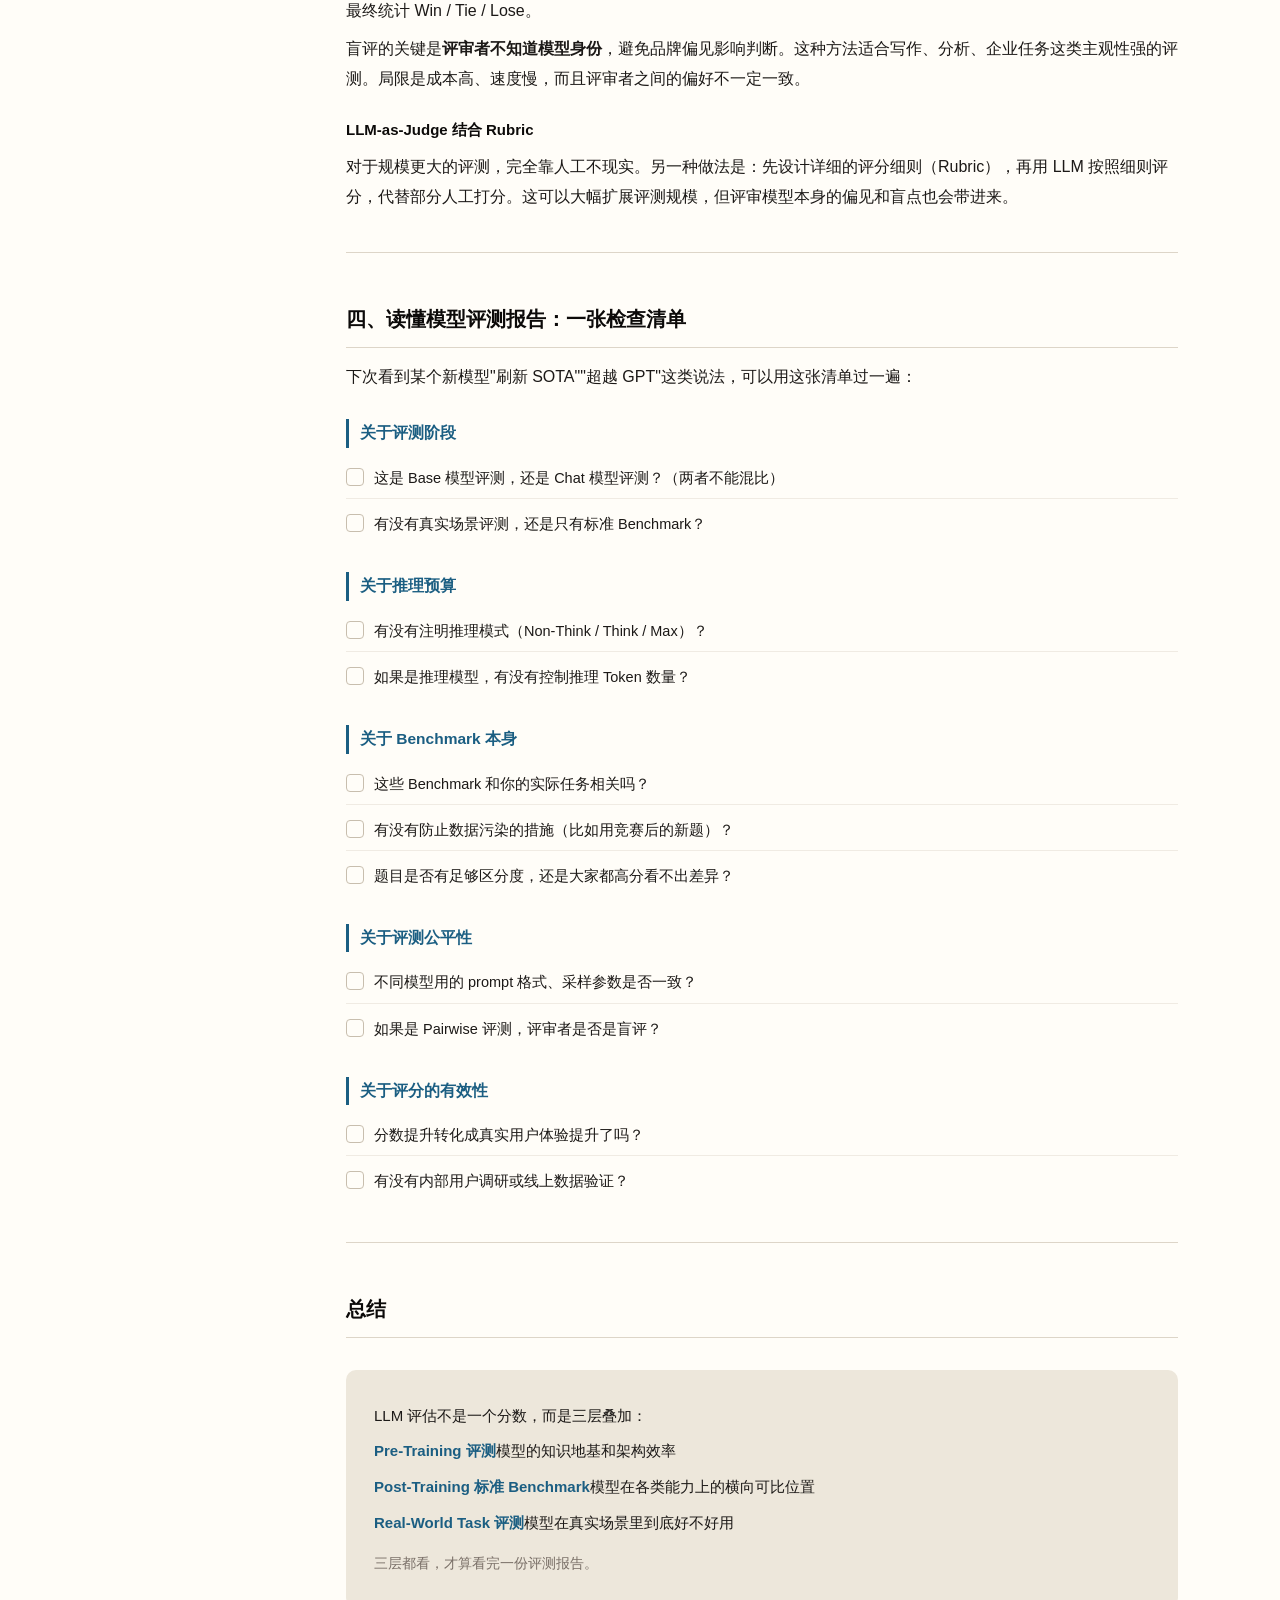
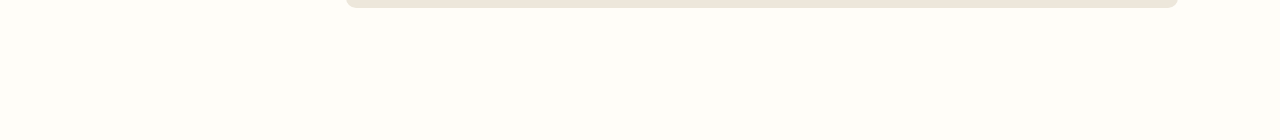
<file: articles/model-evaluation.html>
<!DOCTYPE html>
<html lang="zh-CN">
<head>
<meta charset="UTF-8">
<meta name="viewport" content="width=device-width, initial-scale=1.0">
<title>Beyond Benchmarks: What Makes an LLM Truly Strong? | Jiaqi He</title>
<meta name="description" content="从 Pre-Training、Post-Training 到 Real-World Task，读懂 LLM 评估体系的三个阶段。">
<style>
*{box-sizing:border-box;margin:0;padding:0}
body{background:#FFFDF8;color:#1C1917;font-family:"PingFang SC","Noto Sans SC",-apple-system,"Helvetica Neue",sans-serif;font-size:16px;line-height:1.85}

/* ── 返回链接 ── */
.site-link{position:fixed;right:20px;top:18px;z-index:20;display:inline-flex;align-items:center;gap:6px;padding:8px 12px;border:1px solid #DDD5C8;border-radius:999px;background:rgba(255,253,248,.92);color:#1B5E82;text-decoration:none;font-size:12px;font-weight:700;box-shadow:0 8px 20px rgba(28,25,23,.08);backdrop-filter:blur(10px)}
.site-link:hover{background:#E0EDF5}

/* ── 侧边栏 ── */
.sidebar{position:fixed;top:0;left:0;width:244px;height:100vh;overflow-y:auto;background:#F9F8F5;border-right:1px solid #DDD5C8;display:flex;flex-direction:column;scrollbar-width:thin;scrollbar-color:#C8BEAE transparent}
.sidebar::-webkit-scrollbar{width:4px}
.sidebar::-webkit-scrollbar-thumb{background:#C8BEAE;border-radius:2px}
.sidebar-header{padding:22px 16px 14px;border-bottom:1px solid #DDD5C8}
.sidebar-series{font-size:10px;font-weight:600;letter-spacing:.12em;text-transform:uppercase;color:#9A8F87;margin-bottom:4px}
.sidebar-title{font-size:12.5px;font-weight:600;color:#1C1917;line-height:1.45}
.sidebar-sub{font-size:11px;color:#9A8F87;margin-top:4px}
.toc{list-style:none;padding:10px 0 32px}
.toc-h2>a{display:block;padding:5px 18px;font-size:13px;font-weight:500;color:#3D3530;text-decoration:none;border-left:2px solid transparent;transition:all .12s}
.toc-h3>a{display:block;padding:4px 18px 4px 30px;font-size:12px;color:#7A7068;text-decoration:none;border-left:2px solid transparent;transition:all .12s}
.toc-h2>a:hover,.toc-h3>a:hover{background:#E8E1D6;color:#1C1917}
.toc-h2>a.active,.toc-h3>a.active{color:#1B5E82;background:#E0EDF5;border-left-color:#1B5E82}
.toc-sep{height:1px;background:#DDD5C8;margin:8px 18px}

/* ── 主内容 ── */
.content{margin-left:244px}
.content-inner{max-width:960px;margin:0 auto;padding:52px 64px 100px}

/* ── 文档标题 ── */
.doc-header{margin-bottom:36px;padding-bottom:24px;border-bottom:1px solid #DDD5C8}
.doc-kicker{font-size:11px;font-weight:700;letter-spacing:.14em;text-transform:uppercase;color:#C9A96E;margin-bottom:10px}
h1{font-size:26px;font-weight:700;color:#0C0A09;line-height:1.3;margin-bottom:10px}
.doc-note{color:#9A8F87;font-size:13.5px;font-style:italic;line-height:1.7}

/* ── 标题 ── */
h2{font-size:20px;font-weight:700;color:#0C0A09;margin:48px 0 14px;padding-bottom:9px;border-bottom:1px solid #DDD5C8;scroll-margin-top:20px}
h3{font-size:15.5px;font-weight:600;color:#1B5E82;margin:28px 0 10px;padding-left:11px;border-left:3px solid #1B5E82;scroll-margin-top:20px}
h4{font-size:15px;font-weight:700;color:#0C0A09;margin:22px 0 9px;scroll-margin-top:20px}

/* ── 段落 & 列表 ── */
p{margin:9px 0}
ul,ol{padding-left:22px;margin:9px 0}
li{margin:5px 0;line-height:1.8}

/* ── 引用块 ── */
blockquote{border-left:4px solid #C9A96E;background:#FBF6ED;margin:16px 0;padding:13px 18px;border-radius:0 6px 6px 0}
blockquote p{margin:3px 0;color:#3D3530;font-size:15px}

/* ── 编辑注释 ── */
.editorial-note{color:#9A8F87;font-style:italic;font-size:13px;padding:8px 14px;border-left:2px dashed #C8BEAE;background:#F5F2EE;margin:12px 0;border-radius:0 4px 4px 0}

/* ── 表格 ── */
.table-wrapper{overflow-x:auto;margin:14px 0}
table{width:100%;border-collapse:collapse;font-size:14px}
th{background:#EDE7DB;font-weight:600;text-align:left;padding:9px 13px;border:1px solid #DDD5C8;color:#1C1917}
td{padding:8px 13px;border:1px solid #DDD5C8;vertical-align:top;line-height:1.7}
tr:nth-child(even) td{background:#FFFFFF}

/* ── 代码 ── */
code{background:#EDE8DF;padding:2px 5px;border-radius:3px;font-family:"SFMono-Regular",Consolas,monospace;font-size:.86em}
pre{background:#EDE8DF;padding:14px 18px;border-radius:8px;overflow-x:auto;margin:14px 0;border-left:3px solid #C8BEAE}
pre code{background:none;padding:0;font-size:.87em;line-height:1.7}

/* ── 图片 ── */
.diagram{width:100%;border-radius:10px;margin:20px 0;display:block}
.diagram-caption{font-size:12.5px;color:#9A8F87;text-align:center;margin-top:-10px;margin-bottom:20px}

/* ── 阶段标签 ── */
.stage-badge{display:inline-block;padding:3px 10px;border-radius:20px;font-size:11.5px;font-weight:700;letter-spacing:.06em;margin-bottom:8px}
.stage-badge.pre{background:#EAF4F4;color:#1F4F52;border:1px solid #2F6F73}
.stage-badge.post{background:#FFF4E0;color:#7A4D00;border:1px solid #E6A23C}
.stage-badge.real{background:#FCE9E4;color:#7C2D1F;border:1px solid #C8553D}

/* ── 分割线 ── */
hr{border:none;border-top:1px solid #DDD5C8;margin:40px 0}

/* ── 检查清单 ── */
.checklist{list-style:none;padding:0}
.checklist li{display:flex;align-items:flex-start;gap:10px;padding:7px 0;border-bottom:1px solid #F0EBE3;font-size:14.5px}
.checklist li:last-child{border-bottom:none}
.checklist .check-icon{width:18px;height:18px;border:1.5px solid #C8BEAE;border-radius:4px;flex-shrink:0;margin-top:3px;background:#FFFDF8}

/* ── 总结块 ── */
.summary-block{background:#EDE7DB;border-radius:10px;padding:24px 28px;margin:32px 0}
.summary-block p{margin:8px 0;font-size:15px}
.summary-block strong{color:#1B5E82}

/* ── 响应式 ── */
@media(max-width:860px){
  .site-link{position:sticky;top:0;right:auto;left:0;width:100%;justify-content:center;border-width:0 0 1px;border-radius:0;box-shadow:none}
  .sidebar{position:relative;width:100%;height:auto;max-height:45vh;border-right:none;border-bottom:1px solid #DDD5C8}
  .toc{display:grid;grid-template-columns:1fr 1fr;padding-bottom:14px}
  .toc-h2>a,.toc-h3>a{padding:6px 12px;font-size:12px;border-left:none}
  .toc-h3>a{padding-left:16px}
  .toc-sep{display:none}
  .content{margin-left:0}
  .content-inner{padding:32px 18px 60px}
  h1{font-size:22px}
  h2{font-size:18px;margin-top:36px}
}
</style>
</head>
<body>

<a class="site-link" href="../blogs.html">&larr; Back to Jiaqi He</a>

<!-- ══ 侧边栏 ══ -->
<nav class="sidebar" aria-label="目录">
  <div class="sidebar-header">
    <div class="sidebar-series">LLM 科普系列 · 第 5 篇</div>
    <div class="sidebar-title">Beyond Benchmarks: What Makes an LLM Truly Strong?</div>
    <div class="sidebar-sub">参考 DeepSeek-V4 论文</div>
  </div>
  <ul class="toc">
    <li class="toc-h2"><a class="toc-link" href="#intro">引言</a></li>
    <li class="toc-sep"></li>
    <li class="toc-h2"><a class="toc-link" href="#pre-training">一、Pre-Training 评测</a></li>
    <li class="toc-h3"><a class="toc-link" href="#pre-what">评测什么</a></li>
    <li class="toc-h3"><a class="toc-link" href="#pre-bench">主要 Benchmark</a></li>
    <li class="toc-h3"><a class="toc-link" href="#pre-method">评测方法</a></li>
    <li class="toc-sep"></li>
    <li class="toc-h2"><a class="toc-link" href="#post-training">二、Post-Training 评测</a></li>
    <li class="toc-h3"><a class="toc-link" href="#post-what">评测什么</a></li>
    <li class="toc-h3"><a class="toc-link" href="#post-bench">主要 Benchmark</a></li>
    <li class="toc-h3"><a class="toc-link" href="#post-method">评测方法</a></li>
    <li class="toc-h3"><a class="toc-link" href="#reasoning-budget">推理预算</a></li>
    <li class="toc-sep"></li>
    <li class="toc-h2"><a class="toc-link" href="#real-world">三、Real-World Task 评测</a></li>
    <li class="toc-h3"><a class="toc-link" href="#real-why">为什么还需要真实场景评测</a></li>
    <li class="toc-h3"><a class="toc-link" href="#real-tasks">主要任务类型</a></li>
    <li class="toc-h3"><a class="toc-link" href="#real-method">评测方法</a></li>
    <li class="toc-sep"></li>
    <li class="toc-h2"><a class="toc-link" href="#checklist">四、报告阅读检查清单</a></li>
    <li class="toc-h2"><a class="toc-link" href="#summary">总结</a></li>
  </ul>
</nav>

<!-- ══ 主内容 ══ -->
<main class="content">
<div class="content-inner">

  <!-- 标题 -->
  <header class="doc-header" id="intro">
    <p class="doc-kicker">AI Evaluation · 系列第 5 篇</p>
    <h1>Beyond Benchmarks: What Makes an LLM Truly Strong?</h1>
    <p class="doc-note">本文参考了 DeepSeek-V4 论文中的评估体系。</p>
  </header>

  <!-- 引言 -->
  <p>LLM 的能力是多个维度的：一个模型可能数学很强，写作一般；聊天很流畅，但修复真实 bug 不稳定；短题答得好，一放进长文档或 Agent 工作流就掉链子。</p>

  <p><strong>LLM 评估主要有以下几个维度（暂不考虑多模态能力）</strong></p>

  <img class="diagram" src="../assets/diagrams/llm-evaluation-matrix.svg" alt="LLM 评估能力矩阵">

  <p><strong>评估也是分阶段的</strong></p>

  <p>LLM 的训练分 Pre-Training（预训练）和 Post-Training（后训练）两个大阶段。不同阶段出来的模型，能力侧重不同，评估方法也不同。加上最后在真实任务中的表现，完整的评估体系一共有三个阶段。</p>

  <img class="diagram" src="../assets/diagrams/eval-three-stages.svg" alt="LLM 评估的三个阶段">
  <p class="diagram-caption"></p>
  <hr>

  <!-- ══ 一、Pre-Training ══ -->
  <section id="pre-training">
    <h2>一、Pre-Training：Base Model Evaluation</h2>

    <h3 id="pre-what">这个阶段评测什么</h3>
    <span class="stage-badge pre">① Pre-Training · Base Model</span>
    <p>预训练结束后，得到的是 <strong>Base Model</strong>。它还没有经过指令微调，不会"听话"，不擅长对话，但它是所有后续能力的地基。</p>
    <p>核心目标是：<strong>在只做大规模 next-token prediction 训练时，模型有没有学到语言、知识、推理、代码、数学等基础能力？架构设计是否有效，数据质量是否够高？</strong></p>

    <h3 id="pre-bench">主要 Benchmark</h3>
    <p>基座模型的评测通常覆盖四个维度：</p>

    <h4>世界知识</h4>
    <p>测的是"模型记住了多少、记得准不准"。</p>
    <p>常见 Benchmark：MMLU、MMLU-Pro、C-Eval（中文知识）、CMMLU、TriviaQA、SimpleQA、FACTS Parametric。</p>
    <p>题目有标准答案，评分方式是 Exact Match（精确匹配），客观、自动化、可重复。</p>

    <h4>语言理解与推理</h4>
    <p>测的是"模型能不能理解语言逻辑，完成复杂推断"。</p>
    <p>常见 Benchmark：BBH（BIG-Bench Hard）、DROP、HellaSwag、WinoGrande。</p>
    <p>BBH 被专门设计成"让模型难以靠记忆做对"的题集，更能测出真实推理能力。</p>

    <h4>代码与数学</h4>
    <p>测的是结构化推理和程序生成能力。</p>
    <p>常见 Benchmark：HumanEval（Pass@1）、BigCodeBench、GSM8K、MATH、CMath。</p>
    <p>这类题有执行环境做验证，答案对不对不靠人判断，是目前<strong>最可靠的自动评估之一</strong>。</p>

    <h4>长上下文</h4>
    <p>测的不是"上下文窗口有多长"，而是"模型在很长的输入里，能不能找到并用好关键信息"。</p>
    <p>常见 Benchmark：LongBench-V2（多任务长文档理解）。</p>

    <h3 id="pre-method">评测方法</h3>
    <p>这个阶段以<strong>自动化客观评分</strong>为主：</p>
    <ul>
      <li>多数题目用 Exact Match（EM）：模型输出必须与标准答案完全匹配</li>
      <li>通常用 few-shot 提示（比如 5-shot），给模型几道例题后再提问，减少格式差异带来的噪音</li>
      <li>所有模型在同一评估框架下跑，结果才有横向可比性</li>
    </ul>
    <blockquote>
      <p>DeepSeek-V4 论文特别说明：<strong>分数差距不超过 0.3 视为同水平</strong>，避免把统计误差当成真实差距。</p>
    </blockquote>
  </section>

  <hr>

  <!-- ══ 二、Post-Training ══ -->
  <section id="post-training">
    <h2>二、Post-Training：Standard Benchmark Evaluation</h2>

    <h3 id="post-what">这个阶段评测什么</h3>
    <span class="stage-badge post">② Post-Training · Chat Model</span>
    <p>经过 SFT（监督微调）和 RL（强化学习）后，得到的是<strong>对齐模型（Chat Model）</strong>，也就是用户实际使用的版本。</p>
    <p>这个阶段的评测，目标是：<strong>验证模型在真实指令下的综合能力，包括知识调用、推理深度、工具使用和多步骤任务完成。</strong></p>
    <p>题目比预训练阶段难得多，覆盖的场景也更接近实际使用。</p>

    <h3 id="post-bench">主要 Benchmark</h3>

    <h4>知识与推理（含前沿难题）</h4>
    <ul>
      <li><strong>MMLU-Pro、GPQA Diamond</strong>：研究生级科学题，需要深度推理</li>
      <li><strong>HLE（Humanity's Last Exam，人类最后考试）</strong>：目前最难的多学科综合评测，题目由顶尖学者出题</li>
      <li><strong>LiveCodeBench</strong>：持续更新的真实竞赛代码题，避免训练数据污染</li>
      <li><strong>IMOAnswerBench</strong>：国际数学奥林匹克水平题目</li>
      <li><strong>Codeforces（竞赛 Elo 排名）</strong>：让模型参加真实编程竞赛，计算 Elo 评分</li>
    </ul>

    <h4>长上下文（百万 Token 级别）</h4>
    <ul>
      <li><strong>MRCR（Multi-Round Context Retrieval）</strong>：在百万 Token 中做多针检索，测模型能不能在超长输入里找到所有相关信息</li>
      <li><strong>CorpusQA</strong>：更接近真实场景的长文档问答</li>
    </ul>

    <h4>Agent 能力</h4>
    <p>Agent 评测是目前发展最快的方向，测的是模型能否在真实工具环境里完成多步骤任务：</p>
    <div class="table-wrapper">
      <table>
        <thead><tr><th>Benchmark</th><th>测试内容</th></tr></thead>
        <tbody>
          <tr><td><strong>SWE-Verified</strong></td><td>修复真实 GitHub issue，能否通过测试</td></tr>
          <tr><td><strong>Terminal Bench 2.0</strong></td><td>终端命令行操作任务</td></tr>
          <tr><td><strong>BrowseComp</strong></td><td>网页浏览 + 复杂信息检索</td></tr>
          <tr><td><strong>MCPAtlas / Tool-Decathlon</strong></td><td>跨多种工具、MCP 服务的综合使用</td></tr>
        </tbody>
      </table>
    </div>
    <p class="editorial-note">DeepSeek-V4 在设计 Agent 评测时，刻意把工具集限制到最少——<strong>只给模型 bash 和 file-edit 两个工具</strong>，目的是测真实推理能力，而不是工具工程能力。</p>

    <h3 id="post-method">评测方法</h3>
    <p>这个阶段的方法开始多元化，因为任务类型不同，评分逻辑也不同。</p>

    <h4>Pass@k</h4>
    <p>生成 k 个答案，只要有一个正确就算通过。Pass@1 看稳定性；Pass@8、Pass@16 更像是在看模型的能力上限。适合数学、代码等有明确对错的任务。</p>

    <h4>Codeforces Elo：把模型当选手参赛</h4>
    <p>这是 DeepSeek-V4 论文里一个有意思的评估设计，比干讲 Elo 原理直观得多：</p>
    <pre><code>每道题  →  生成 32 个候选解
        →  随机采样 10 个提交
        →  按真实 Codeforces 赛制计分（错误次数会被扣分）
        →  与真实人类选手历史成绩比较
        →  最终得出模型的估算人类排名</code></pre>
    <p>结果：DeepSeek-V4-Pro-Max 估算排在人类选手<strong>第 23 位</strong>。</p>

    <h4>LLM-as-Judge（用 AI 当裁判）</h4>
    <p>有些任务很难用标准答案评分，比如"这段分析有没有深度"、"这段代码是否符合工程规范"。</p>
    <p>一种解决方案是用另一个 LLM 来评分，提供评分 Rubric（评分细则），让模型按照细则打分。这叫 <strong>LLM-as-Judge</strong>，也叫 Generative Reward Model（生成式奖励模型）。</p>
    <p>DeepSeek-V4 在后训练阶段放弃了传统的标量打分模型，改用这种方式评估难以自动验证的任务。优点是覆盖面广，缺点是评审模型本身也可能有偏见，需要谨慎使用。</p>

    <h3 id="reasoning-budget">推理预算：一个容易被忽视的变量</h3>
    <p>评测 Post-Training 模型时，还有一个关键变量经常被忽视：<strong>模型用了多少推理 Token？</strong></p>
    <p>现代推理模型支持不同的"思考深度"，DeepSeek-V4 把它分成三个模式：</p>
    <div class="table-wrapper">
      <table>
        <thead><tr><th>模式</th><th>特点</th><th>适合场景</th></tr></thead>
        <tbody>
          <tr><td><strong>Non-Think</strong></td><td>直接回答，不输出思维链</td><td>日常对话、快速响应</td></tr>
          <tr><td><strong>Think High</strong></td><td>有限推理预算，输出 <code>&lt;think&gt;</code> 过程</td><td>中等复杂任务</td></tr>
          <tr><td><strong>Think Max</strong></td><td>最大推理预算，彻底展开推理</td><td>探索模型能力上限</td></tr>
        </tbody>
      </table>
    </div>
    <p>同一个 DeepSeek-V4-Pro，在 HLE（人类最后考试）上的成绩：</p>
    <img class="diagram" src="../assets/diagrams/reasoning-effort.svg" alt="推理预算对评测结果的影响">
    <p>Non-Think 模式 7.7%，Think Max 模式 37.7%，<strong>差距将近 5 倍</strong>。</p>
    <blockquote>
      <p>如果一篇评测报告没有注明推理模式，它的数字就没有可比性。两个模型的 HLE 分数，一个用了 Max 模式，另一个用了 Non-Think，直接对比不具有参考性。</p>
    </blockquote>
  </section>

  <hr>

  <!-- ══ 三、Real-World Task ══ -->
  <section id="real-world">
    <h2>三、Real-World Task：真实场景评测</h2>

    <h3 id="real-why">为什么还需要真实场景评测</h3>
    <span class="stage-badge real">③ Real-World Task</span>
    <blockquote>
      <p>"标准化 Benchmark 往往难以捕捉真实任务的复杂性，测试结果和实际用户体验之间存在差距。"——DeepSeek-V4 论文</p>
    </blockquote>
    <p>标准 Benchmark 解决的是"可比性"问题。但它终究是"题目"，真实工作不是题目。真实任务通常包含：模糊需求、多轮上下文、隐含偏好、格式要求、领域规范——这些很难塞进一道标准化的题目里。</p>
    <p>所以，严肃的评估体系会在标准 Benchmark 之外，<strong>额外设计真实场景评测，验证模型能不能真正服务用户。</strong></p>
    <img class="diagram" src="../assets/diagrams/benchmark-vs-realworld.svg" alt="Benchmark 与真实任务评估">

    <h3 id="real-tasks">主要任务类型</h3>

    <h4>写作质量</h4>
    <p>测模型能不能写出真正好用的内容，不只是"文字通顺"。</p>
    <p>DeepSeek-V4 做了两类中文写作评测：</p>
    <ul>
      <li><strong>功能性写作</strong>：3170 道题，覆盖商务文书、媒体文案、学术写作、公文等 30+ 子类</li>
      <li><strong>创意写作</strong>：2837 道题，覆盖小说、散文、诗歌等文体</li>
    </ul>
    <p>评测结果用<strong>胜率</strong>衡量：DeepSeek-V4-Pro 在功能性写作上对 Gemini-3.1-Pro 的总体胜率为 62.65% vs 34.10%。</p>

    <h4>搜索能力</h4>
    <p>测模型在接入搜索工具后，能不能真正找到并整合信息。DeepSeek-V4 对比了两种搜索策略：</p>
    <ul>
      <li><strong>RAG（检索增强生成）</strong>：一次性检索，喂给模型</li>
      <li><strong>Agentic Search（智能体搜索）</strong>：模型自己决定搜什么、搜几次、怎么整合</li>
    </ul>
    <p>869 道题的测试结果：Agentic Search 胜率 61.7%，RAG 只有 18.3%。特别是在"原因分析"和"规划策略"类问题上，差距最明显——这类任务需要迭代搜索，一次性检索往往不够。</p>

    <h4>企业白领任务</h4>
    <p>测模型在职业场景里的实际输出质量。DeepSeek-V4 设计了 30 个高难度任务，跨越金融、法律、教育、技术等 13 个行业，评估四个维度：</p>
    <div class="table-wrapper">
      <table>
        <thead><tr><th>评估维度</th><th>含义</th></tr></thead>
        <tbody>
          <tr><td><strong>任务完成度</strong></td><td>核心问题有没有被真正解决</td></tr>
          <tr><td><strong>指令遵循</strong></td><td>有没有遵守格式、约束、特殊要求</td></tr>
          <tr><td><strong>内容质量</strong></td><td>事实准确性、逻辑连贯性、专业深度</td></tr>
          <tr><td><strong>格式美观</strong></td><td>排版可读性、视觉呈现</td></tr>
        </tbody>
      </table>
    </div>

    <h4>代码 Agent 工程任务</h4>
    <p>测模型在真实 R&amp;D 环境里能不能独立完成工程任务。DeepSeek-V4 从 50+ 工程师的真实工作中收集了约 200 道题（PyTorch、CUDA、Rust、C++ 等），每道题配有原始仓库、执行环境和人工评分 Rubric，最终筛选出 30 道作为评测集。</p>
    <div class="table-wrapper">
      <table>
        <thead><tr><th>模型</th><th>Pass Rate</th></tr></thead>
        <tbody>
          <tr><td>Claude Haiku 4.5</td><td>13%</td></tr>
          <tr><td>Claude Sonnet 4.5</td><td>47%</td></tr>
          <tr><td>DeepSeek-V4-Pro-Max</td><td>67%</td></tr>
          <tr><td>Claude Opus 4.5（标准）</td><td>70%</td></tr>
          <tr><td><strong>Claude Opus 4.6（思考版）</strong></td><td><strong>80%</strong></td></tr>
        </tbody>
      </table>
    </div>

    <h3 id="real-method">评测方法</h3>
    <p>真实场景任务大多没有标准答案，所以评分方式也不一样。</p>

    <h4>Pairwise 人工盲评</h4>
    <p>同一个任务，给两个模型各做一遍，让评审者在不知道哪个是哪个模型的情况下判断：A 更好、B 更好、还是差不多？最终统计 Win / Tie / Lose。</p>
    <p>盲评的关键是<strong>评审者不知道模型身份</strong>，避免品牌偏见影响判断。这种方法适合写作、分析、企业任务这类主观性强的评测。局限是成本高、速度慢，而且评审者之间的偏好不一定一致。</p>

    <h4>LLM-as-Judge 结合 Rubric</h4>
    <p>对于规模更大的评测，完全靠人工不现实。另一种做法是：先设计详细的评分细则（Rubric），再用 LLM 按照细则评分，代替部分人工打分。这可以大幅扩展评测规模，但评审模型本身的偏见和盲点也会带进来。</p>
  </section>

  <hr>

  <!-- ══ 四、检查清单 ══ -->
  <section id="checklist">
    <h2>四、读懂模型评测报告：一张检查清单</h2>
    <p>下次看到某个新模型"刷新 SOTA""超越 GPT"这类说法，可以用这张清单过一遍：</p>

    <h3>关于评测阶段</h3>
    <ul class="checklist">
      <li><span class="check-icon"></span><span>这是 Base 模型评测，还是 Chat 模型评测？（两者不能混比）</span></li>
      <li><span class="check-icon"></span><span>有没有真实场景评测，还是只有标准 Benchmark？</span></li>
    </ul>

    <h3>关于推理预算</h3>
    <ul class="checklist">
      <li><span class="check-icon"></span><span>有没有注明推理模式（Non-Think / Think / Max）？</span></li>
      <li><span class="check-icon"></span><span>如果是推理模型，有没有控制推理 Token 数量？</span></li>
    </ul>

    <h3>关于 Benchmark 本身</h3>
    <ul class="checklist">
      <li><span class="check-icon"></span><span>这些 Benchmark 和你的实际任务相关吗？</span></li>
      <li><span class="check-icon"></span><span>有没有防止数据污染的措施（比如用竞赛后的新题）？</span></li>
      <li><span class="check-icon"></span><span>题目是否有足够区分度，还是大家都高分看不出差异？</span></li>
    </ul>

    <h3>关于评测公平性</h3>
    <ul class="checklist">
      <li><span class="check-icon"></span><span>不同模型用的 prompt 格式、采样参数是否一致？</span></li>
      <li><span class="check-icon"></span><span>如果是 Pairwise 评测，评审者是否是盲评？</span></li>
    </ul>

    <h3>关于评分的有效性</h3>
    <ul class="checklist">
      <li><span class="check-icon"></span><span>分数提升转化成真实用户体验提升了吗？</span></li>
      <li><span class="check-icon"></span><span>有没有内部用户调研或线上数据验证？</span></li>
    </ul>
  </section>

  <hr>

  <!-- ══ 总结 ══ -->
  <section id="summary">
    <h2>总结</h2>
    <div class="summary-block">
      <p>LLM 评估不是一个分数，而是三层叠加：</p>
      <p><strong>Pre-Training 评测</strong>模型的知识地基和架构效率</p>
      <p><strong>Post-Training 标准 Benchmark</strong>模型在各类能力上的横向可比位置</p>
      <p><strong>Real-World Task 评测</strong>模型在真实场景里到底好不好用</p>
      <p style="margin-top:14px;color:#7A7068;font-size:14px">三层都看，才算看完一份评测报告。</p>
    </div>
  </section>

</div>
</main>

<script>
// 滚动高亮 TOC
const tocLinks = document.querySelectorAll('.toc-link');
const headings = Array.from(document.querySelectorAll('h2[id], h3[id]'));

function updateToc() {
  const scrollY = window.scrollY + 80;
  let active = null;
  for (const h of headings) {
    if (h.offsetTop <= scrollY) active = h.id;
  }
  tocLinks.forEach(a => {
    const href = a.getAttribute('href');
    a.classList.toggle('active', href === '#' + active);
  });
}

window.addEventListener('scroll', updateToc, {passive: true});
updateToc();
</script>
</body>
</html>
</file>
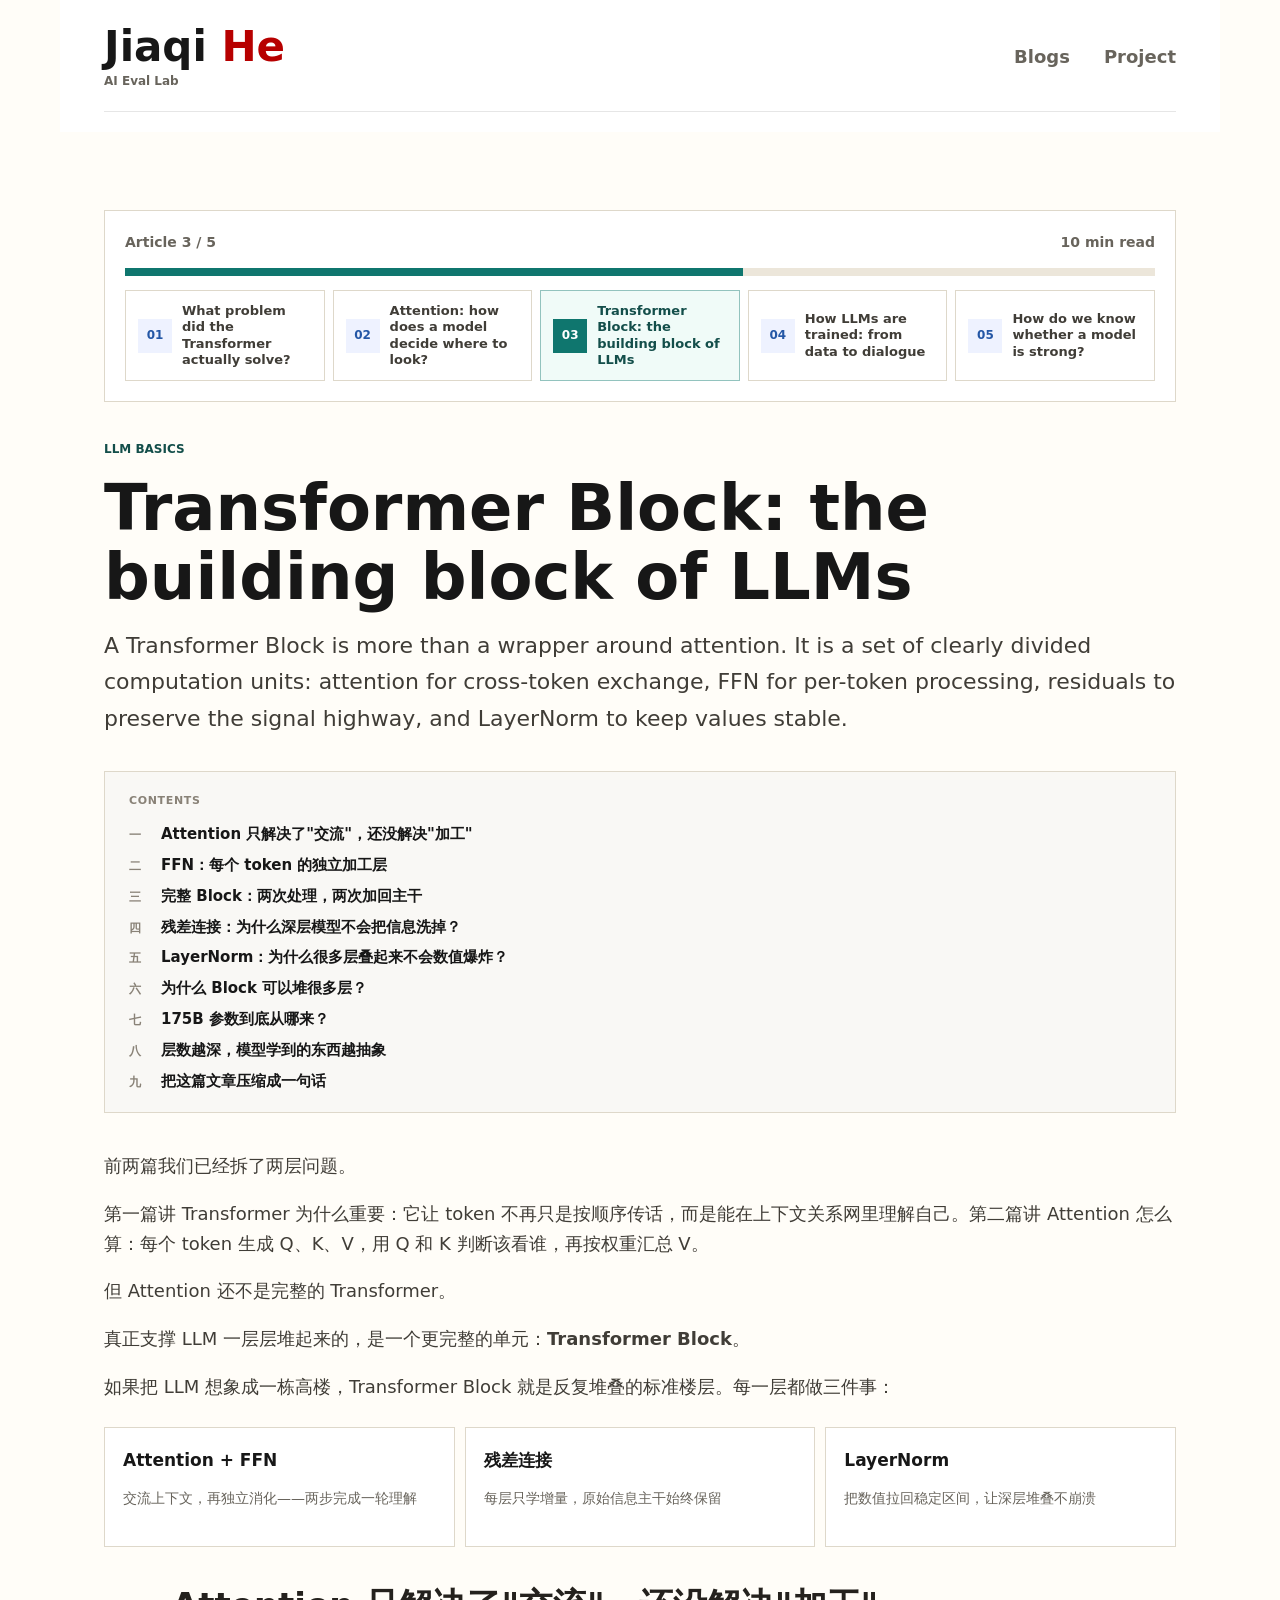
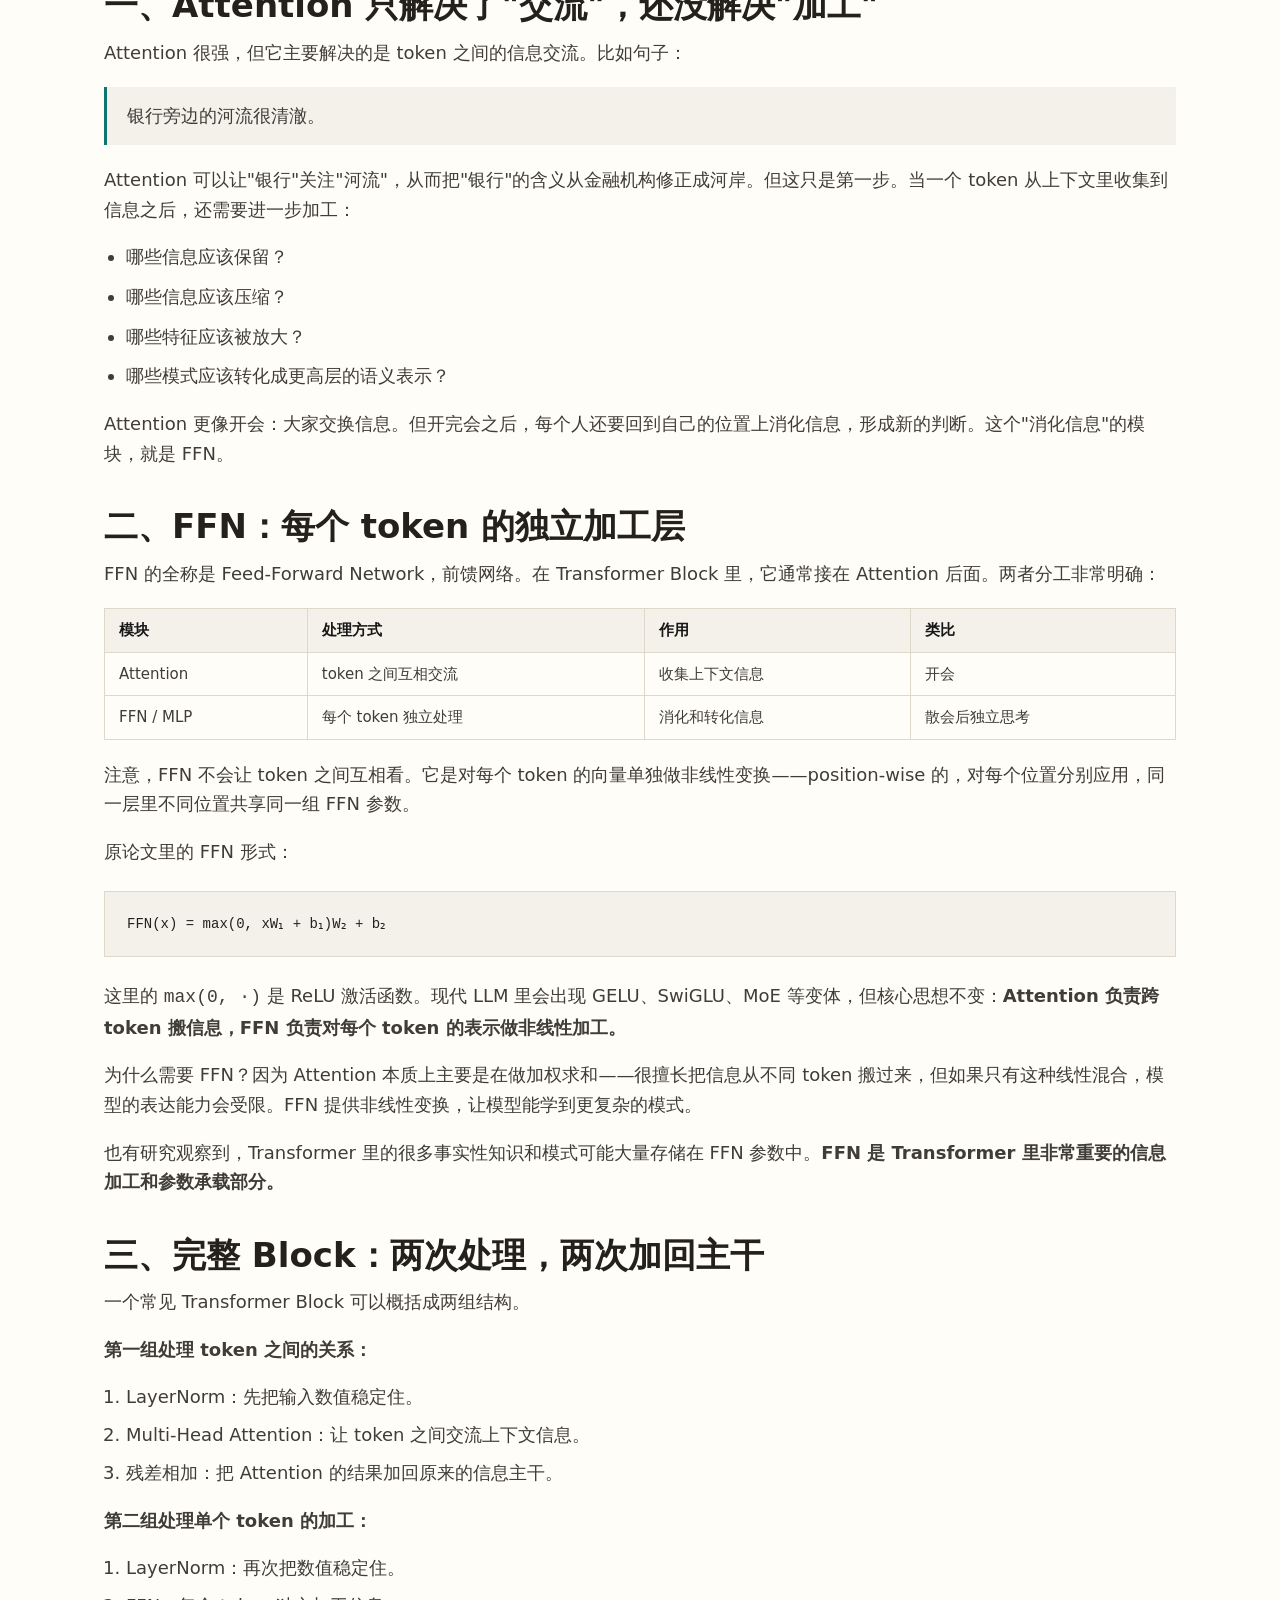
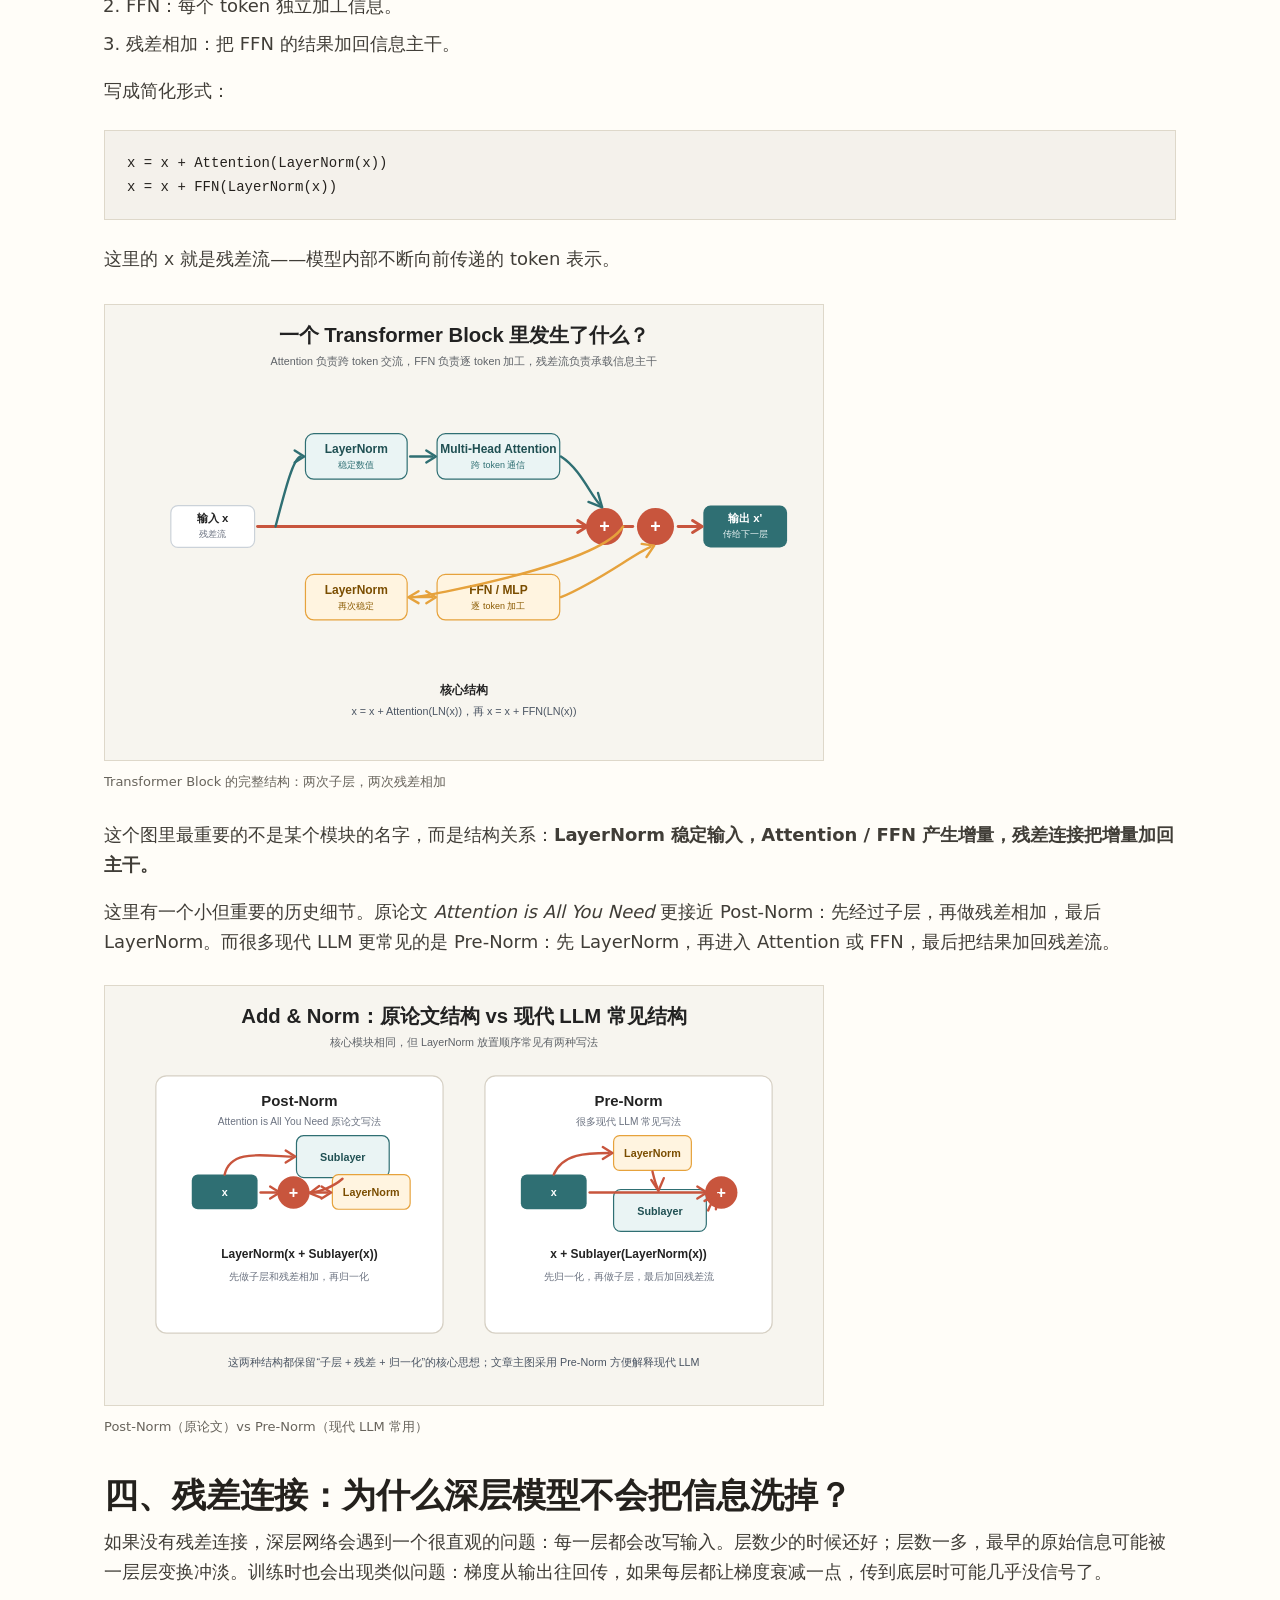
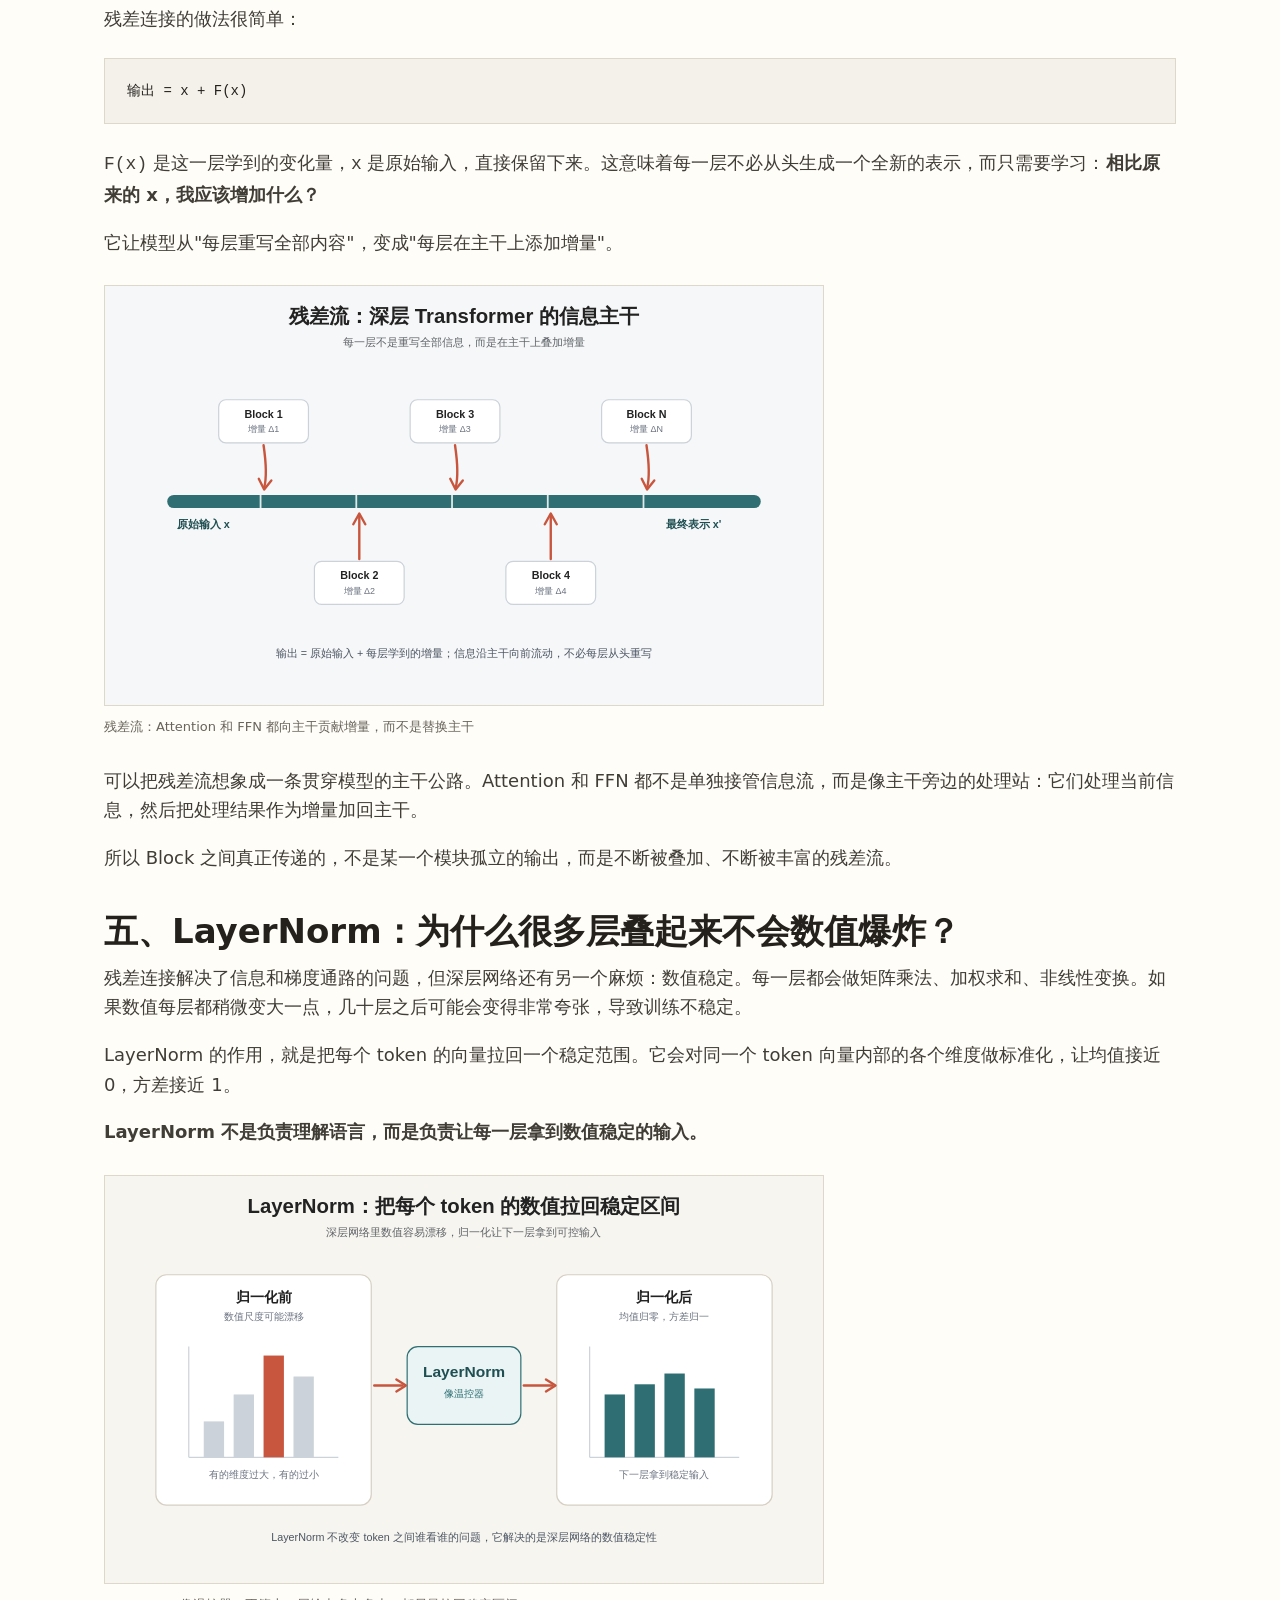
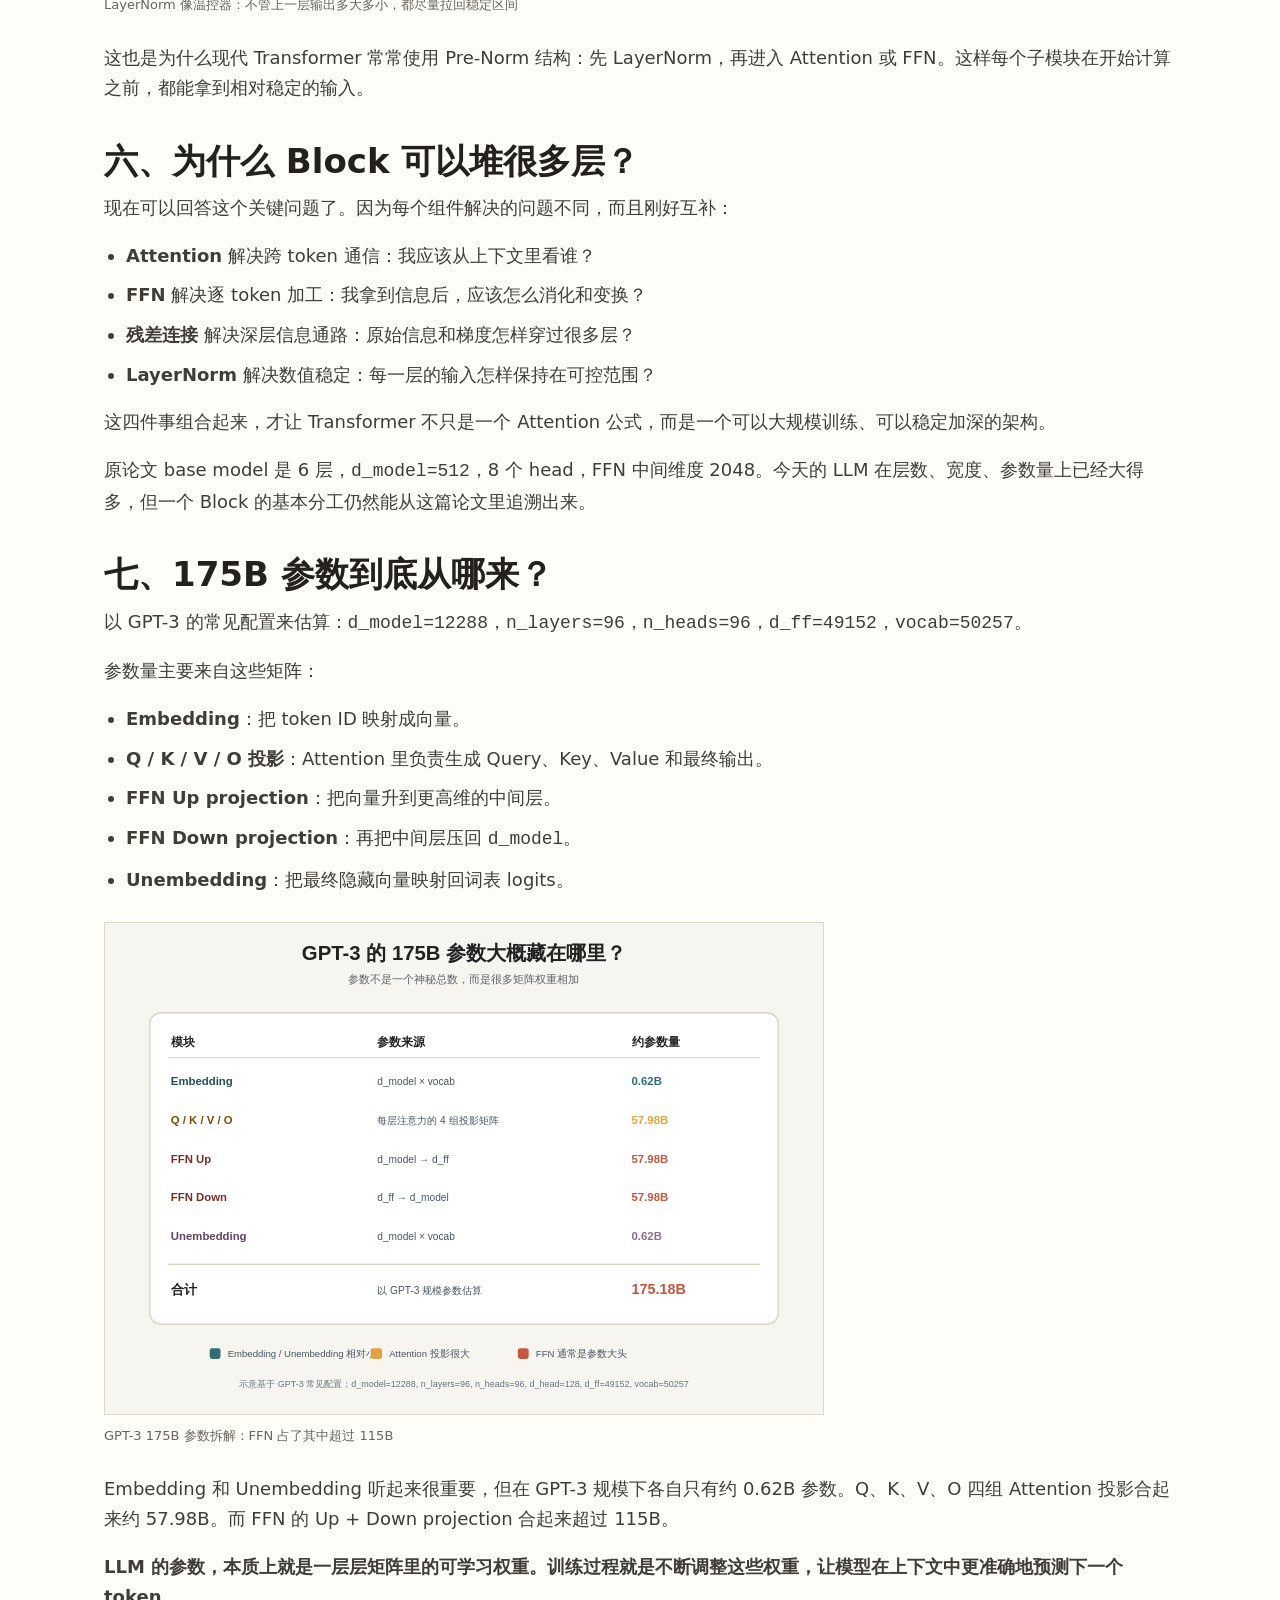
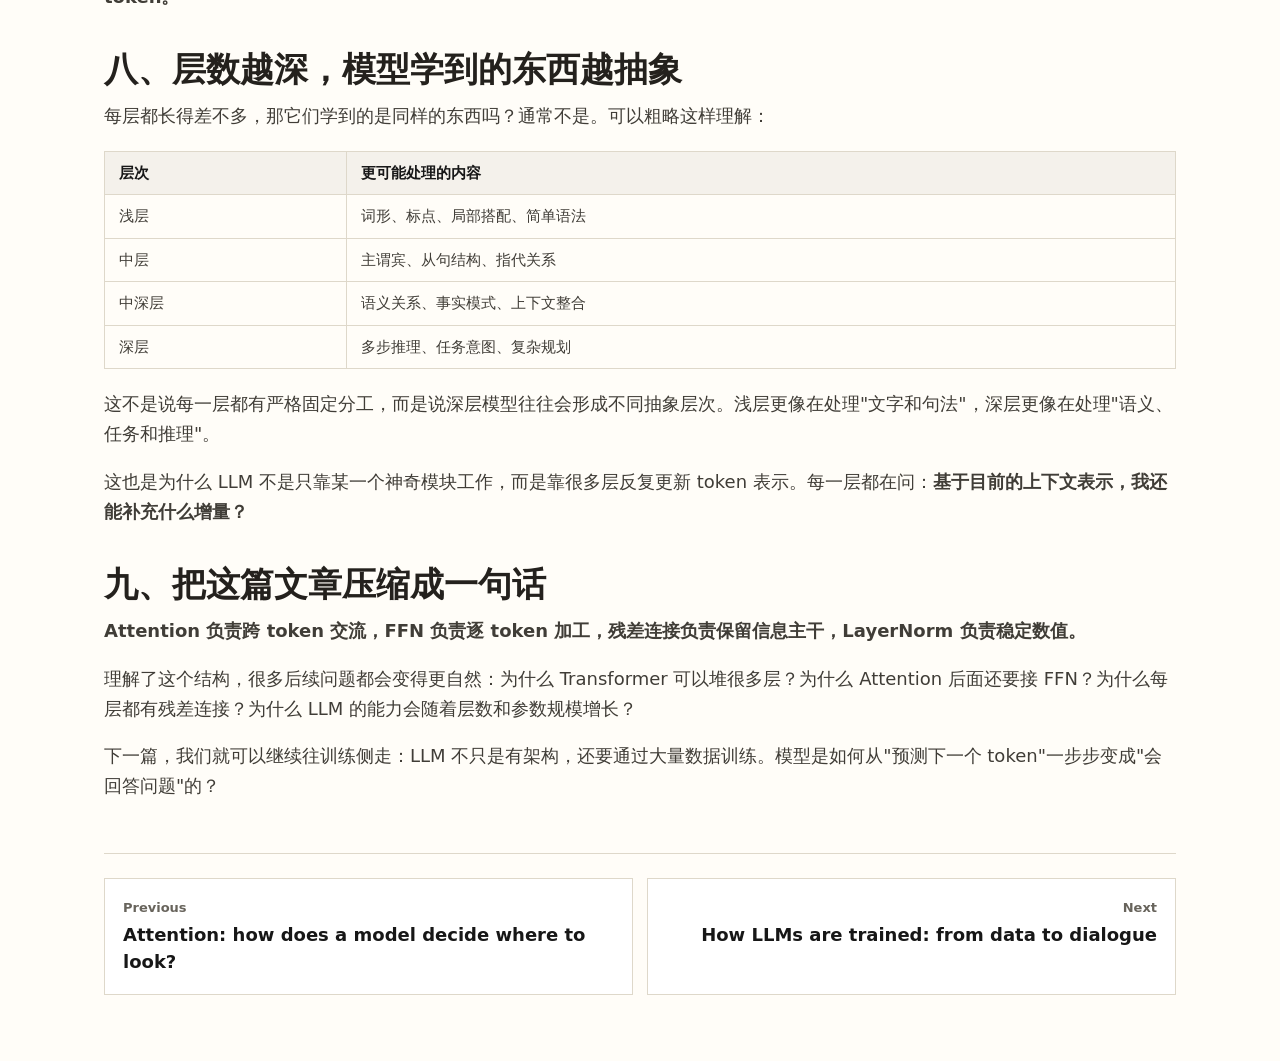
<file: articles/transformer-block.html>
<!doctype html>
<html lang="en">
  <head>
    <meta charset="utf-8" />
    <meta name="viewport" content="width=device-width, initial-scale=1" />
    <title>Transformer Block: the building block of LLMs | Jiaqi He</title>
    <meta
      name="description"
      content="Unpacking Multi-Head Attention, FFN, residual connections, and LayerNorm."
    />
    <link rel="stylesheet" href="../site.css?v=20260524-c" />
  </head>
  <body class="article-page">
    <header class="site-header">
      <a class="brand" href="../index.html" aria-label="Back to home">
        <span>
          <strong><span>Jiaqi</span> <em>He</em></strong>
          <small>AI Eval Lab</small>
        </span>
      </a>
      <nav class="nav" aria-label="Main navigation">
        <a href="../blogs.html">Blogs</a>
        <a href="../projects.html">Project</a>
      </nav>
    </header>

    <main class="article-layout">
      <section class="series-progress" aria-label="Series progress">
        <div class="progress-meta">
          <span>Article 3 / 5</span>
          <span>10 min read</span>
        </div>
        <div class="progress-track" aria-hidden="true">
          <div class="progress-fill" style="width: 60%"></div>
        </div>
        <div class="series-steps">
          <a href="transformer.html">
            <span class="step-index">01</span>
            <span class="step-title">What problem did the Transformer actually solve?</span>
          </a>
          <a href="attention.html">
            <span class="step-index">02</span>
            <span class="step-title">Attention: how does a model decide where to look?</span>
          </a>
          <a class="active" href="transformer-block.html">
            <span class="step-index">03</span>
            <span class="step-title">Transformer Block: the building block of LLMs</span>
          </a>
          <a href="llm-training.html">
            <span class="step-index">04</span>
            <span class="step-title">How LLMs are trained: from data to dialogue</span>
          </a>
          <a href="model-evaluation.html">
            <span class="step-index">05</span>
            <span class="step-title">How do we know whether a model is strong?</span>
          </a>
        </div>
      </section>

      <article>
        <header class="article-header">
          <p class="section-kicker">LLM Basics</p>
          <h1>Transformer Block: the building block of LLMs</h1>
          <p class="article-summary">A Transformer Block is more than a wrapper around attention. It is a set of clearly divided computation units: attention for cross-token exchange, FFN for per-token processing, residuals to preserve the signal highway, and LayerNorm to keep values stable.</p>
        </header>

        <div class="article-body">

          <nav class="article-toc" aria-label="Table of contents">
            <span class="article-toc-label">Contents</span>
            <ol>
              <li><span class="toc-num">一</span><a href="#attention-exchange">Attention 只解决了"交流"，还没解决"加工"</a></li>
              <li><span class="toc-num">二</span><a href="#ffn">FFN：每个 token 的独立加工层</a></li>
              <li><span class="toc-num">三</span><a href="#full-block">完整 Block：两次处理，两次加回主干</a></li>
              <li><span class="toc-num">四</span><a href="#residual">残差连接：为什么深层模型不会把信息洗掉？</a></li>
              <li><span class="toc-num">五</span><a href="#layernorm">LayerNorm：为什么很多层叠起来不会数值爆炸？</a></li>
              <li><span class="toc-num">六</span><a href="#why-stackable">为什么 Block 可以堆很多层？</a></li>
              <li><span class="toc-num">七</span><a href="#params">175B 参数到底从哪来？</a></li>
              <li><span class="toc-num">八</span><a href="#abstraction">层数越深，模型学到的东西越抽象</a></li>
              <li><span class="toc-num">九</span><a href="#summary">把这篇文章压缩成一句话</a></li>
            </ol>
          </nav>

          <p>前两篇我们已经拆了两层问题。</p>
          <p>第一篇讲 Transformer 为什么重要：它让 token 不再只是按顺序传话，而是能在上下文关系网里理解自己。第二篇讲 Attention 怎么算：每个 token 生成 Q、K、V，用 Q 和 K 判断该看谁，再按权重汇总 V。</p>
          <p>但 Attention 还不是完整的 Transformer。</p>
          <p>真正支撑 LLM 一层层堆起来的，是一个更完整的单元：<strong>Transformer Block</strong>。</p>
          <p>如果把 LLM 想象成一栋高楼，Transformer Block 就是反复堆叠的标准楼层。每一层都做三件事：</p>

          <div class="concept-map" aria-label="Transformer Block 的分工">
            <div class="concept-node">
              <strong>Attention + FFN</strong>
              <span>交流上下文，再独立消化——两步完成一轮理解</span>
            </div>
            <div class="concept-node">
              <strong>残差连接</strong>
              <span>每层只学增量，原始信息主干始终保留</span>
            </div>
            <div class="concept-node">
              <strong>LayerNorm</strong>
              <span>把数值拉回稳定区间，让深层堆叠不崩溃</span>
            </div>
          </div>

          <h2 id="attention-exchange">
            <a class="heading-anchor" href="#attention-exchange" aria-hidden="true">#</a>
            一、Attention 只解决了"交流"，还没解决"加工"
          </h2>
          <p>Attention 很强，但它主要解决的是 token 之间的信息交流。比如句子：</p>
          <blockquote>
            <p>银行旁边的河流很清澈。</p>
          </blockquote>
          <p>Attention 可以让"银行"关注"河流"，从而把"银行"的含义从金融机构修正成河岸。但这只是第一步。当一个 token 从上下文里收集到信息之后，还需要进一步加工：</p>
          <ul>
            <li>哪些信息应该保留？</li>
            <li>哪些信息应该压缩？</li>
            <li>哪些特征应该被放大？</li>
            <li>哪些模式应该转化成更高层的语义表示？</li>
          </ul>
          <p>Attention 更像开会：大家交换信息。但开完会之后，每个人还要回到自己的位置上消化信息，形成新的判断。这个"消化信息"的模块，就是 FFN。</p>

          <h2 id="ffn">
            <a class="heading-anchor" href="#ffn" aria-hidden="true">#</a>
            二、FFN：每个 token 的独立加工层
          </h2>
          <p>FFN 的全称是 Feed-Forward Network，前馈网络。在 Transformer Block 里，它通常接在 Attention 后面。两者分工非常明确：</p>

          <table>
            <thead>
              <tr>
                <th>模块</th>
                <th>处理方式</th>
                <th>作用</th>
                <th>类比</th>
              </tr>
            </thead>
            <tbody>
              <tr>
                <td>Attention</td>
                <td>token 之间互相交流</td>
                <td>收集上下文信息</td>
                <td>开会</td>
              </tr>
              <tr>
                <td>FFN / MLP</td>
                <td>每个 token 独立处理</td>
                <td>消化和转化信息</td>
                <td>散会后独立思考</td>
              </tr>
            </tbody>
          </table>

          <p>注意，FFN 不会让 token 之间互相看。它是对每个 token 的向量单独做非线性变换——position-wise 的，对每个位置分别应用，同一层里不同位置共享同一组 FFN 参数。</p>
          <p>原论文里的 FFN 形式：</p>
          <pre><code>FFN(x) = max(0, xW₁ + b₁)W₂ + b₂</code></pre>
          <p>这里的 <code>max(0, ·)</code> 是 ReLU 激活函数。现代 LLM 里会出现 GELU、SwiGLU、MoE 等变体，但核心思想不变：<strong>Attention 负责跨 token 搬信息，FFN 负责对每个 token 的表示做非线性加工。</strong></p>
          <p>为什么需要 FFN？因为 Attention 本质上主要是在做加权求和——很擅长把信息从不同 token 搬过来，但如果只有这种线性混合，模型的表达能力会受限。FFN 提供非线性变换，让模型能学到更复杂的模式。</p>
          <p>也有研究观察到，Transformer 里的很多事实性知识和模式可能大量存储在 FFN 参数中。<strong>FFN 是 Transformer 里非常重要的信息加工和参数承载部分。</strong></p>

          <h2 id="full-block">
            <a class="heading-anchor" href="#full-block" aria-hidden="true">#</a>
            三、完整 Block：两次处理，两次加回主干
          </h2>
          <p>一个常见 Transformer Block 可以概括成两组结构。</p>
          <p><strong>第一组处理 token 之间的关系：</strong></p>
          <ol style="padding-left:22px; display:grid; gap:8px;">
            <li>LayerNorm：先把输入数值稳定住。</li>
            <li>Multi-Head Attention：让 token 之间交流上下文信息。</li>
            <li>残差相加：把 Attention 的结果加回原来的信息主干。</li>
          </ol>
          <p><strong>第二组处理单个 token 的加工：</strong></p>
          <ol style="padding-left:22px; display:grid; gap:8px;">
            <li>LayerNorm：再次把数值稳定住。</li>
            <li>FFN：每个 token 独立加工信息。</li>
            <li>残差相加：把 FFN 的结果加回信息主干。</li>
          </ol>
          <p>写成简化形式：</p>
          <pre><code>x = x + Attention(LayerNorm(x))
x = x + FFN(LayerNorm(x))</code></pre>
          <p>这里的 <code>x</code> 就是残差流——模型内部不断向前传递的 token 表示。</p>
          <figure class="article-figure">
            <img src="../assets/diagrams/transformer-block-flow.svg" alt="Transformer Block 完整流程：LayerNorm → Attention → 残差 → LayerNorm → FFN → 残差" />
            <figcaption>Transformer Block 的完整结构：两次子层，两次残差相加</figcaption>
          </figure>
          <p>这个图里最重要的不是某个模块的名字，而是结构关系：<strong>LayerNorm 稳定输入，Attention / FFN 产生增量，残差连接把增量加回主干。</strong></p>
          <p>这里有一个小但重要的历史细节。原论文 <em>Attention is All You Need</em> 更接近 Post-Norm：先经过子层，再做残差相加，最后 LayerNorm。而很多现代 LLM 更常见的是 Pre-Norm：先 LayerNorm，再进入 Attention 或 FFN，最后把结果加回残差流。</p>
          <figure class="article-figure">
            <img src="../assets/diagrams/pre-norm-vs-post-norm.svg" alt="Post-Norm 与 Pre-Norm 的位置差异对比" />
            <figcaption>Post-Norm（原论文）vs Pre-Norm（现代 LLM 常用）</figcaption>
          </figure>

          <h2 id="residual">
            <a class="heading-anchor" href="#residual" aria-hidden="true">#</a>
            四、残差连接：为什么深层模型不会把信息洗掉？
          </h2>
          <p>如果没有残差连接，深层网络会遇到一个很直观的问题：每一层都会改写输入。层数少的时候还好；层数一多，最早的原始信息可能被一层层变换冲淡。训练时也会出现类似问题：梯度从输出往回传，如果每层都让梯度衰减一点，传到底层时可能几乎没信号了。</p>
          <p>残差连接的做法很简单：</p>
          <pre><code>输出 = x + F(x)</code></pre>
          <p><code>F(x)</code> 是这一层学到的变化量，<code>x</code> 是原始输入，直接保留下来。这意味着每一层不必从头生成一个全新的表示，而只需要学习：<strong>相比原来的 x，我应该增加什么？</strong></p>
          <p>它让模型从"每层重写全部内容"，变成"每层在主干上添加增量"。</p>
          <figure class="article-figure">
            <img src="../assets/diagrams/residual-stream.svg" alt="残差流示意：信息主干贯穿所有层，每层只贡献增量" />
            <figcaption>残差流：Attention 和 FFN 都向主干贡献增量，而不是替换主干</figcaption>
          </figure>
          <p>可以把残差流想象成一条贯穿模型的主干公路。Attention 和 FFN 都不是单独接管信息流，而是像主干旁边的处理站：它们处理当前信息，然后把处理结果作为增量加回主干。</p>
          <p>所以 Block 之间真正传递的，不是某一个模块孤立的输出，而是不断被叠加、不断被丰富的残差流。</p>

          <h2 id="layernorm">
            <a class="heading-anchor" href="#layernorm" aria-hidden="true">#</a>
            五、LayerNorm：为什么很多层叠起来不会数值爆炸？
          </h2>
          <p>残差连接解决了信息和梯度通路的问题，但深层网络还有另一个麻烦：数值稳定。每一层都会做矩阵乘法、加权求和、非线性变换。如果数值每层都稍微变大一点，几十层之后可能会变得非常夸张，导致训练不稳定。</p>
          <p>LayerNorm 的作用，就是把每个 token 的向量拉回一个稳定范围。它会对同一个 token 向量内部的各个维度做标准化，让均值接近 0，方差接近 1。</p>
          <p><strong>LayerNorm 不是负责理解语言，而是负责让每一层拿到数值稳定的输入。</strong></p>
          <figure class="article-figure">
            <img src="../assets/diagrams/layernorm-stability.svg" alt="LayerNorm 把每层的数值分布稳定在合理区间" />
            <figcaption>LayerNorm 像温控器：不管上一层输出多大多小，都尽量拉回稳定区间</figcaption>
          </figure>
          <p>这也是为什么现代 Transformer 常常使用 Pre-Norm 结构：先 LayerNorm，再进入 Attention 或 FFN。这样每个子模块在开始计算之前，都能拿到相对稳定的输入。</p>

          <h2 id="why-stackable">
            <a class="heading-anchor" href="#why-stackable" aria-hidden="true">#</a>
            六、为什么 Block 可以堆很多层？
          </h2>
          <p>现在可以回答这个关键问题了。因为每个组件解决的问题不同，而且刚好互补：</p>
          <ul>
            <li><strong>Attention</strong> 解决跨 token 通信：我应该从上下文里看谁？</li>
            <li><strong>FFN</strong> 解决逐 token 加工：我拿到信息后，应该怎么消化和变换？</li>
            <li><strong>残差连接</strong> 解决深层信息通路：原始信息和梯度怎样穿过很多层？</li>
            <li><strong>LayerNorm</strong> 解决数值稳定：每一层的输入怎样保持在可控范围？</li>
          </ul>
          <p>这四件事组合起来，才让 Transformer 不只是一个 Attention 公式，而是一个可以大规模训练、可以稳定加深的架构。</p>
          <p>原论文 base model 是 6 层，<code>d_model=512</code>，8 个 head，FFN 中间维度 2048。今天的 LLM 在层数、宽度、参数量上已经大得多，但一个 Block 的基本分工仍然能从这篇论文里追溯出来。</p>

          <h2 id="params">
            <a class="heading-anchor" href="#params" aria-hidden="true">#</a>
            七、175B 参数到底从哪来？
          </h2>
          <p>以 GPT-3 的常见配置来估算：<code>d_model=12288</code>，<code>n_layers=96</code>，<code>n_heads=96</code>，<code>d_ff=49152</code>，<code>vocab=50257</code>。</p>
          <p>参数量主要来自这些矩阵：</p>
          <ul>
            <li><strong>Embedding</strong>：把 token ID 映射成向量。</li>
            <li><strong>Q / K / V / O 投影</strong>：Attention 里负责生成 Query、Key、Value 和最终输出。</li>
            <li><strong>FFN Up projection</strong>：把向量升到更高维的中间层。</li>
            <li><strong>FFN Down projection</strong>：再把中间层压回 <code>d_model</code>。</li>
            <li><strong>Unembedding</strong>：把最终隐藏向量映射回词表 logits。</li>
          </ul>
          <figure class="article-figure">
            <img src="../assets/diagrams/gpt3-parameter-breakdown.svg" alt="GPT-3 175B 参数按模块的拆解分布图" />
            <figcaption>GPT-3 175B 参数拆解：FFN 占了其中超过 115B</figcaption>
          </figure>
          <p>Embedding 和 Unembedding 听起来很重要，但在 GPT-3 规模下各自只有约 0.62B 参数。Q、K、V、O 四组 Attention 投影合起来约 57.98B。而 FFN 的 Up + Down projection 合起来超过 115B。</p>
          <p><strong>LLM 的参数，本质上就是一层层矩阵里的可学习权重。训练过程就是不断调整这些权重，让模型在上下文中更准确地预测下一个 token。</strong></p>

          <h2 id="abstraction">
            <a class="heading-anchor" href="#abstraction" aria-hidden="true">#</a>
            八、层数越深，模型学到的东西越抽象
          </h2>
          <p>每层都长得差不多，那它们学到的是同样的东西吗？通常不是。可以粗略这样理解：</p>
          <table>
            <thead>
              <tr><th>层次</th><th>更可能处理的内容</th></tr>
            </thead>
            <tbody>
              <tr><td>浅层</td><td>词形、标点、局部搭配、简单语法</td></tr>
              <tr><td>中层</td><td>主谓宾、从句结构、指代关系</td></tr>
              <tr><td>中深层</td><td>语义关系、事实模式、上下文整合</td></tr>
              <tr><td>深层</td><td>多步推理、任务意图、复杂规划</td></tr>
            </tbody>
          </table>
          <p>这不是说每一层都有严格固定分工，而是说深层模型往往会形成不同抽象层次。浅层更像在处理"文字和句法"，深层更像在处理"语义、任务和推理"。</p>
          <p>这也是为什么 LLM 不是只靠某一个神奇模块工作，而是靠很多层反复更新 token 表示。每一层都在问：<strong>基于目前的上下文表示，我还能补充什么增量？</strong></p>

          <h2 id="summary">
            <a class="heading-anchor" href="#summary" aria-hidden="true">#</a>
            九、把这篇文章压缩成一句话
          </h2>
          <p><strong>Attention 负责跨 token 交流，FFN 负责逐 token 加工，残差连接负责保留信息主干，LayerNorm 负责稳定数值。</strong></p>
          <p>理解了这个结构，很多后续问题都会变得更自然：为什么 Transformer 可以堆很多层？为什么 Attention 后面还要接 FFN？为什么每层都有残差连接？为什么 LLM 的能力会随着层数和参数规模增长？</p>
          <p>下一篇，我们就可以继续往训练侧走：LLM 不只是有架构，还要通过大量数据训练。模型是如何从"预测下一个 token"一步步变成"会回答问题"的？</p>
        </div>
      </article>

      <nav class="article-nav" aria-label="Article navigation">
        <a href="attention.html">
          <span>Previous</span>
          <strong>Attention: how does a model decide where to look?</strong>
        </a>
        <a href="llm-training.html">
          <span>Next</span>
          <strong>How LLMs are trained: from data to dialogue</strong>
        </a>
      </nav>
    </main>
  </body>
</html>
</file>
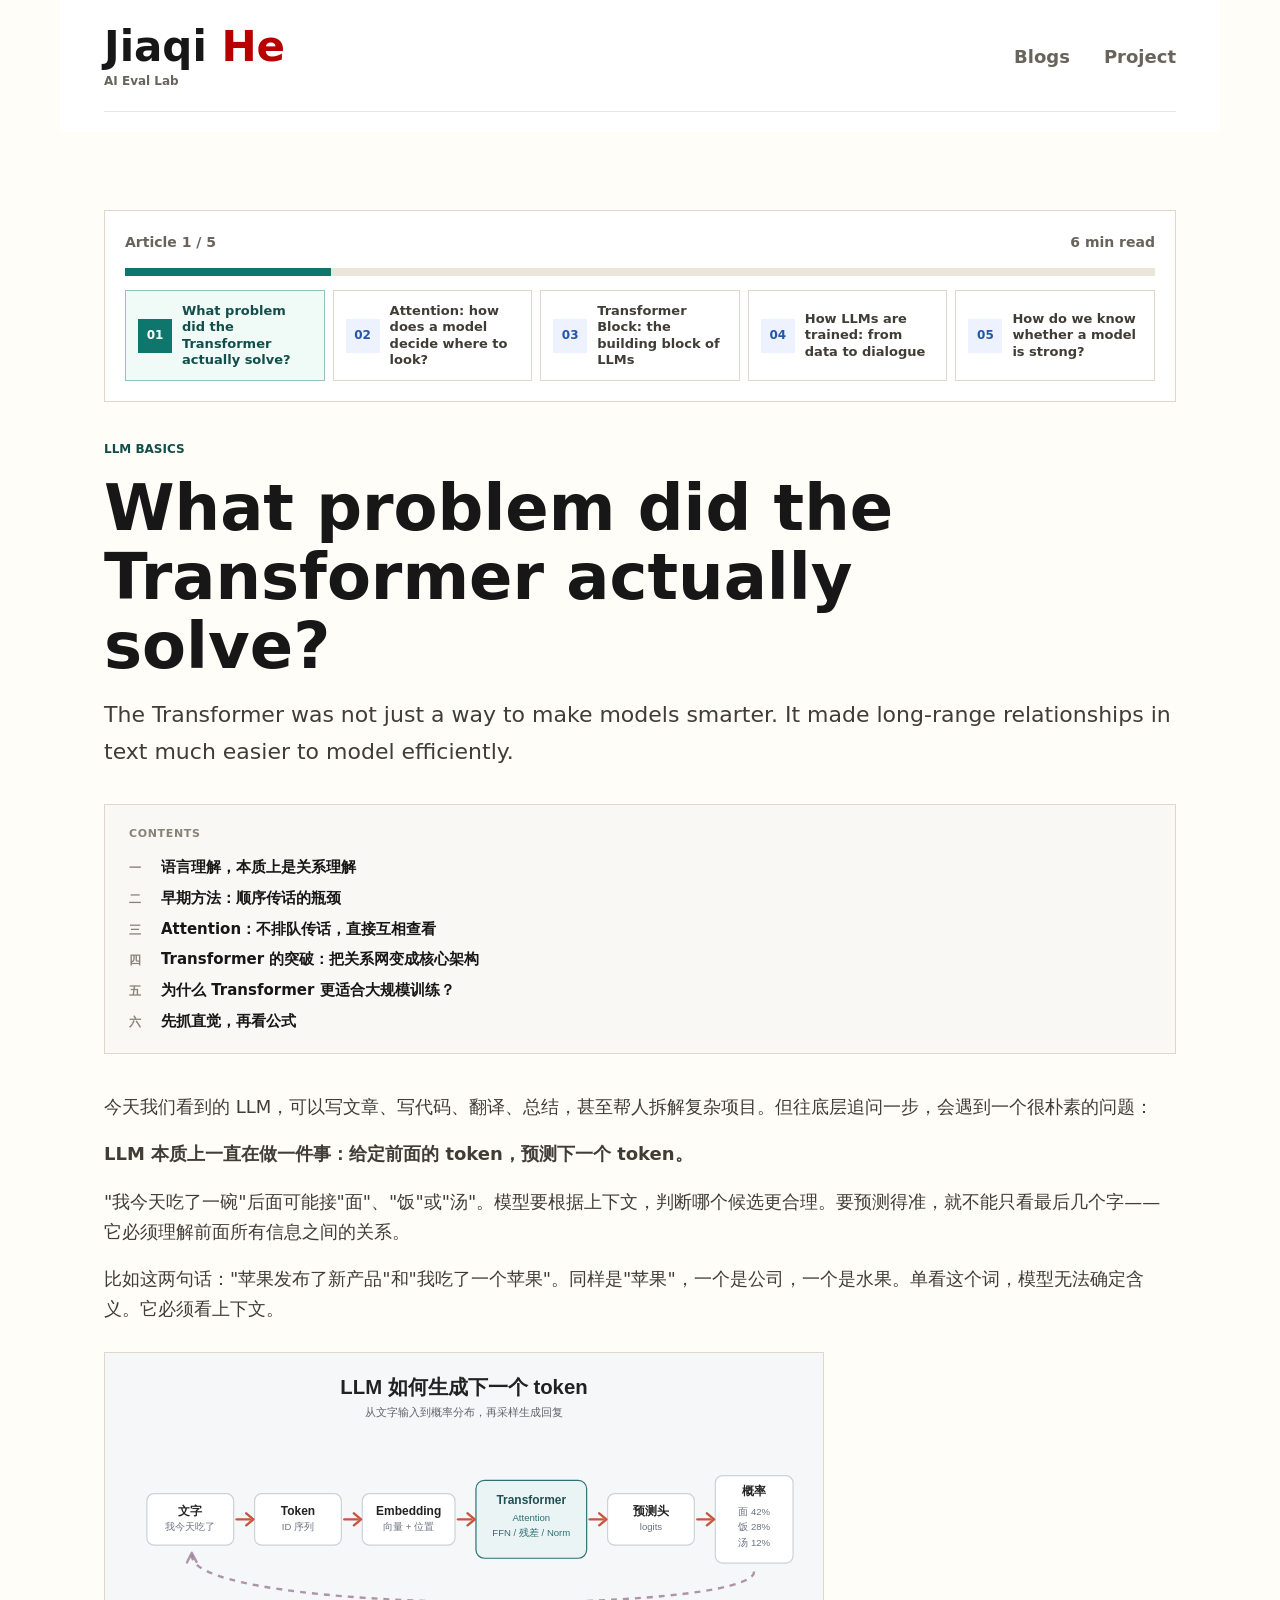
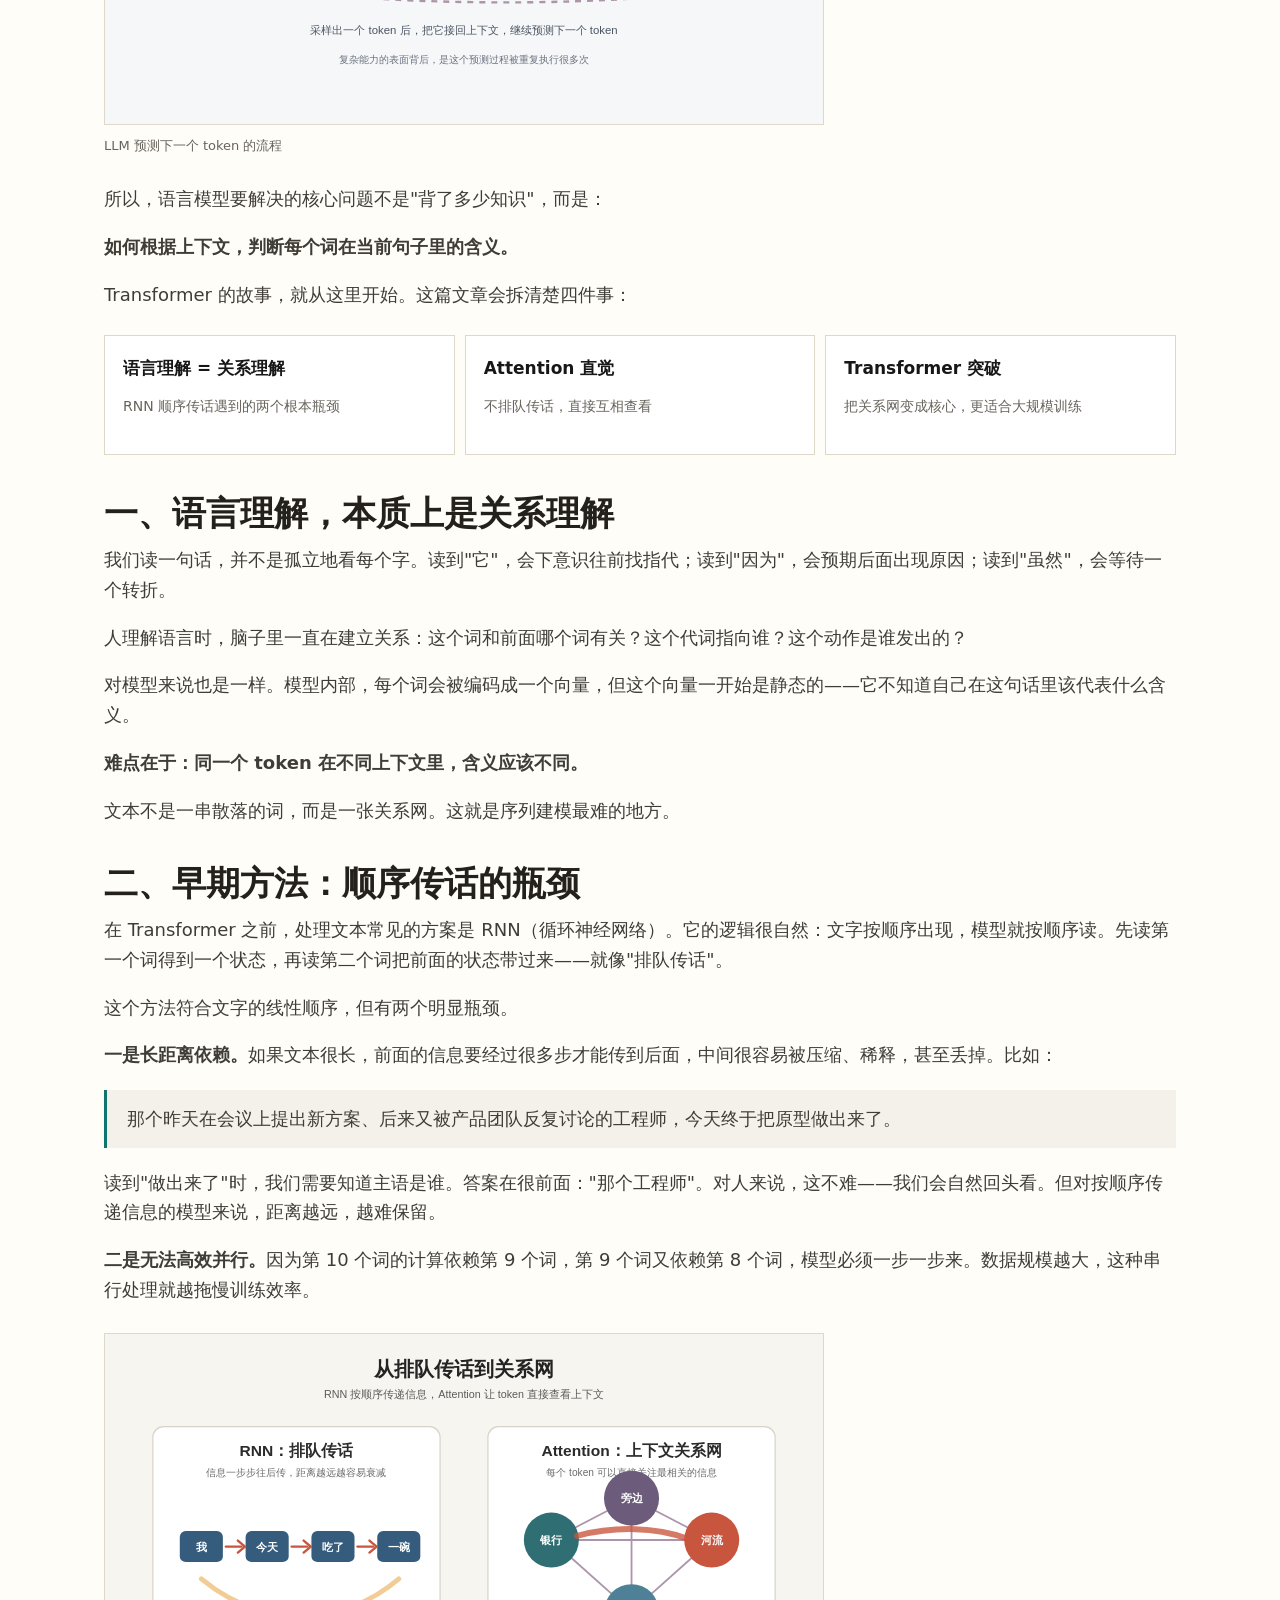
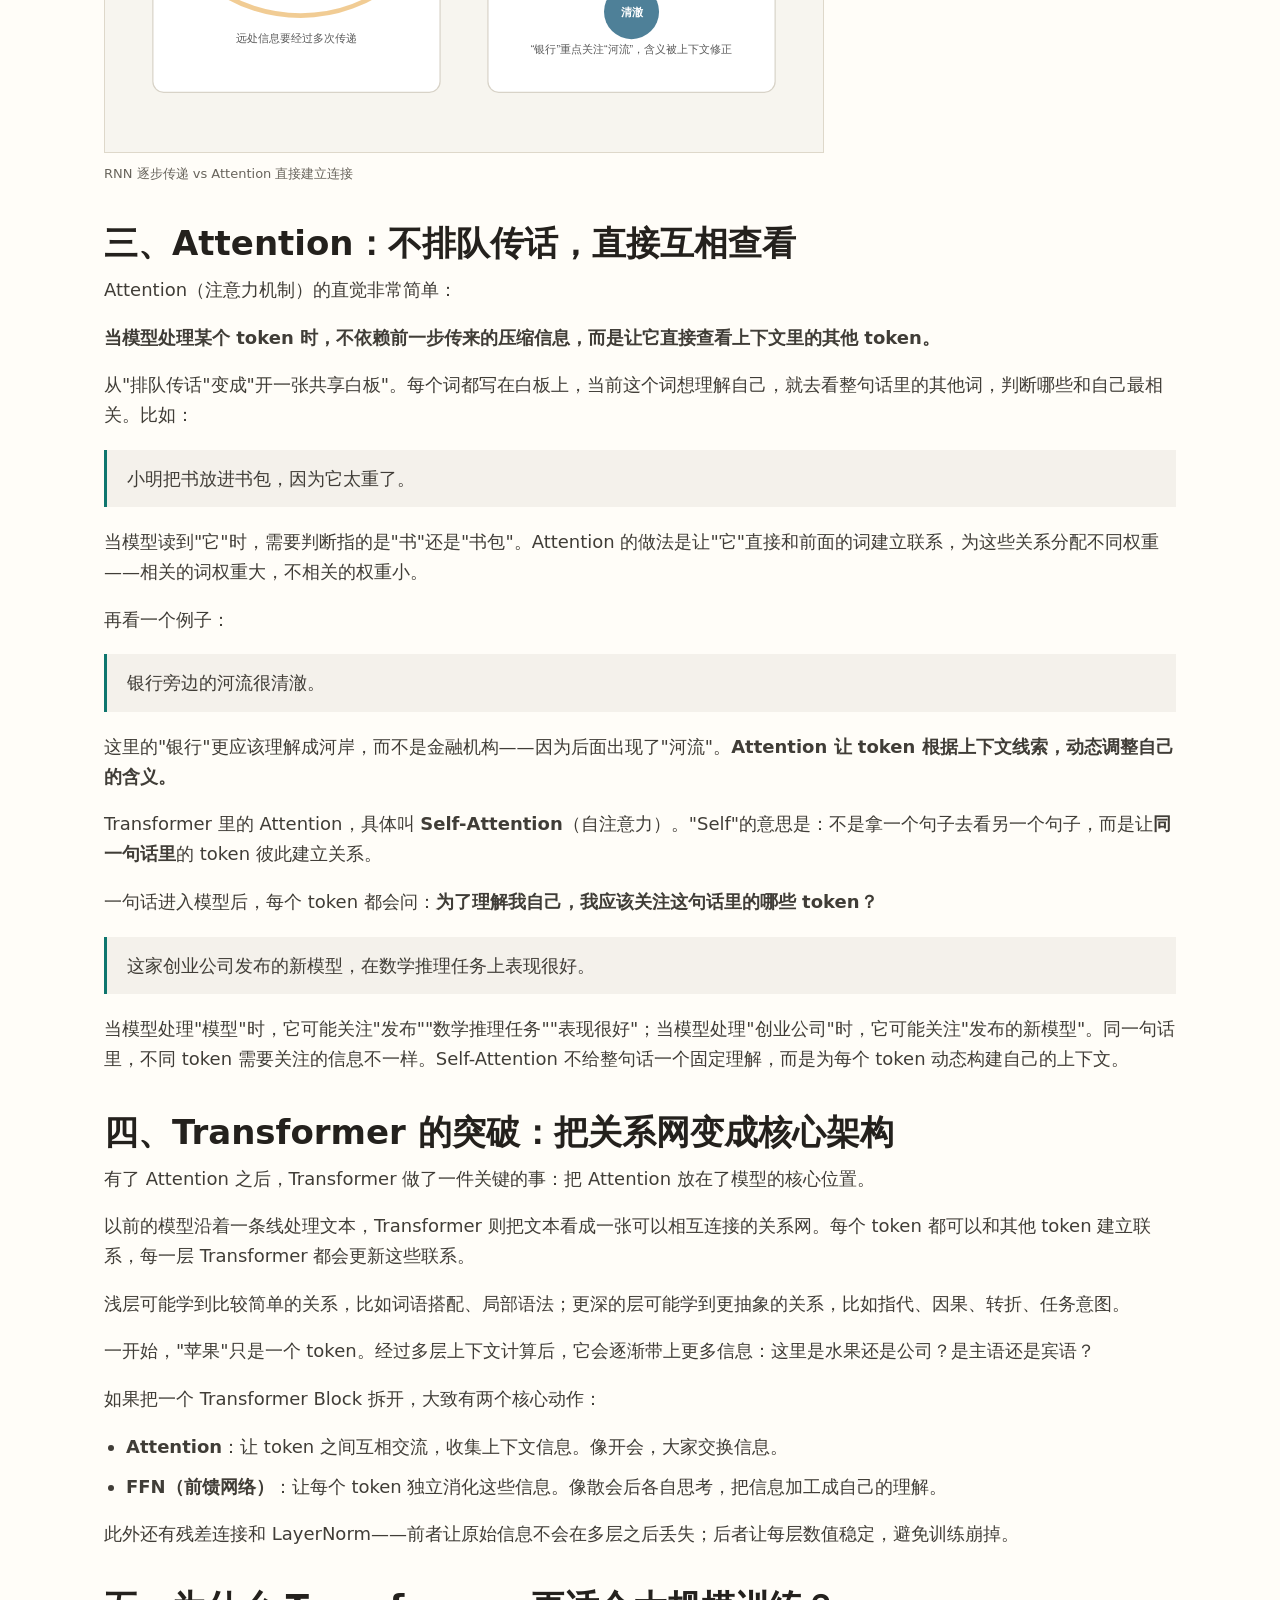
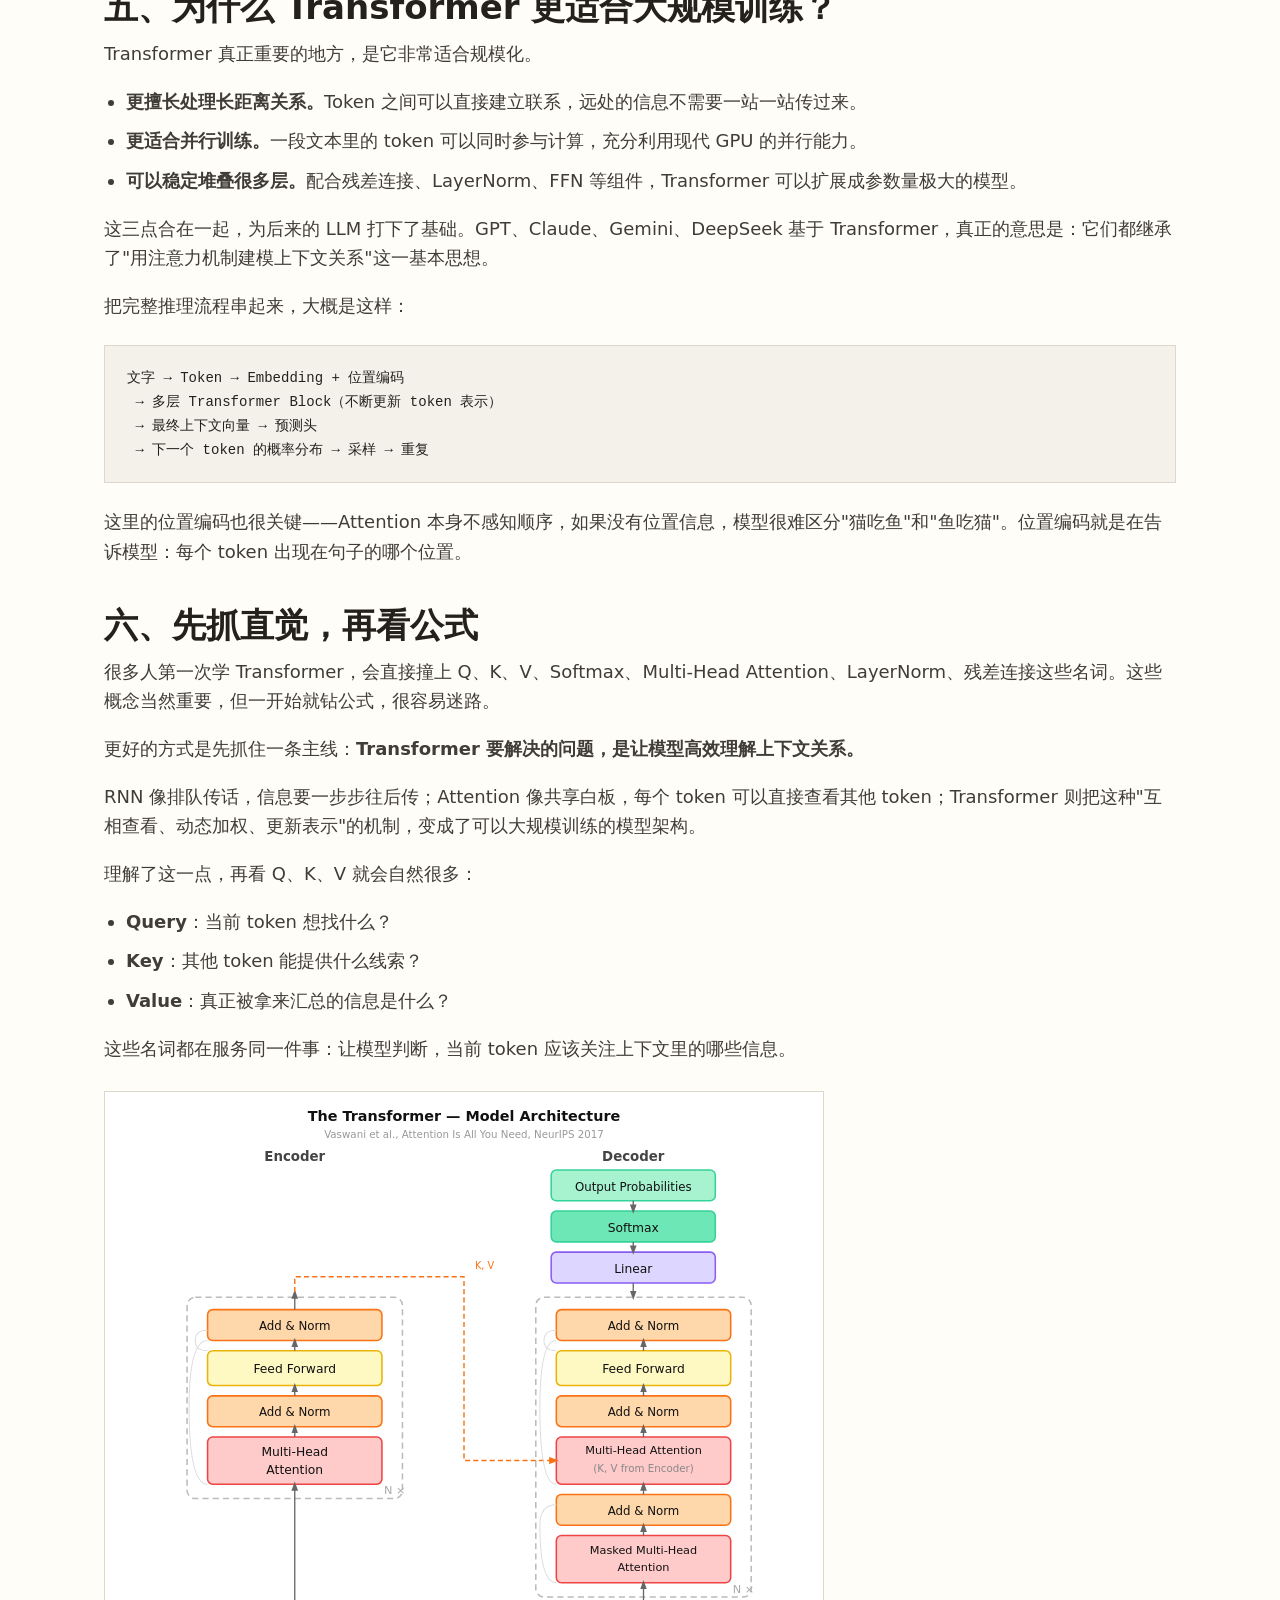
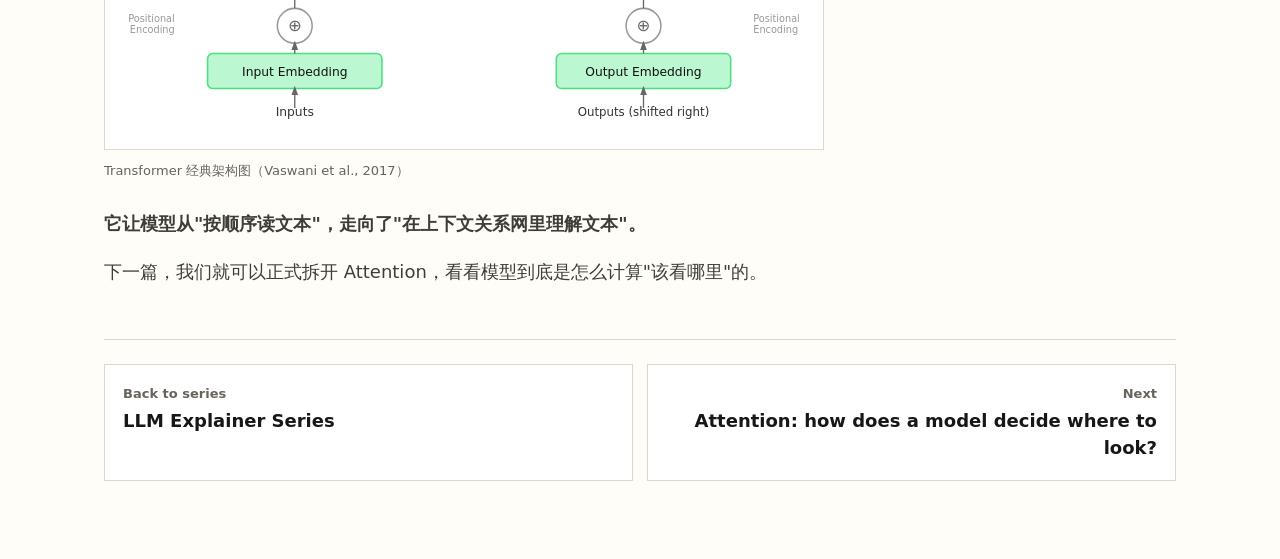
<file: articles/transformer.html>
<!doctype html>
<html lang="en">
  <head>
    <meta charset="utf-8" />
    <meta name="viewport" content="width=device-width, initial-scale=1" />
    <title>What problem did the Transformer actually solve? | Jiaqi He</title>
    <meta
      name="description"
      content="From RNN limitations to Transformers, attention, and parallel training."
    />
    <link rel="stylesheet" href="../site.css?v=20260524-c" />
  </head>
  <body class="article-page">
    <header class="site-header">
      <a class="brand" href="../index.html" aria-label="Back to home">
        <span>
          <strong><span>Jiaqi</span> <em>He</em></strong>
          <small>AI Eval Lab</small>
        </span>
      </a>
      <nav class="nav" aria-label="Main navigation">
        <a href="../blogs.html">Blogs</a>
        <a href="../projects.html">Project</a>
      </nav>
    </header>

    <main class="article-layout">
      <section class="series-progress" aria-label="Series progress">
        <div class="progress-meta">
          <span>Article 1 / 5</span>
          <span>6 min read</span>
        </div>
        <div class="progress-track" aria-hidden="true">
          <div class="progress-fill" style="width: 20%"></div>
        </div>
        <div class="series-steps">
          <a class="active" href="transformer.html">
            <span class="step-index">01</span>
            <span class="step-title">What problem did the Transformer actually solve?</span>
          </a>
          <a href="attention.html">
            <span class="step-index">02</span>
            <span class="step-title">Attention: how does a model decide where to look?</span>
          </a>
          <a href="transformer-block.html">
            <span class="step-index">03</span>
            <span class="step-title">Transformer Block: the building block of LLMs</span>
          </a>
          <a href="llm-training.html">
            <span class="step-index">04</span>
            <span class="step-title">How LLMs are trained: from data to dialogue</span>
          </a>
          <a href="model-evaluation.html">
            <span class="step-index">05</span>
            <span class="step-title">How do we know whether a model is strong?</span>
          </a>
        </div>
      </section>

      <article>
        <header class="article-header">
          <p class="section-kicker">LLM Basics</p>
          <h1>What problem did the Transformer actually solve?</h1>
          <p class="article-summary">The Transformer was not just a way to make models smarter. It made long-range relationships in text much easier to model efficiently.</p>
        </header>

        <div class="article-body">

          <nav class="article-toc" aria-label="Table of contents">
            <span class="article-toc-label">Contents</span>
            <ol>
              <li><span class="toc-num">一</span><a href="#language-relationships">语言理解，本质上是关系理解</a></li>
              <li><span class="toc-num">二</span><a href="#rnn-bottleneck">早期方法：顺序传话的瓶颈</a></li>
              <li><span class="toc-num">三</span><a href="#attention-intuition">Attention：不排队传话，直接互相查看</a></li>
              <li><span class="toc-num">四</span><a href="#transformer-architecture">Transformer 的突破：把关系网变成核心架构</a></li>
              <li><span class="toc-num">五</span><a href="#why-scale">为什么 Transformer 更适合大规模训练？</a></li>
              <li><span class="toc-num">六</span><a href="#intuition-first">先抓直觉，再看公式</a></li>
            </ol>
          </nav>

          <p>
            今天我们看到的 LLM，可以写文章、写代码、翻译、总结，甚至帮人拆解复杂项目。但往底层追问一步，会遇到一个很朴素的问题：
          </p>
          <p><strong>LLM 本质上一直在做一件事：给定前面的 token，预测下一个 token。</strong></p>
          <p>
            "我今天吃了一碗"后面可能接"面"、"饭"或"汤"。模型要根据上下文，判断哪个候选更合理。要预测得准，就不能只看最后几个字——它必须理解前面所有信息之间的关系。
          </p>
          <p>
            比如这两句话："苹果发布了新产品"和"我吃了一个苹果"。同样是"苹果"，一个是公司，一个是水果。单看这个词，模型无法确定含义。它必须看上下文。
          </p>
          <figure class="article-figure">
            <img src="../assets/diagrams/llm-token-prediction-flow.svg" alt="LLM 预测下一个 token 的流程示意图" />
            <figcaption>LLM 预测下一个 token 的流程</figcaption>
          </figure>
          <p>所以，语言模型要解决的核心问题不是"背了多少知识"，而是：</p>
          <p><strong>如何根据上下文，判断每个词在当前句子里的含义。</strong></p>
          <p>Transformer 的故事，就从这里开始。这篇文章会拆清楚四件事：</p>

          <div class="concept-map" aria-label="本文核心话题">
            <div class="concept-node">
              <strong>语言理解 = 关系理解</strong>
              <span>RNN 顺序传话遇到的两个根本瓶颈</span>
            </div>
            <div class="concept-node">
              <strong>Attention 直觉</strong>
              <span>不排队传话，直接互相查看</span>
            </div>
            <div class="concept-node">
              <strong>Transformer 突破</strong>
              <span>把关系网变成核心，更适合大规模训练</span>
            </div>
          </div>

          <h2 id="language-relationships">
            <a class="heading-anchor" href="#language-relationships" aria-hidden="true">#</a>
            一、语言理解，本质上是关系理解
          </h2>
          <p>
            我们读一句话，并不是孤立地看每个字。读到"它"，会下意识往前找指代；读到"因为"，会预期后面出现原因；读到"虽然"，会等待一个转折。
          </p>
          <p>
            人理解语言时，脑子里一直在建立关系：这个词和前面哪个词有关？这个代词指向谁？这个动作是谁发出的？
          </p>
          <p>
            对模型来说也是一样。模型内部，每个词会被编码成一个向量，但这个向量一开始是静态的——它不知道自己在这句话里该代表什么含义。
          </p>
          <p><strong>难点在于：同一个 token 在不同上下文里，含义应该不同。</strong></p>
          <p>文本不是一串散落的词，而是一张关系网。这就是序列建模最难的地方。</p>

          <h2 id="rnn-bottleneck">
            <a class="heading-anchor" href="#rnn-bottleneck" aria-hidden="true">#</a>
            二、早期方法：顺序传话的瓶颈
          </h2>
          <p>
            在 Transformer 之前，处理文本常见的方案是 RNN（循环神经网络）。它的逻辑很自然：文字按顺序出现，模型就按顺序读。先读第一个词得到一个状态，再读第二个词把前面的状态带过来——就像"排队传话"。
          </p>
          <p>这个方法符合文字的线性顺序，但有两个明显瓶颈。</p>
          <p>
            <strong>一是长距离依赖。</strong>如果文本很长，前面的信息要经过很多步才能传到后面，中间很容易被压缩、稀释，甚至丢掉。比如：
          </p>
          <blockquote>
            <p>那个昨天在会议上提出新方案、后来又被产品团队反复讨论的工程师，今天终于把原型做出来了。</p>
          </blockquote>
          <p>
            读到"做出来了"时，我们需要知道主语是谁。答案在很前面："那个工程师"。对人来说，这不难——我们会自然回头看。但对按顺序传递信息的模型来说，距离越远，越难保留。
          </p>
          <p>
            <strong>二是无法高效并行。</strong>因为第 10 个词的计算依赖第 9 个词，第 9 个词又依赖第 8 个词，模型必须一步一步来。数据规模越大，这种串行处理就越拖慢训练效率。
          </p>
          <figure class="article-figure">
            <img src="../assets/diagrams/rnn-vs-attention.svg" alt="RNN 逐步传递状态 vs Attention 直接建立连接的对比示意图" />
            <figcaption>RNN 逐步传递 vs Attention 直接建立连接</figcaption>
          </figure>

          <h2 id="attention-intuition">
            <a class="heading-anchor" href="#attention-intuition" aria-hidden="true">#</a>
            三、Attention：不排队传话，直接互相查看
          </h2>
          <p>Attention（注意力机制）的直觉非常简单：</p>
          <p>
            <strong>当模型处理某个 token 时，不依赖前一步传来的压缩信息，而是让它直接查看上下文里的其他 token。</strong>
          </p>
          <p>
            从"排队传话"变成"开一张共享白板"。每个词都写在白板上，当前这个词想理解自己，就去看整句话里的其他词，判断哪些和自己最相关。比如：
          </p>
          <blockquote>
            <p>小明把书放进书包，因为它太重了。</p>
          </blockquote>
          <p>
            当模型读到"它"时，需要判断指的是"书"还是"书包"。Attention 的做法是让"它"直接和前面的词建立联系，为这些关系分配不同权重——相关的词权重大，不相关的权重小。
          </p>
          <p>再看一个例子：</p>
          <blockquote>
            <p>银行旁边的河流很清澈。</p>
          </blockquote>
          <p>
            这里的"银行"更应该理解成河岸，而不是金融机构——因为后面出现了"河流"。<strong>Attention 让 token 根据上下文线索，动态调整自己的含义。</strong>
          </p>
          <p>
            Transformer 里的 Attention，具体叫 <strong>Self-Attention</strong>（自注意力）。"Self"的意思是：不是拿一个句子去看另一个句子，而是让<strong>同一句话里</strong>的 token 彼此建立关系。
          </p>
          <p>一句话进入模型后，每个 token 都会问：<strong>为了理解我自己，我应该关注这句话里的哪些 token？</strong></p>
          <blockquote>
            <p>这家创业公司发布的新模型，在数学推理任务上表现很好。</p>
          </blockquote>
          <p>
            当模型处理"模型"时，它可能关注"发布""数学推理任务""表现很好"；当模型处理"创业公司"时，它可能关注"发布的新模型"。同一句话里，不同 token 需要关注的信息不一样。Self-Attention 不给整句话一个固定理解，而是为每个 token 动态构建自己的上下文。
          </p>

          <h2 id="transformer-architecture">
            <a class="heading-anchor" href="#transformer-architecture" aria-hidden="true">#</a>
            四、Transformer 的突破：把关系网变成核心架构
          </h2>
          <p>
            有了 Attention 之后，Transformer 做了一件关键的事：把 Attention 放在了模型的核心位置。
          </p>
          <p>
            以前的模型沿着一条线处理文本，Transformer 则把文本看成一张可以相互连接的关系网。每个 token 都可以和其他 token 建立联系，每一层 Transformer 都会更新这些联系。
          </p>
          <p>
            浅层可能学到比较简单的关系，比如词语搭配、局部语法；更深的层可能学到更抽象的关系，比如指代、因果、转折、任务意图。
          </p>
          <p>
            一开始，"苹果"只是一个 token。经过多层上下文计算后，它会逐渐带上更多信息：这里是水果还是公司？是主语还是宾语？
          </p>
          <p>如果把一个 Transformer Block 拆开，大致有两个核心动作：</p>
          <ul>
            <li><strong>Attention</strong>：让 token 之间互相交流，收集上下文信息。像开会，大家交换信息。</li>
            <li><strong>FFN（前馈网络）</strong>：让每个 token 独立消化这些信息。像散会后各自思考，把信息加工成自己的理解。</li>
          </ul>
          <p>
            此外还有残差连接和 LayerNorm——前者让原始信息不会在多层之后丢失；后者让每层数值稳定，避免训练崩掉。
          </p>

          <h2 id="why-scale">
            <a class="heading-anchor" href="#why-scale" aria-hidden="true">#</a>
            五、为什么 Transformer 更适合大规模训练？
          </h2>
          <p>Transformer 真正重要的地方，是它非常适合规模化。</p>
          <ul>
            <li><strong>更擅长处理长距离关系。</strong>Token 之间可以直接建立联系，远处的信息不需要一站一站传过来。</li>
            <li><strong>更适合并行训练。</strong>一段文本里的 token 可以同时参与计算，充分利用现代 GPU 的并行能力。</li>
            <li><strong>可以稳定堆叠很多层。</strong>配合残差连接、LayerNorm、FFN 等组件，Transformer 可以扩展成参数量极大的模型。</li>
          </ul>
          <p>
            这三点合在一起，为后来的 LLM 打下了基础。GPT、Claude、Gemini、DeepSeek 基于 Transformer，真正的意思是：它们都继承了"用注意力机制建模上下文关系"这一基本思想。
          </p>
          <p>把完整推理流程串起来，大概是这样：</p>
          <pre><code>文字 → Token → Embedding + 位置编码
 → 多层 Transformer Block（不断更新 token 表示）
 → 最终上下文向量 → 预测头
 → 下一个 token 的概率分布 → 采样 → 重复</code></pre>
          <p>
            这里的位置编码也很关键——Attention 本身不感知顺序，如果没有位置信息，模型很难区分"猫吃鱼"和"鱼吃猫"。位置编码就是在告诉模型：每个 token 出现在句子的哪个位置。
          </p>

          <h2 id="intuition-first">
            <a class="heading-anchor" href="#intuition-first" aria-hidden="true">#</a>
            六、先抓直觉，再看公式
          </h2>
          <p>
            很多人第一次学 Transformer，会直接撞上 Q、K、V、Softmax、Multi-Head Attention、LayerNorm、残差连接这些名词。这些概念当然重要，但一开始就钻公式，很容易迷路。
          </p>
          <p>更好的方式是先抓住一条主线：<strong>Transformer 要解决的问题，是让模型高效理解上下文关系。</strong></p>
          <p>
            RNN 像排队传话，信息要一步步往后传；Attention 像共享白板，每个 token 可以直接查看其他 token；Transformer 则把这种"互相查看、动态加权、更新表示"的机制，变成了可以大规模训练的模型架构。
          </p>
          <p>理解了这一点，再看 Q、K、V 就会自然很多：</p>
          <ul>
            <li><strong>Query</strong>：当前 token 想找什么？</li>
            <li><strong>Key</strong>：其他 token 能提供什么线索？</li>
            <li><strong>Value</strong>：真正被拿来汇总的信息是什么？</li>
          </ul>
          <p>这些名词都在服务同一件事：让模型判断，当前 token 应该关注上下文里的哪些信息。</p>
          <figure class="article-figure">
            <img src="../assets/diagrams/transformer-architecture.svg" alt="Transformer 经典架构图（Vaswani et al., 2017）" />
            <figcaption>Transformer 经典架构图（Vaswani et al., 2017）</figcaption>
          </figure>
          <p><strong>它让模型从"按顺序读文本"，走向了"在上下文关系网里理解文本"。</strong></p>
          <p>下一篇，我们就可以正式拆开 Attention，看看模型到底是怎么计算"该看哪里"的。</p>
        </div>
      </article>

      <nav class="article-nav" aria-label="Article navigation">
        <a href="index.html">
          <span>Back to series</span>
          <strong>LLM Explainer Series</strong>
        </a>
        <a href="attention.html">
          <span>Next</span>
          <strong>Attention: how does a model decide where to look?</strong>
        </a>
      </nav>
    </main>
  </body>
</html>
</file>
<file: site.css>
:root {
  --bg: #f7f5ef;
  --paper: #fffdf8;
  --panel: #ffffff;
  --ink: #171717;
  --muted: #68645c;
  --quiet: #898277;
  --line: #ded8ca;
  --line-strong: #171717;
  --accent: #0f766e;
  --accent-dark: #134e4a;
  --blue: #2457a6;
  --green: #0f766e;
  --shadow: 0 20px 45px rgba(38, 35, 28, 0.1);
}

* {
  box-sizing: border-box;
}

html {
  scroll-behavior: smooth;
}

body {
  margin: 0;
  background: #ffffff;
  color: var(--ink);
  font-family:
    Inter, ui-sans-serif, system-ui, -apple-system, BlinkMacSystemFont, "Segoe UI",
    "PingFang SC", "Hiragino Sans GB", "Microsoft YaHei", sans-serif;
  line-height: 1.65;
}

a {
  color: inherit;
  text-decoration: none;
}

.site-header {
  max-width: 1160px;
  margin: 0 auto;
  display: grid;
  grid-template-columns: 1fr auto;
  align-items: center;
  gap: 24px;
  padding: 26px clamp(20px, 4vw, 44px) 20px;
  background: #ffffff;
}

.site-header::after {
  grid-column: 1 / -1;
  height: 1px;
  background: #e6e6e6;
  content: "";
}

.brand {
  display: inline-flex;
  align-items: center;
  gap: 12px;
  width: fit-content;
  font-size: clamp(28px, 4vw, 42px);
  font-weight: 800;
}

.brand strong,
.brand small {
  display: block;
  line-height: 1;
}

.brand em {
  color: #b70000;
  font-style: normal;
}

.brand small {
  margin-top: 7px;
  color: var(--muted);
  font-size: 12px;
  font-weight: 650;
}

.nav {
  display: flex;
  gap: clamp(14px, 3vw, 34px);
  color: var(--muted);
  font-size: 18px;
  font-weight: 750;
}

.nav a:hover,
.project-card a:hover,
.writing-item:hover h3 {
  color: var(--accent-dark);
}

.hero {
  display: grid;
  grid-template-columns: minmax(0, 1.1fr) minmax(360px, 640px);
  gap: clamp(40px, 7vw, 112px);
  align-items: center;
  padding: clamp(76px, 11vw, 138px) clamp(20px, 4vw, 44px) clamp(42px, 6vw, 72px);
}

.hero-copy {
  max-width: 720px;
}

.eyebrow,
.section-kicker,
.card-label {
  margin: 0 0 14px;
  color: var(--accent-dark);
  font-size: 12px;
  font-weight: 850;
  letter-spacing: 0;
  text-transform: uppercase;
}

h1,
h2,
h3,
p {
  margin-top: 0;
}

h1 {
  max-width: 920px;
  margin-bottom: 28px;
  font-size: clamp(42px, 5vw, 64px);
  line-height: 1.08;
  letter-spacing: 0;
}

.hero-lede {
  max-width: 720px;
  margin-bottom: 28px;
  color: #111111;
  font-size: clamp(22px, 2.7vw, 32px);
  line-height: 1.7;
}

.signal-list {
  display: flex;
  flex-wrap: wrap;
  gap: 10px;
  margin-bottom: 30px;
}

.signal-list span {
  display: inline-flex;
  align-items: center;
  min-height: 34px;
  padding: 0 12px;
  border: 1px solid var(--line);
  background: rgba(255, 255, 255, 0.72);
  color: #38524f;
  font-size: 12px;
  font-weight: 780;
}

.hero-actions {
  display: flex;
  flex-wrap: wrap;
  gap: 12px;
}

.button {
  display: inline-flex;
  align-items: center;
  justify-content: center;
  min-height: 54px;
  padding: 0 22px;
  border: 1px solid #d9dee7;
  border-radius: 8px;
  color: #0576a8;
  font-size: 18px;
  font-weight: 800;
}

.button.primary {
  background: transparent;
  color: #0576a8;
}

.button.secondary {
  background: transparent;
}

.hero-visual {
  margin: 0;
}

.hero-visual img {
  display: block;
  width: 100%;
  aspect-ratio: 4 / 3;
  object-fit: cover;
  object-position: center;
  border: 1px solid var(--line);
  box-shadow: var(--shadow);
}

.hero-visual figcaption {
  margin-top: 12px;
  color: var(--muted);
  font-size: 13px;
}

.writer-hero {
  max-width: 1160px;
  margin: 0 auto;
  grid-template-columns: minmax(0, 760px) minmax(220px, 320px);
  min-height: auto;
  align-items: center;
}

.quick-links {
  display: flex;
  flex-wrap: wrap;
  gap: 16px;
  margin-top: 22px;
  color: #111111;
  font-size: 20px;
  font-weight: 850;
}

.quick-links a {
  color: #111111;
}

.quick-links a:hover {
  color: #0576a8;
}

.profile-panel {
  align-self: center;
  width: min(220px, 100%);
  margin: clamp(42px, 9vw, 120px) auto 0;
}

.profile-panel img {
  width: 100%;
  aspect-ratio: 1;
  padding: 7px;
  object-fit: contain;
  object-position: center;
  background: #ffffff;
  border: 0;
  border-radius: 999px;
  box-shadow: 0 18px 42px rgba(17, 24, 39, 0.12);
}

.section {
  max-width: 1160px;
  margin: 0 auto;
  padding: clamp(44px, 7vw, 82px) clamp(20px, 4vw, 44px);
  border-top: 0;
}

.statement {
  display: grid;
  grid-template-columns: minmax(0, 1.2fr) minmax(300px, 0.8fr);
  gap: clamp(30px, 6vw, 72px);
  align-items: center;
  background: #ffffff;
}

.statement h2 {
  max-width: 980px;
  margin-bottom: 18px;
  font-size: clamp(30px, 4.4vw, 52px);
  line-height: 1.12;
}

.statement-copy p:last-child {
  max-width: 850px;
  margin-bottom: 0;
  color: var(--muted);
  font-size: 19px;
}

.skill-cloud {
  display: flex;
  flex-wrap: wrap;
  align-content: center;
  justify-content: center;
  gap: 10px;
  min-height: 300px;
  padding: clamp(18px, 3vw, 28px);
  border: 1px solid var(--line);
  background:
    linear-gradient(135deg, rgba(240, 251, 248, 0.74), rgba(255, 255, 255, 0.92)),
    #ffffff;
  box-shadow: 0 12px 28px rgba(38, 35, 28, 0.06);
}

.skill-cloud span {
  display: inline-flex;
  align-items: center;
  min-height: 34px;
  padding: 0 12px;
  border: 1px solid rgba(15, 118, 110, 0.18);
  background: rgba(255, 255, 255, 0.78);
  color: #38524f;
  font-size: 13px;
  font-weight: 850;
}

.skill-cloud .cloud-lg {
  min-height: 42px;
  font-size: 17px;
}

.skill-cloud .cloud-xl {
  min-height: 52px;
  background: #171717;
  color: #ffffff;
  font-size: 22px;
}

.section-heading {
  display: block;
  margin-bottom: 22px;
}

.section-heading h2,
.site-footer h2 {
  margin-bottom: 0;
  font-size: clamp(30px, 4vw, 46px);
  line-height: 1.14;
}

.title-with-icon {
  display: flex;
  align-items: center;
  gap: 14px;
}

.title-icon {
  display: inline-flex;
  flex: 0 0 auto;
  width: 0.9em;
  height: 0.9em;
  color: var(--accent-dark);
}

.title-icon svg {
  display: block;
  width: 100%;
  height: 100%;
  fill: none;
  stroke: currentColor;
  stroke-linecap: round;
  stroke-linejoin: round;
  stroke-width: 1.9;
}

.title-text {
  min-width: 0;
}

.section-intro {
  max-width: 760px;
  margin: 12px 0 0;
  color: var(--muted);
  font-size: clamp(18px, 2vw, 22px);
  line-height: 1.62;
}

.text-section .section-intro {
  margin-bottom: 24px;
}

.text-section {
  padding-top: clamp(18px, 3vw, 34px);
  padding-bottom: clamp(30px, 5vw, 56px);
}

.text-section h2 {
  max-width: 860px;
  margin-bottom: 20px;
  font-size: clamp(30px, 4vw, 46px);
  line-height: 1.14;
}

.skills-overview {
  display: grid;
  grid-template-columns: minmax(0, 1fr) minmax(260px, 340px);
  gap: clamp(28px, 6vw, 72px);
  align-items: center;
}

.text-stack {
  display: grid;
  gap: 16px;
  max-width: 820px;
}

.text-stack p {
  margin-bottom: 0;
  color: #2d2b27;
  font-size: clamp(18px, 2vw, 22px);
  line-height: 1.72;
}

.skill-radar {
  margin: 0;
}

.skill-radar svg {
  display: block;
  width: 100%;
  max-width: 360px;
  margin-left: auto;
}

.radar-grid circle,
.radar-grid line {
  fill: none;
  stroke: #cfc8bb;
  stroke-width: 1;
}

.radar-area {
  fill: rgba(23, 23, 23, 0.08);
}

.radar-line {
  fill: none;
  stroke: var(--ink);
  stroke-linejoin: round;
  stroke-width: 2.5;
}

.radar-labels {
  fill: #3a3833;
  font-size: 10px;
  font-weight: 850;
  text-transform: uppercase;
}

.compact-section {
  padding-top: clamp(30px, 5vw, 56px);
  padding-bottom: clamp(30px, 5vw, 56px);
}

.page-intro {
  padding-bottom: clamp(20px, 3vw, 34px);
}

.page-intro h1 {
  margin-bottom: 18px;
}

.page-intro p:last-child {
  max-width: 760px;
  margin-bottom: 0;
  color: var(--muted);
  font-size: clamp(18px, 2vw, 22px);
}

.series-home-grid {
  display: grid;
  gap: 0;
  border-top: 1px solid #e6e6e6;
}

.series-home-card {
  min-height: auto;
  padding: 22px 0;
  border: 0;
  border-bottom: 1px solid #e6e6e6;
  background: #ffffff;
}

.series-home-card.featured {
  background: #ffffff;
}

.series-home-card span,
.post-meta {
  display: block;
  margin-bottom: 8px;
  color: var(--accent-dark);
  font-size: 12px;
  font-weight: 850;
  text-transform: uppercase;
}

.series-home-card strong {
  display: block;
  margin-bottom: 6px;
  font-size: 26px;
  line-height: 1.2;
}

.series-home-card p {
  margin-bottom: 0;
  color: var(--muted);
}

.background-grid,
.project-grid {
  display: grid;
  gap: 18px;
}

.project-list {
  display: grid;
  gap: 0;
  border-top: 1px solid #e6e6e6;
}

.background-grid {
  grid-template-columns: repeat(3, minmax(0, 1fr));
}

.background-grid.compact .background-card {
  min-height: 220px;
}

.project-grid {
  grid-template-columns: 1.15fr 1fr 1fr;
}

.background-card,
.project-card,
.writing-item {
  background: var(--panel);
  border: 0;
  border-bottom: 1px solid #e6e6e6;
  box-shadow: none;
}

.background-card {
  min-height: 260px;
  padding: 26px;
}

.background-card h3 {
  margin-bottom: 12px;
  font-size: 24px;
  line-height: 1.2;
}

.background-card p {
  color: var(--muted);
}

.info-list {
  display: grid;
  border-top: 1px solid #e6e6e6;
}

.info-row {
  display: grid;
  grid-template-columns: minmax(118px, 0.22fr) minmax(0, 1fr);
  gap: clamp(18px, 4vw, 48px);
  padding: 20px 0;
  border-bottom: 1px solid #e6e6e6;
}

.info-meta,
.project-topic {
  color: var(--quiet);
  font-size: 12px;
  font-weight: 850;
  line-height: 1.35;
  text-transform: uppercase;
}

.info-row h3 {
  margin-bottom: 4px;
  font-size: 21px;
  line-height: 1.25;
}

.info-row p {
  max-width: 820px;
  margin-bottom: 0;
  color: var(--muted);
}

.project-card {
  min-height: auto;
  padding: 24px 0;
}

.project-card.featured {
  background: #f0fbf8;
  border-color: rgba(15, 118, 110, 0.3);
}

.project-card h2,
.project-card h3 {
  margin-bottom: 12px;
  font-size: 24px;
  line-height: 1.2;
}

.project-card p {
  color: var(--muted);
}

.project-card a {
  display: inline-flex;
  margin-top: 10px;
  color: var(--accent);
  font-weight: 850;
}

.project-table {
  display: grid;
  border-top: 1px solid #e6e6e6;
}

.project-row {
  display: grid;
  grid-template-columns: minmax(118px, 0.22fr) minmax(0, 1fr) minmax(90px, auto);
  gap: clamp(16px, 4vw, 44px);
  align-items: start;
  padding: 22px 0;
  border-bottom: 1px solid #e6e6e6;
}

.project-row h2 {
  margin-bottom: 5px;
  font-size: 22px;
  line-height: 1.25;
}

.project-row p {
  max-width: 780px;
  margin-bottom: 0;
  color: var(--muted);
}

.project-status {
  justify-self: end;
  color: var(--accent-dark);
  font-size: 13px;
  font-style: normal;
  font-weight: 850;
  white-space: nowrap;
}

a.project-status:hover {
  color: #0576a8;
}

.check-list {
  display: grid;
  gap: 8px;
  margin: 20px 0 0;
  padding: 0;
  list-style: none;
}

.check-list li {
  position: relative;
  padding-left: 18px;
  color: #2d4b48;
  font-size: 15px;
}

.check-list li::before {
  position: absolute;
  left: 0;
  content: "•";
  color: var(--accent);
  font-weight: 900;
}

.writing-list {
  display: grid;
  gap: 0;
  border-top: 1px solid #e6e6e6;
}

.writing-item {
  display: grid;
  grid-template-columns: 64px 1fr;
  gap: 18px;
  align-items: start;
  padding: 22px 0;
}

.writing-item .list-number {
  display: grid;
  place-items: center;
  width: 44px;
  height: 44px;
  background: #eef2ff;
  color: var(--blue);
  font-weight: 850;
}

.writing-item h3 {
  margin-bottom: 5px;
  font-size: 24px;
}

.writing-item p {
  margin-bottom: 0;
  color: var(--muted);
}

.writing-item .post-meta {
  margin-bottom: 4px;
  color: var(--quiet);
}

.post-table {
  display: grid;
  border-top: 1px solid #e6e6e6;
}

.post-row {
  display: grid;
  grid-template-columns: minmax(88px, 0.16fr) minmax(0, 1fr) minmax(112px, auto);
  gap: clamp(16px, 4vw, 44px);
  align-items: baseline;
  padding: 16px 0;
  border-bottom: 1px solid #e6e6e6;
}

.post-row time,
.post-row em {
  color: var(--quiet);
  font-size: 13px;
  font-style: normal;
  font-weight: 760;
  line-height: 1.35;
  white-space: nowrap;
}

.post-row span {
  color: var(--ink);
  font-size: clamp(18px, 2vw, 22px);
  font-weight: 760;
  line-height: 1.35;
}

.post-row:hover span {
  color: var(--accent-dark);
}

.series-shell {
  min-height: 100vh;
  background:
    linear-gradient(135deg, rgba(240, 251, 248, 0.86) 0%, rgba(255, 253, 248, 0.94) 40%),
    #fffdf8;
}

.series-hero {
  display: grid;
  grid-template-columns: minmax(0, 1fr) minmax(260px, 420px);
  gap: clamp(28px, 6vw, 76px);
  align-items: end;
  max-width: 1160px;
  margin: 0 auto;
  padding: clamp(54px, 8vw, 92px) clamp(20px, 4vw, 44px);
  border-bottom: 1px solid var(--line);
}

.series-hero h1 {
  max-width: 840px;
  margin-bottom: 18px;
}

.series-hero p {
  max-width: 780px;
  margin-bottom: 0;
  color: #403d37;
  font-size: clamp(17px, 2vw, 21px);
}

.series-note {
  border: 1px solid var(--line);
  background: #ffffff;
  padding: 22px;
  box-shadow: 0 12px 28px rgba(38, 35, 28, 0.06);
}

.series-note strong {
  display: block;
  margin-bottom: 8px;
  font-size: 18px;
}

.series-note span {
  color: var(--muted);
  font-size: 14px;
}

.article-list {
  max-width: 1160px;
  margin: 0 auto;
  padding: clamp(38px, 6vw, 66px) clamp(20px, 4vw, 44px);
}

.article-card {
  display: grid;
  grid-template-columns: minmax(52px, 0.1fr) minmax(0, 1fr) auto;
  gap: clamp(16px, 4vw, 44px);
  align-items: baseline;
  padding: 18px 0;
  border-bottom: 1px solid #e6e6e6;
  background: transparent;
  text-decoration: none;
}

.article-card:hover h2 {
  color: var(--accent-dark);
}

.article-card-index {
  color: var(--quiet);
  font-size: 13px;
  font-weight: 760;
  white-space: nowrap;
}

.article-card h2 {
  margin-bottom: 4px;
  font-size: clamp(18px, 2vw, 22px);
  font-weight: 760;
  line-height: 1.35;
}

.article-card p {
  margin-bottom: 0;
  font-size: 14px;
  color: var(--muted);
}

.read-time {
  justify-self: end;
  min-width: 80px;
  color: var(--quiet);
  font-size: 13px;
  font-weight: 760;
  text-align: right;
  white-space: nowrap;
}

.article-page {
  background: #fffdf8;
}

.article-layout {
  max-width: 1160px;
  margin: 0 auto;
  padding: clamp(42px, 7vw, 78px) clamp(20px, 4vw, 44px);
}


.series-progress {
  margin-bottom: 38px;
  padding: 20px;
  border: 1px solid var(--line);
  background: #ffffff;
}

.progress-meta {
  display: flex;
  flex-wrap: wrap;
  justify-content: space-between;
  gap: 12px;
  margin-bottom: 14px;
  color: var(--muted);
  font-size: 14px;
  font-weight: 780;
}

.progress-track {
  overflow: hidden;
  height: 8px;
  background: #ece6da;
}

.progress-fill {
  height: 100%;
  background: var(--accent);
}

.series-steps {
  display: grid;
  grid-template-columns: repeat(5, minmax(0, 1fr));
  gap: 8px;
  margin-top: 14px;
}

.series-phase {
  padding: 20px 0 4px;
}

.series-phase-label {
  display: inline-block;
  font-size: 11px;
  font-weight: 850;
  color: var(--accent-dark);
  text-transform: uppercase;
  letter-spacing: 0.05em;
}

.article-body table {
  width: 100%;
  border-collapse: collapse;
  margin: 20px 0;
  font-size: 15px;
  line-height: 1.5;
}

.article-body th {
  padding: 10px 14px;
  text-align: left;
  font-weight: 760;
  background: #f4f1eb;
  border: 1px solid var(--line);
  color: var(--ink);
}

.article-body td {
  padding: 10px 14px;
  border: 1px solid var(--line);
  color: #403d37;
  vertical-align: top;
}

.series-steps a {
  display: grid;
  grid-template-columns: auto minmax(0, 1fr);
  gap: 10px;
  align-items: center;
  min-height: 74px;
  padding: 12px;
  border: 1px solid var(--line);
  color: var(--muted);
  font-weight: 850;
}

.series-steps a.active {
  border-color: rgba(15, 118, 110, 0.42);
  background: #f0fbf8;
  color: var(--accent-dark);
}

.step-index {
  display: grid;
  place-items: center;
  width: 34px;
  height: 34px;
  background: #eef2ff;
  color: var(--blue);
  font-size: 12px;
  font-weight: 900;
}

.series-steps a.active .step-index {
  background: var(--accent);
  color: #ffffff;
}

.step-title {
  color: #403d37;
  font-size: 13px;
  line-height: 1.25;
}

.series-steps a.active .step-title {
  color: var(--accent-dark);
}

.article-header {
  margin-bottom: 34px;
}

.article-header h1 {
  margin-bottom: 16px;
}

.article-summary {
  color: #403d37;
  font-size: clamp(18px, 2vw, 22px);
}

.article-body {
  color: #24211d;
  font-size: 18px;
}

.article-body h2 {
  margin: 38px 0 12px;
  font-size: clamp(25px, 3vw, 34px);
  line-height: 1.18;
}

.article-body p,
.article-body li {
  color: #403d37;
}

.article-body ul {
  display: grid;
  gap: 10px;
  padding-left: 22px;
}

.article-body blockquote {
  margin: 20px 0;
  padding: 14px 20px;
  border-left: 3px solid var(--accent);
  background: #f4f1eb;
}

.article-body blockquote p {
  margin-bottom: 0;
  color: #403d37;
}

.article-body pre {
  margin: 24px 0;
  padding: 20px 22px;
  background: #f4f1eb;
  border: 1px solid var(--line);
  overflow-x: auto;
  font-size: 14px;
  line-height: 1.72;
  color: #24211d;
}

.article-body pre code {
  font-family: ui-monospace, "SF Mono", Menlo, Consolas, monospace;
}

.article-toc {
  margin: 0 0 38px;
  padding: 20px 24px;
  border: 1px solid var(--line);
  background: #f9f8f5;
}

.article-toc-label {
  display: block;
  margin-bottom: 14px;
  color: var(--quiet);
  font-size: 11px;
  font-weight: 850;
  letter-spacing: 0.06em;
  text-transform: uppercase;
}

.article-toc ol {
  margin: 0;
  padding: 0;
  list-style: none;
  display: grid;
  gap: 9px;
}

.article-toc li {
  display: grid;
  grid-template-columns: 22px 1fr;
  gap: 10px;
  align-items: baseline;
}

.article-toc .toc-num {
  color: var(--quiet);
  font-size: 12px;
  font-weight: 780;
  font-variant-numeric: tabular-nums;
}

.article-toc a {
  color: var(--ink);
  font-size: 15px;
  font-weight: 760;
  line-height: 1.4;
}

.article-toc a:hover {
  color: var(--accent-dark);
}

.article-body h2 {
  position: relative;
}

.heading-anchor {
  position: absolute;
  left: -1.2em;
  opacity: 0;
  color: var(--muted);
  font-size: 0.72em;
  font-weight: 400;
  transition: opacity 0.12s;
  text-decoration: none;
}

.article-body h2:hover .heading-anchor {
  opacity: 1;
}

.article-figure {
  margin: 28px 0;
}

.article-figure img {
  display: block;
  width: 100%;
  max-width: 720px;
  border: 1px solid var(--line);
}

.article-figure figcaption {
  margin-top: 10px;
  color: var(--muted);
  font-size: 13px;
}

.concept-map {
  display: grid;
  grid-template-columns: repeat(3, minmax(0, 1fr));
  gap: 10px;
  margin: 26px 0;
}

.concept-node {
  min-height: 120px;
  padding: 18px;
  border: 1px solid var(--line);
  background: #ffffff;
}

.concept-node strong {
  display: block;
  margin-bottom: 8px;
  color: var(--ink);
  font-size: 17px;
}

.concept-node span {
  color: var(--muted);
  font-size: 14px;
}

.article-nav {
  display: grid;
  grid-template-columns: 1fr 1fr;
  gap: 14px;
  margin-top: 52px;
  padding-top: 24px;
  border-top: 1px solid var(--line);
}

.article-nav a {
  min-height: 92px;
  padding: 18px;
  border: 1px solid var(--line);
  background: #ffffff;
}

.article-nav a:last-child {
  text-align: right;
}

.article-nav span {
  display: block;
  margin-bottom: 5px;
  color: var(--muted);
  font-size: 13px;
  font-weight: 850;
}

.article-nav strong {
  font-size: 18px;
  line-height: 1.25;
}

.site-footer {
  max-width: 1160px;
  margin: 0 auto;
  display: grid;
  grid-template-columns: minmax(0, 1fr) minmax(280px, 460px);
  gap: 30px;
  padding: clamp(48px, 7vw, 80px) clamp(20px, 4vw, 44px);
  background: #ffffff;
  color: var(--ink);
  border-top: 1px solid #e6e6e6;
}

.site-footer .section-kicker {
  color: var(--accent-dark);
}

.contact-panel {
  align-self: end;
}

.contact-copy {
  margin-bottom: 0;
  color: var(--muted);
}

.contact-actions {
  display: flex;
  flex-wrap: wrap;
  gap: 10px;
  margin-top: 24px;
}

.contact-actions a {
  display: inline-flex;
  align-items: center;
  justify-content: center;
  min-height: 38px;
  padding: 0 14px;
  border: 1px solid var(--line);
  color: var(--ink);
  font-size: 14px;
  font-weight: 850;
}

.contact-actions a:hover {
  border-color: var(--ink);
}

@media (max-width: 980px) {
  .site-header {
    grid-template-columns: 1fr auto;
  }

  .nav {
    grid-column: 1 / -1;
    grid-row: 2;
  }

  .hero,
  .series-hero,
  .statement,
  .skills-overview,
  .series-home-grid,
  .background-grid,
  .project-grid,
  .site-footer {
    grid-template-columns: 1fr;
  }

  .writer-hero {
    grid-template-columns: minmax(0, 1fr) minmax(190px, 240px);
  }

  .hero {
    min-height: auto;
  }

  .hero-visual {
    max-width: 620px;
  }

  .series-steps {
    grid-template-columns: repeat(2, minmax(0, 1fr));
  }
}

@media (max-width: 560px) {
  .site-header {
    padding: 16px 20px;
  }

  .nav {
    width: 100%;
    justify-content: space-between;
    gap: 8px;
    font-size: 13px;
  }

  .writer-hero {
    grid-template-columns: 1fr;
  }

  h1 {
    font-size: 36px;
  }

  .section-heading {
    display: block;
  }

  .project-card,
  .writing-item {
    padding: 18px;
  }

  .writing-item {
    grid-template-columns: 1fr;
  }

  .info-row,
  .project-row,
  .post-row {
    grid-template-columns: 1fr;
    gap: 6px;
  }

  .project-status {
    justify-self: start;
  }

  .read-time {
    justify-self: start;
    text-align: left;
  }

  .series-steps,
  .concept-map,
  .article-nav {
    grid-template-columns: 1fr;
  }

  .article-body table {
    display: block;
    overflow-x: auto;
    white-space: nowrap;
  }

  .article-nav a:last-child {
    text-align: left;
  }
}
</file>
